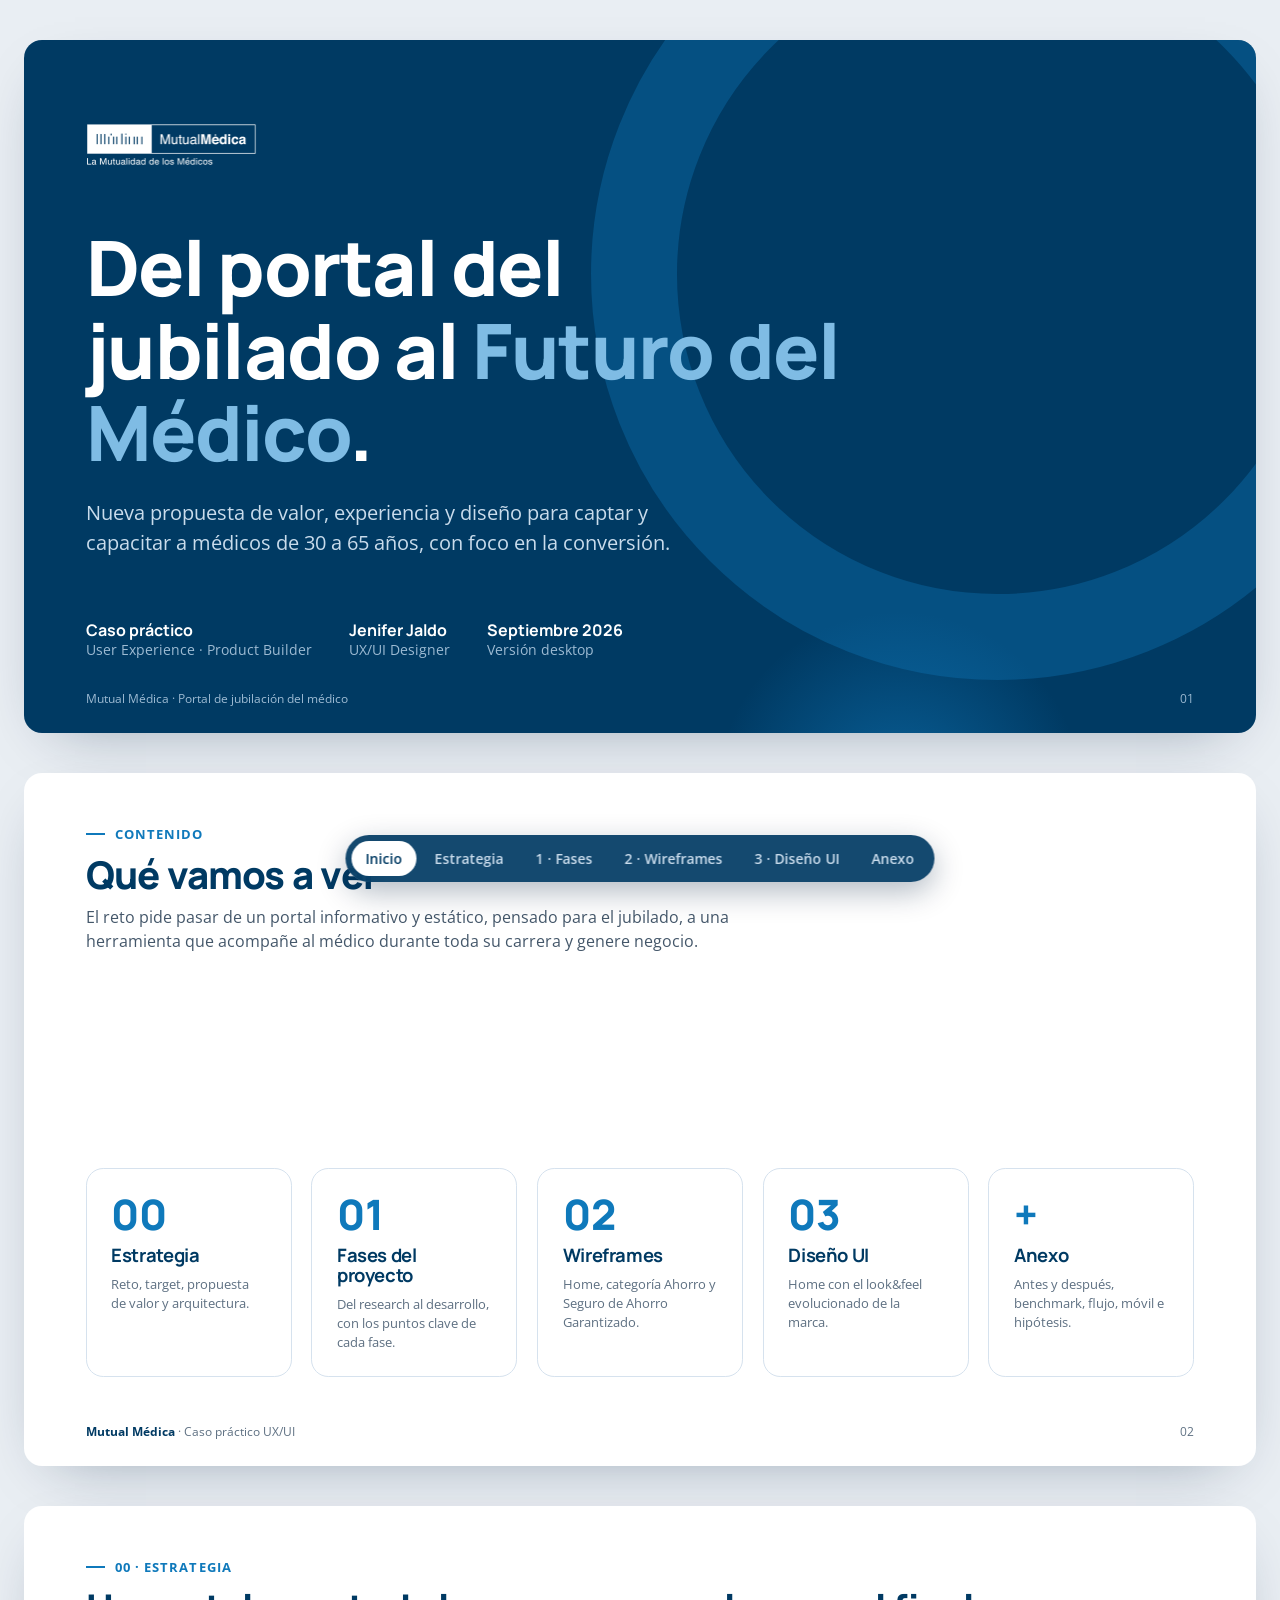
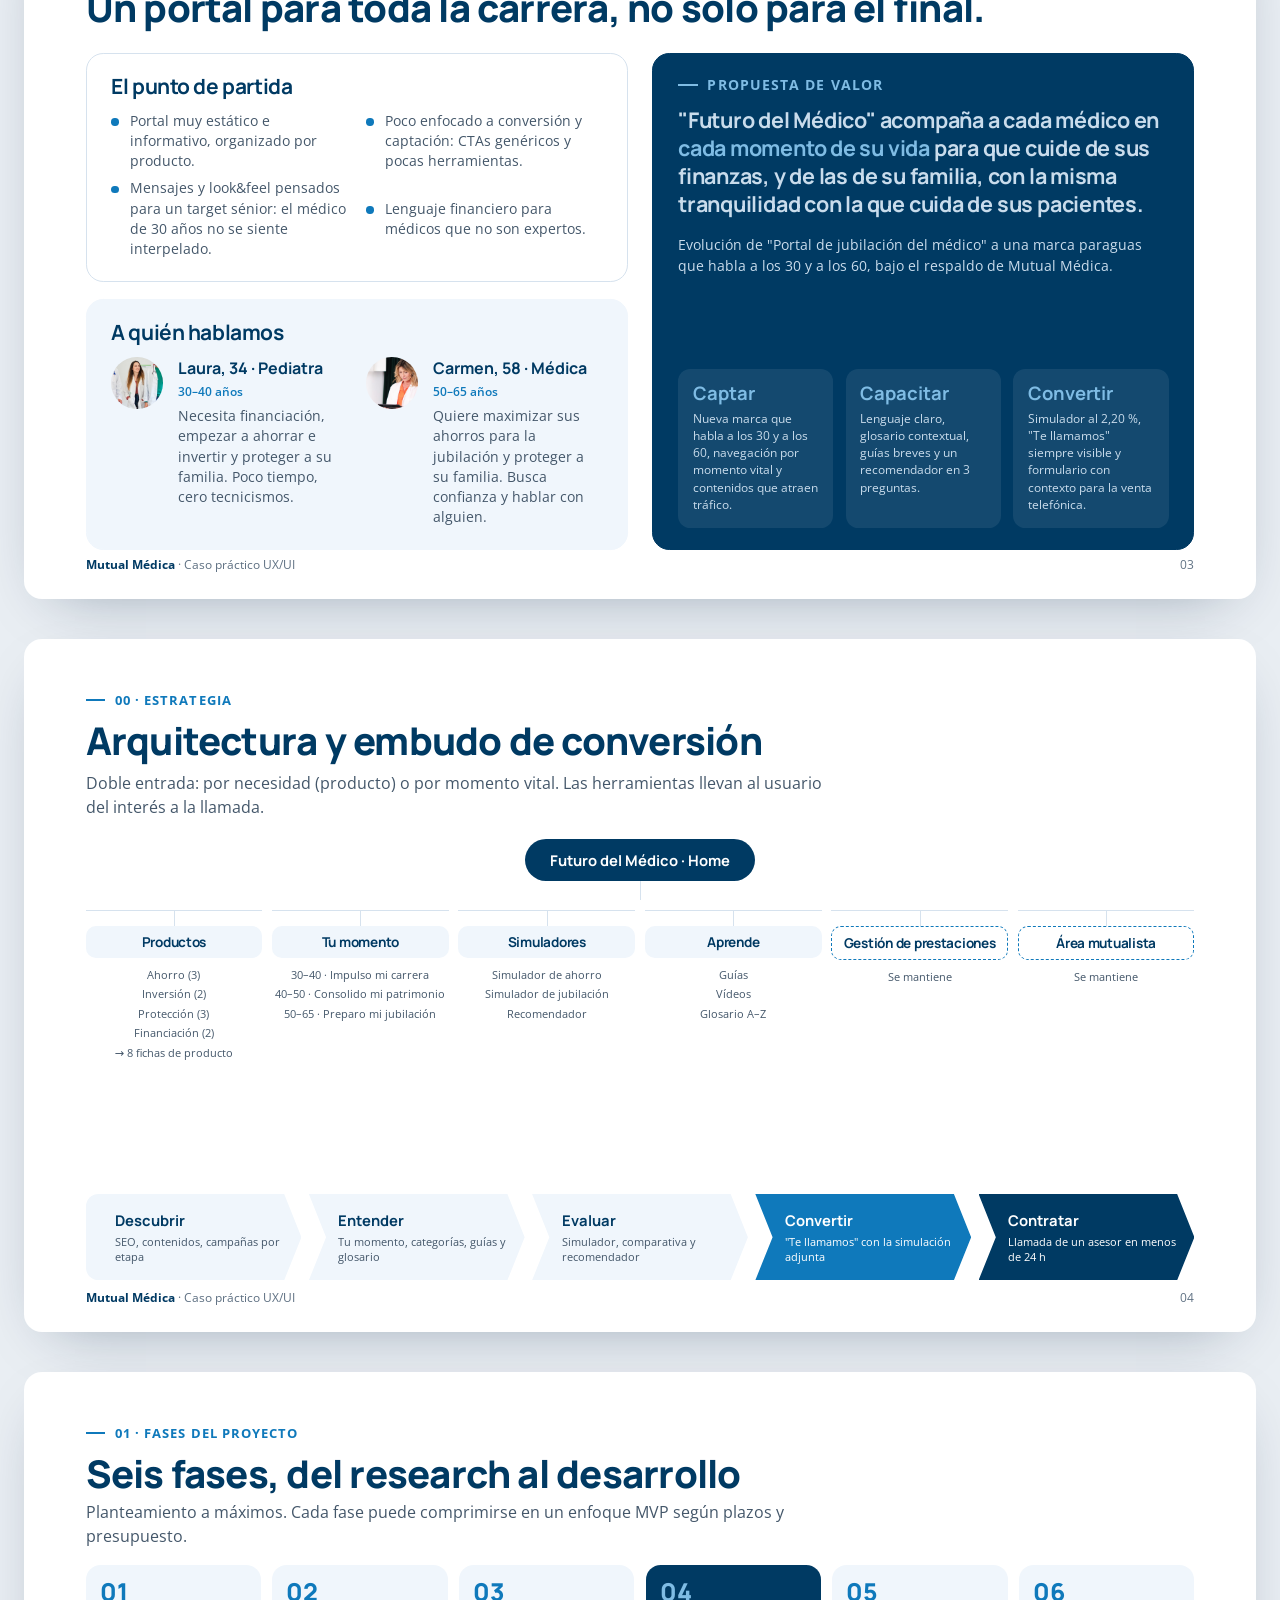
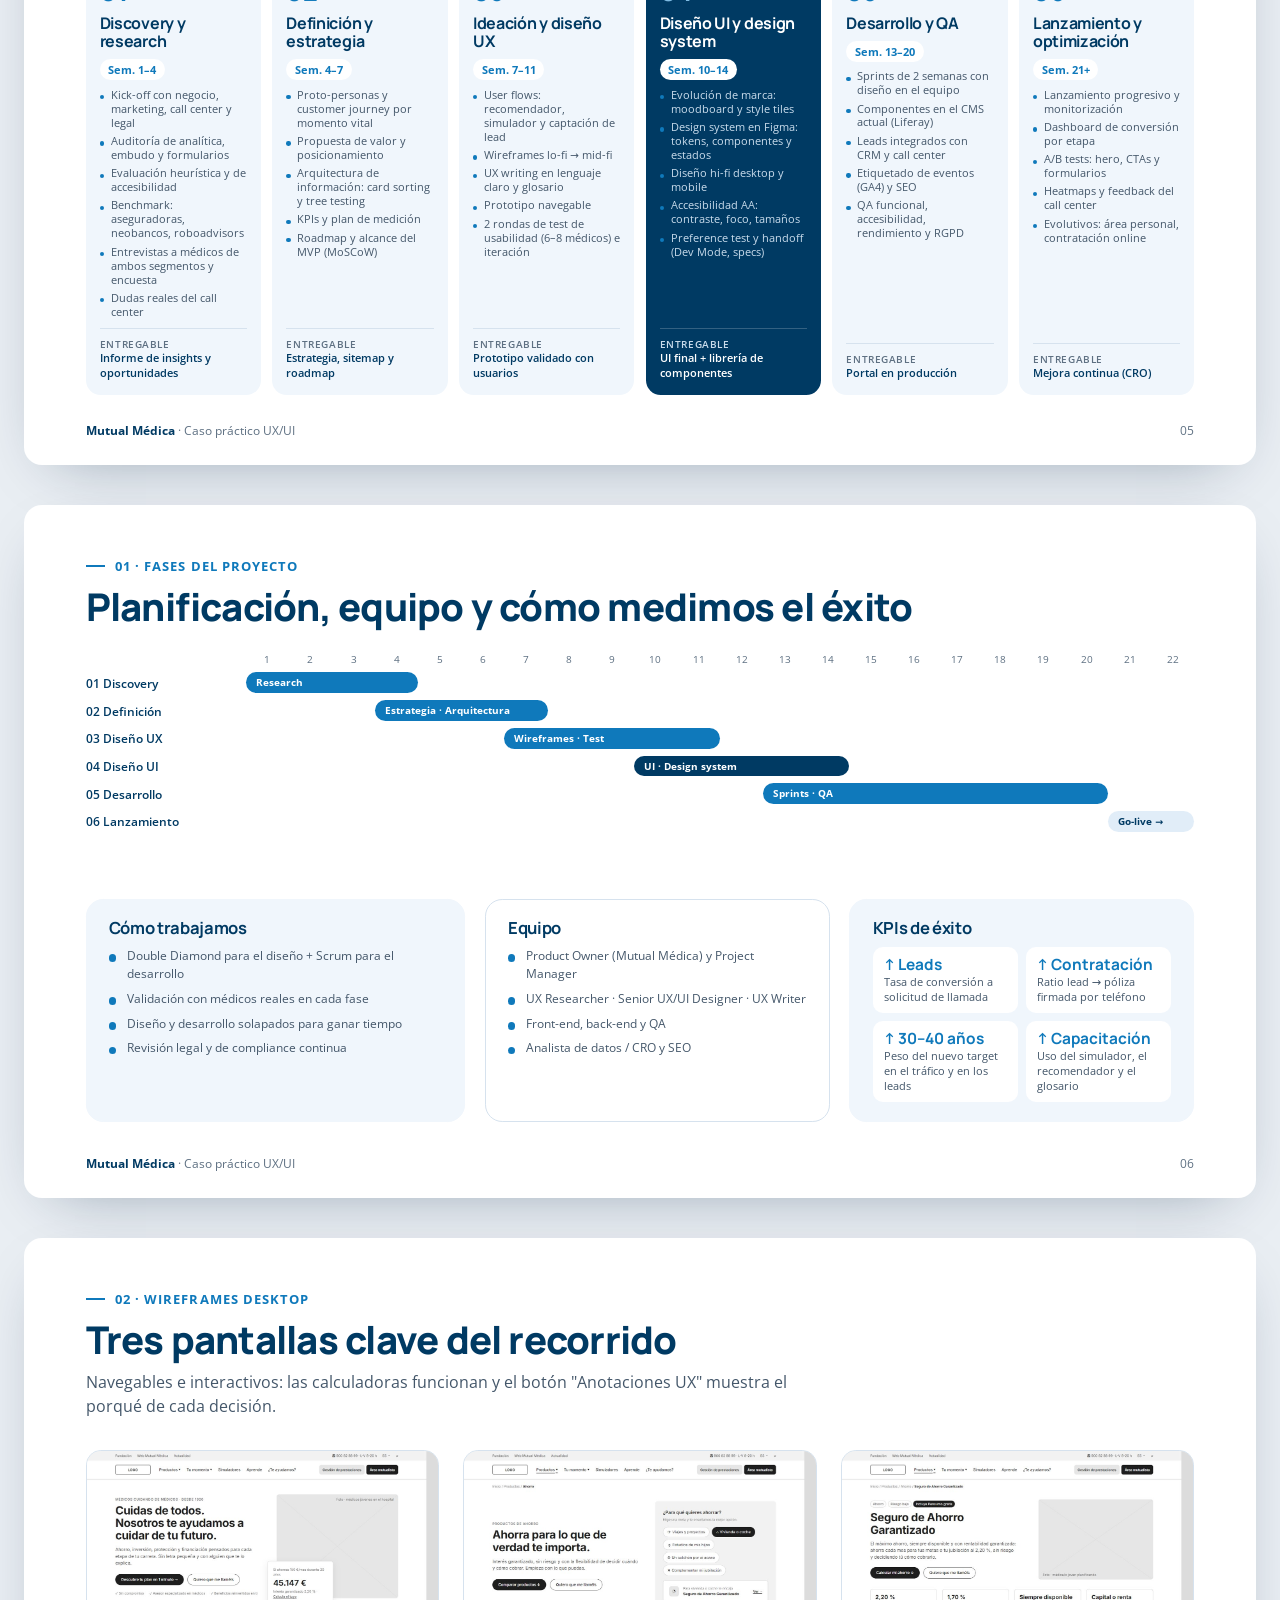
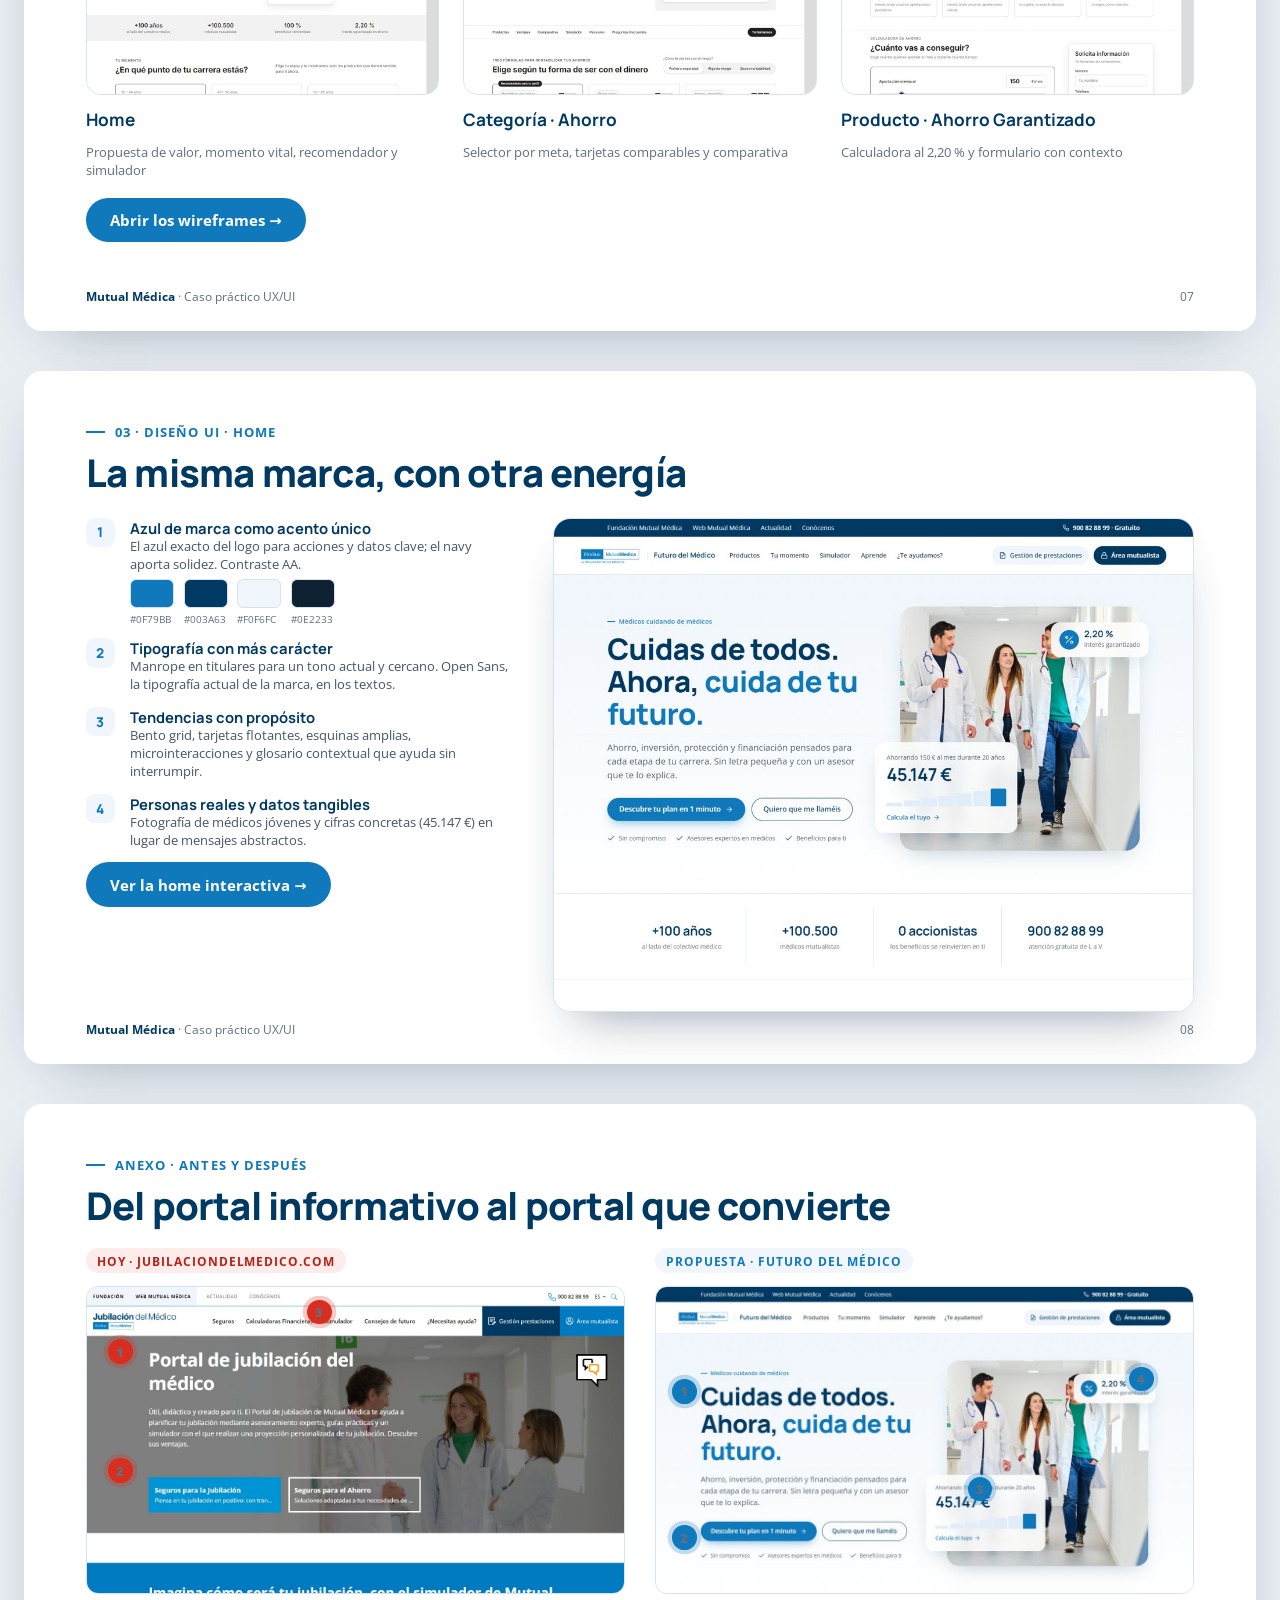
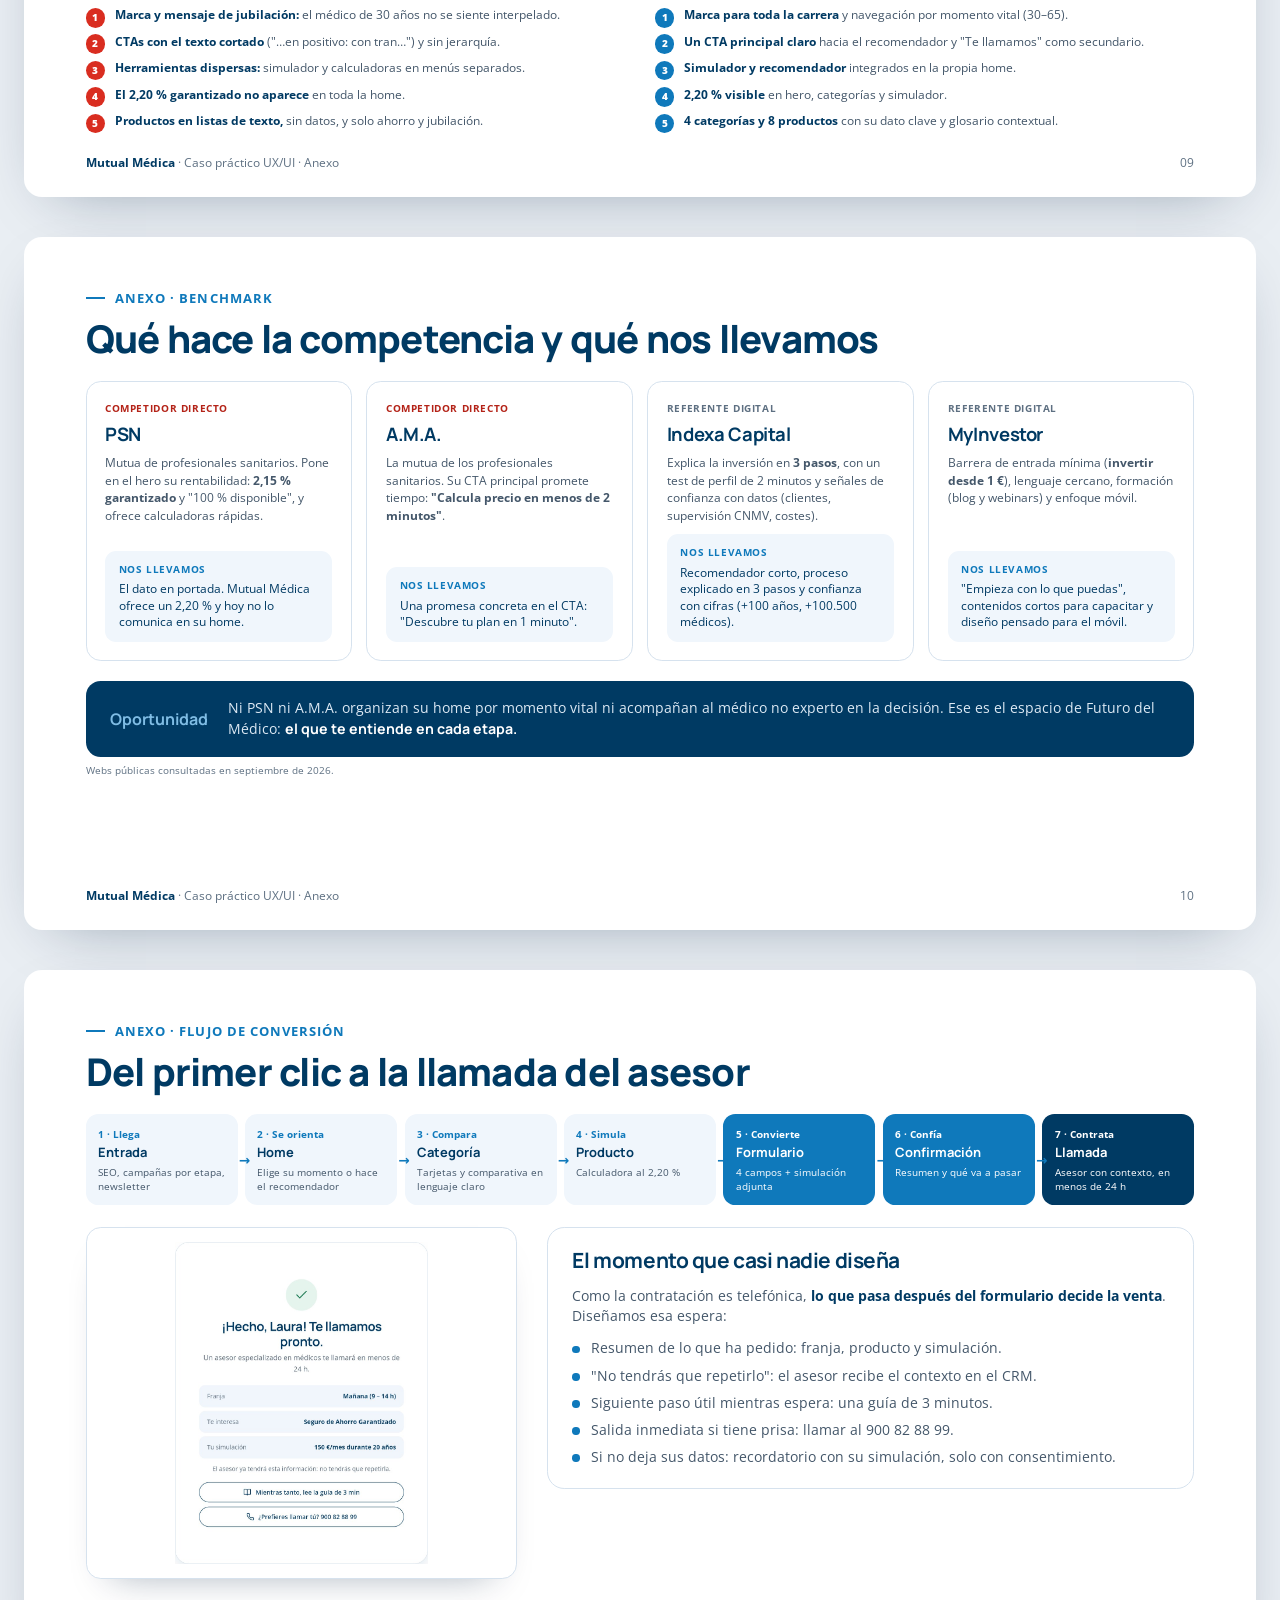
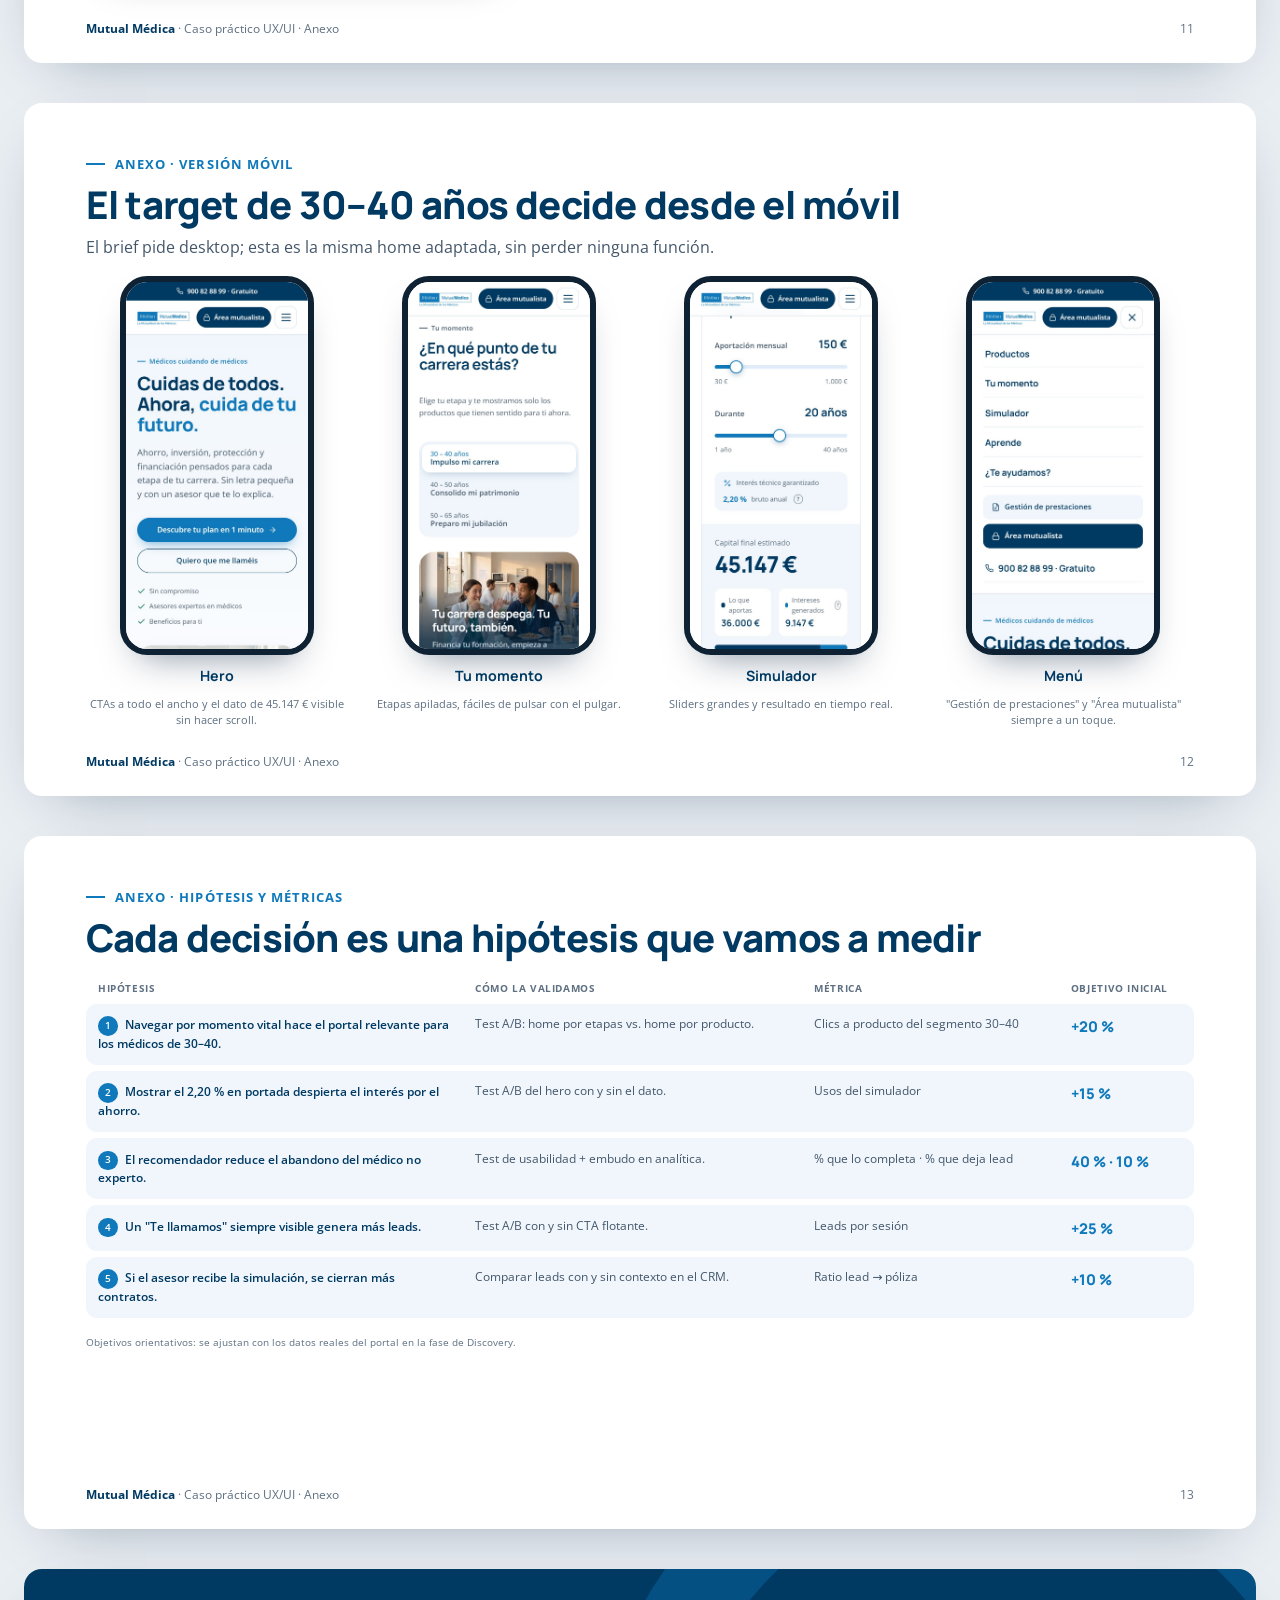
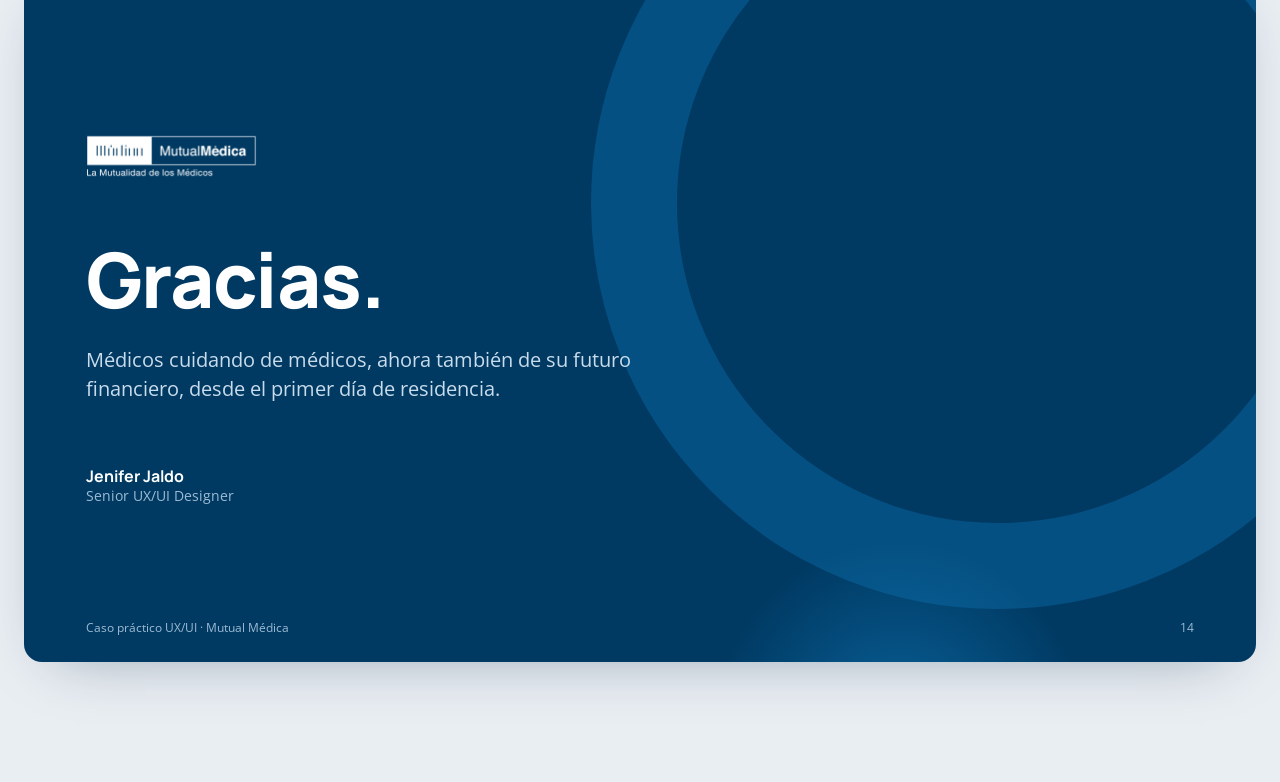
<file: index.html>
<!DOCTYPE html>
<html lang="es">
<head>
<meta charset="utf-8">
<meta name="viewport" content="width=device-width, initial-scale=1">
<meta name="robots" content="noindex, nofollow">
<title>Caso práctico UX/UI · Mutual Médica · Jenifer Jaldo</title>
<meta name="description" content="Rediseño del portal de jubilación del médico de Mutual Médica: fases, estrategia, wireframes y diseño UI.">
<link rel="preconnect" href="https://fonts.googleapis.com">
<link rel="preconnect" href="https://fonts.gstatic.com" crossorigin>
<link href="https://fonts.googleapis.com/css2?family=Open+Sans:wght@400;500;600;700&family=Manrope:wght@500;600;700;800&display=swap" rel="stylesheet">
<style>
:root{
  --accent:#0F79BB; --navy:#003A63; --ink:#0E2233; --ink-2:#44576A; --ink-3:#5E7082;
  --sky:#F0F6FC; --sky-2:#E1EDF8; --line:#D6E2EE; --bg:#E9EEF3;
  --head:"Manrope",system-ui,sans-serif; --body:"Open Sans",system-ui,sans-serif;
}
*{box-sizing:border-box;margin:0;padding:0}
html{scroll-behavior:smooth;scroll-snap-type:y proximity}
body{font-family:var(--body);color:var(--ink);background:var(--bg);-webkit-font-smoothing:antialiased}
a{color:inherit;text-decoration:none}

/* navegación de la presentación */
.dock{position:fixed;left:50%;bottom:18px;transform:translateX(-50%);z-index:20;display:flex;gap:4px;padding:6px;border-radius:999px;background:rgba(0,58,99,.92);backdrop-filter:blur(10px);box-shadow:0 10px 30px rgba(0,30,60,.3);font-size:14px}
.dock a{padding:8px 14px;border-radius:999px;color:#C9DCEC;font-weight:600;white-space:nowrap}
.dock a:hover,.dock a.on{background:#fff;color:var(--navy)}

/* diapositiva 16:9 escalable (unidades cqw) */
.deck{display:flex;flex-direction:column;align-items:center;gap:40px;padding:40px 24px 120px}
.slide{width:min(1400px,100%);aspect-ratio:16/9;background:#fff;border-radius:18px;box-shadow:0 20px 60px -30px rgba(0,30,60,.4);container-type:inline-size;position:relative;overflow:hidden;scroll-snap-align:center}
.s{position:absolute;inset:0;padding:4.2cqw 5cqw;display:flex;flex-direction:column}
.s h1,.s h2,.s h3,.s h4{font-family:var(--head);color:var(--navy);letter-spacing:-.02em;line-height:1.08}
.kicker{font-size:1.05cqw;font-weight:700;color:var(--accent);letter-spacing:.08em;text-transform:uppercase;margin-bottom:.9cqw;display:flex;align-items:center;gap:.8cqw}
.kicker::before{content:"";width:1.6cqw;height:.16cqw;background:currentColor}
.s h2{font-size:3.1cqw;font-weight:800}
.sub{font-size:1.3cqw;color:var(--ink-2);margin-top:.8cqw;max-width:60cqw;line-height:1.5}
.foot{position:absolute;left:5cqw;right:5cqw;bottom:2.2cqw;display:flex;justify-content:space-between;font-size:.95cqw;color:var(--ink-3)}
.foot b{color:var(--navy)}

/* portada */
.cover{background:var(--navy);color:#fff}
.cover .s{justify-content:center}
.cover::before{content:"";position:absolute;right:-12cqw;top:-14cqw;width:52cqw;height:52cqw;border-radius:50%;border:7cqw solid rgba(15,121,187,.35)}
.cover::after{content:"";position:absolute;right:14cqw;bottom:-20cqw;width:30cqw;height:30cqw;border-radius:50%;background:radial-gradient(circle,rgba(15,121,187,.6),transparent 70%)}
.cover img{height:4.6cqw;width:auto;align-self:flex-start;margin-bottom:4.5cqw;position:relative}
.cover h1{font-size:6.2cqw;color:#fff;font-weight:800;max-width:62cqw;position:relative}
.cover h1 em{font-style:normal;color:#7FBCE4}
.cover p{font-size:1.6cqw;color:#C9DCEC;margin-top:2cqw;max-width:52cqw;line-height:1.5;position:relative}
.cover .meta{display:flex;gap:3cqw;margin-top:5cqw;font-size:1.1cqw;color:#9DBBD3;position:relative}
.cover .meta b{display:block;color:#fff;font-size:1.3cqw;font-family:var(--head)}
.cover .foot{color:#9DBBD3}

/* índice */
.toc{display:grid;grid-template-columns:repeat(5,1fr);gap:1.6cqw;margin-top:auto;margin-bottom:3cqw}
.toc a{border:1px solid var(--line);border-radius:1.4cqw;padding:2cqw;display:flex;flex-direction:column;gap:.8cqw;transition:border-color .2s,transform .2s}
.toc a:hover{border-color:var(--accent);transform:translateY(-.3cqw)}
.toc .n{font-family:var(--head);font-size:3.4cqw;font-weight:800;color:var(--accent);line-height:1}
.toc h4{font-size:1.5cqw}
.toc p{font-size:1.05cqw;color:var(--ink-3);line-height:1.45}

/* estrategia */
.cols2{display:grid;grid-template-columns:1fr 1fr;gap:2cqw;margin-top:2cqw;margin-bottom:3.2cqw;flex:1;min-height:0}
.box{border:1px solid var(--line);border-radius:1.4cqw;padding:1.7cqw 2cqw}
.box.sky{background:var(--sky);border-color:var(--sky)}
.box.navy{background:var(--navy);border-color:var(--navy);color:#fff}
.box.navy h3,.box.navy h4{color:#fff}
.box h3{font-size:1.7cqw;margin-bottom:1.1cqw}
.box h4{font-size:1.25cqw;margin-bottom:.4cqw}
.box p,.box li{font-size:1.1cqw;line-height:1.5;color:var(--ink-2)}
.box.navy p,.box.navy li{color:#C9DCEC}
.box ul{list-style:none;display:grid;gap:.55cqw}
.box li{padding-left:1.5cqw;position:relative}
.box li::before{content:"";position:absolute;left:0;top:.62cqw;width:.6cqw;height:.6cqw;border-radius:50%;background:var(--accent)}
.vs{display:grid;grid-template-columns:1fr 1fr;gap:1.6cqw}
.persona{display:flex;gap:1.2cqw;align-items:flex-start}
.persona .av{width:4.2cqw;height:4.2cqw;border-radius:50%;background-size:cover;background-position:center;flex:none}
.persona b{font-family:var(--head);color:var(--navy);font-size:1.3cqw;display:block}
.persona span{font-size:1cqw;color:var(--accent);font-weight:600}
.box .vp{font-family:var(--head);font-weight:700;font-size:1.75cqw;line-height:1.3;color:#fff;letter-spacing:-.01em}
.vp em{font-style:normal;color:#7FBCE4}
.princ{display:grid;grid-template-columns:repeat(5,1fr);gap:1cqw;margin-top:1.6cqw}
.princ div{background:rgba(255,255,255,.08);border-radius:1cqw;padding:1.2cqw}
.princ b{display:block;font-family:var(--head);font-size:1.5cqw;color:#7FBCE4;line-height:1;margin-bottom:.6cqw}
.princ p{font-size:1cqw!important;line-height:1.4!important}

/* arquitectura */
.tree{display:grid;grid-template-columns:repeat(6,1fr);gap:.8cqw;position:relative;margin-top:1.6cqw}
.tree .root{grid-column:1/-1;justify-self:center;background:var(--navy);color:#fff;font-family:var(--head);font-weight:700;font-size:1.2cqw;padding:.9cqw 2cqw;border-radius:999px;margin-bottom:1.6cqw;position:relative}
.tree .root::after{content:"";position:absolute;left:50%;top:100%;height:1.6cqw;width:1px;background:var(--line)}
.node{border-top:1px solid var(--line);padding-top:1.2cqw;position:relative}
.node::before{content:"";position:absolute;left:50%;top:0;height:1.2cqw;width:1px;background:var(--line)}
.node h4{font-size:1.1cqw;text-align:center;background:var(--sky);border-radius:.8cqw;padding:.7cqw .4cqw;margin-bottom:.7cqw;color:var(--navy)}
.node.keep h4{background:#fff;border:1.5px dashed var(--accent)}
.node ul{list-style:none;display:grid;gap:.35cqw}
.node li{font-size:.92cqw;color:var(--ink-2);text-align:center;line-height:1.35}
.funnel{display:grid;grid-template-columns:repeat(5,1fr);gap:.6cqw;margin-top:auto}
.funnel div{background:var(--sky);padding:1.3cqw 1.2cqw;position:relative;clip-path:polygon(0 0,92% 0,100% 50%,92% 100%,0 100%,8% 50%)}
.funnel div:first-child{clip-path:polygon(0 0,92% 0,100% 50%,92% 100%,0 100%);border-radius:1cqw 0 0 1cqw}
.funnel div:nth-child(4){background:var(--accent)}
.funnel div:nth-child(5){background:var(--navy)}
.funnel div:nth-child(n+4) b,.funnel div:nth-child(n+4) p{color:#fff}
.funnel b{font-family:var(--head);font-size:1.2cqw;color:var(--navy);display:block;padding-left:1.2cqw}
.funnel p{font-size:.92cqw;color:var(--ink-2);padding-left:1.2cqw;line-height:1.35;margin-top:.3cqw}

/* fases */
.phases{display:grid;grid-template-columns:repeat(6,1fr);gap:.9cqw;margin-top:1.4cqw;margin-bottom:2.4cqw;flex:1;min-height:0}
.ph{border-radius:1.2cqw;padding:1.2cqw 1.15cqw;background:var(--sky);display:flex;flex-direction:column;gap:.7cqw;position:relative}
.ph .num{font-family:var(--head);font-weight:800;font-size:2cqw;color:var(--accent);line-height:1}
.ph h4{font-size:1.3cqw;line-height:1.15}
.ph .wk{font-size:.9cqw;font-weight:700;color:var(--accent);background:#fff;border-radius:999px;padding:.25cqw .7cqw;align-self:flex-start}
.ph ul{list-style:none;display:grid;gap:.35cqw}
.ph li{font-size:.86cqw;line-height:1.32;color:var(--ink-2);padding-left:.9cqw;position:relative}
.ph li::before{content:"";position:absolute;left:0;top:.52cqw;width:.35cqw;height:.35cqw;border-radius:50%;background:var(--accent)}
.ph .out{margin-top:auto;font-size:.88cqw;color:var(--navy);font-weight:600;border-top:1px solid var(--line);padding-top:.7cqw;line-height:1.35}
.ph .out span{display:block;font-size:.8cqw;color:var(--ink-3);font-weight:600;text-transform:uppercase;letter-spacing:.06em}
.ph:nth-child(4){background:var(--navy)}
.ph:nth-child(4) h4,.ph:nth-child(4) .out{color:#fff}
.ph:nth-child(4) li,.ph:nth-child(4) .out span{color:#C9DCEC}
.ph:nth-child(4) .num{color:#7FBCE4}
.ph:nth-child(4) .out{border-color:rgba(255,255,255,.2)}
.dd{display:flex;gap:1cqw;align-items:center;margin-top:1.2cqw;font-size:.95cqw;color:var(--ink-3)}
.dd i{flex:1;height:.25cqw;border-radius:1cqw;background:linear-gradient(90deg,var(--accent),var(--navy))}

/* gantt */
.gantt{margin-top:2cqw;display:grid;grid-template-columns:13cqw repeat(22,1fr);row-gap:.55cqw;align-items:center;font-size:.95cqw}
.gantt .h{color:var(--ink-3);font-size:.8cqw;text-align:center}
.gantt .lbl{font-weight:600;color:var(--navy)}
.gantt .bar{height:1.7cqw;border-radius:999px;background:var(--accent);color:#fff;font-size:.78cqw;font-weight:700;display:flex;align-items:center;padding:0 .8cqw;white-space:nowrap;overflow:hidden}
.gantt .bar.n{background:var(--navy)}.gantt .bar.l{background:var(--sky-2);color:var(--navy)}
.gantt .ms{grid-row:span 1;justify-self:center;width:1.1cqw;height:1.1cqw;background:var(--navy);transform:rotate(45deg);border-radius:.15cqw}
.g3{display:grid;grid-template-columns:1.1fr 1fr 1fr;gap:1.6cqw;margin-top:auto;margin-bottom:2cqw}
.g3 .box{padding:1.5cqw 1.8cqw}
.g3 .box h3{font-size:1.35cqw;margin-bottom:.8cqw}
.g3 li,.g3 p{font-size:.98cqw!important}
.kpis{display:grid;grid-template-columns:1fr 1fr;gap:.6cqw}
.kpis div{background:#fff;border-radius:.8cqw;padding:.7cqw .9cqw;font-size:.92cqw;color:var(--ink-2);line-height:1.3}
.kpis b{display:block;font-family:var(--head);color:var(--accent);font-size:1.25cqw}

/* entregables */
.shots{display:grid;grid-template-columns:repeat(3,1fr);gap:2cqw;margin-top:2.6cqw}
.shot{display:flex;flex-direction:column;gap:1cqw;transition:transform .2s}
.shot:hover{transform:translateY(-.4cqw)}
.shot .frame{border-radius:1.2cqw;overflow:hidden;border:1px solid var(--line);aspect-ratio:1440/1000;background:var(--sky)}
.shot .frame img{width:100%;height:100%;object-fit:cover;object-position:top}
.shot b{font-family:var(--head);font-size:1.4cqw;color:var(--navy)}
.shot span{font-size:1.05cqw;color:var(--ink-3)}
.cta{display:inline-flex;align-items:center;gap:.8cqw;background:var(--accent);color:#fff;font-weight:700;font-size:1.2cqw;padding:1cqw 2cqw;border-radius:999px;align-self:flex-start}
.ui-slide{display:grid;grid-template-columns:.8fr 1.2fr;gap:3.2cqw;flex:1;min-height:0;margin-top:2cqw}
.ui-slide .frame{border-radius:1.4cqw;overflow:hidden;box-shadow:0 2cqw 4cqw -2cqw rgba(0,30,60,.45);border:1px solid var(--line)}
.ui-slide .frame img{width:100%;height:100%;object-fit:cover;object-position:top}
.decisions{display:grid;gap:1cqw;align-content:start}
.decisions>div{display:flex;gap:1.2cqw}
.decisions b{font-family:var(--head);color:var(--navy);font-size:1.2cqw;display:block}
.decisions p{font-size:1.02cqw;color:var(--ink-2);line-height:1.45}
.decisions .cta{justify-self:start}
.decisions i{width:2.4cqw;height:2.4cqw;border-radius:.7cqw;background:var(--sky);flex:none;display:grid;place-items:center;color:var(--accent);font-style:normal;font-weight:800;font-family:var(--head);font-size:1.1cqw}
.swatches{display:flex;gap:.8cqw;margin-top:.4cqw}
.swatches span{display:flex;flex-direction:column;gap:.3cqw;font-size:.8cqw;color:var(--ink-3)}
.swatches span::before{content:"";width:3.4cqw;height:2.2cqw;border-radius:.5cqw;background:var(--c);border:1px solid var(--line)}

/* ── Anexo ── */
.ba{display:grid;grid-template-columns:1fr 1fr;gap:2.4cqw;margin-top:1.8cqw;flex:1;min-height:0}
.ba .col{display:flex;flex-direction:column;gap:1.1cqw;min-height:0}
.ba .lbl{display:inline-flex;align-self:flex-start;font-size:.95cqw;font-weight:700;letter-spacing:.08em;text-transform:uppercase;padding:.35cqw .9cqw;border-radius:999px}
.ba .lbl.a{background:#FDECEA;color:#B42318}.ba .lbl.d{background:var(--sky);color:var(--accent)}
.ba .shot{position:relative;border-radius:1cqw;overflow:hidden;border:1px solid var(--line);aspect-ratio:1440/820}
.ba .shot img{width:100%;height:100%;object-fit:cover;object-position:top}
.mk{position:absolute;width:2cqw;height:2cqw;border-radius:50%;background:#D92D20;color:#fff;font-weight:800;font-size:1cqw;display:grid;place-items:center;box-shadow:0 0 0 .35cqw rgba(217,45,32,.25)}
.mk.d{background:var(--accent);box-shadow:0 0 0 .35cqw rgba(15,121,187,.25)}
.ba ol{list-style:none;display:grid;gap:.5cqw;counter-reset:n}
.ba li{counter-increment:n;display:flex;gap:.8cqw;font-size:.98cqw;line-height:1.4;color:var(--ink-2)}
.ba li::before{content:counter(n);flex:none;width:1.6cqw;height:1.6cqw;border-radius:50%;display:grid;place-items:center;font-size:.8cqw;font-weight:800;color:#fff;background:#D92D20;margin-top:.05cqw}
.ba .col.after li::before{background:var(--accent)}
.ba li b{color:var(--navy)}

.bench{display:grid;grid-template-columns:repeat(4,1fr);gap:1.2cqw;margin-top:1.8cqw}
.bc{border:1px solid var(--line);border-radius:1.2cqw;padding:1.5cqw;display:flex;flex-direction:column;gap:.8cqw}
.bc .type{font-size:.82cqw;font-weight:700;letter-spacing:.06em;text-transform:uppercase;color:var(--ink-3)}
.bc.direct .type{color:#B42318}
.bc h4{font-size:1.5cqw}
.bc .good{font-size:.98cqw;line-height:1.45;color:var(--ink-2)}
.bc .take{margin-top:auto;background:var(--sky);border-radius:.9cqw;padding:1cqw 1.1cqw;font-size:.95cqw;line-height:1.4;color:var(--navy)}
.bc .take b{display:block;font-size:.8cqw;letter-spacing:.06em;text-transform:uppercase;color:var(--accent);margin-bottom:.3cqw}
.insight{margin-top:1.6cqw;margin-bottom:3cqw;background:var(--navy);color:#fff;border-radius:1.2cqw;padding:1.4cqw 2cqw;display:flex;gap:1.6cqw;align-items:center}
.insight b{font-family:var(--head);font-size:1.3cqw;color:#7FBCE4;flex:none}
.insight p{font-size:1.15cqw;line-height:1.45;color:#DCE9F4}
.src{font-size:.78cqw;color:var(--ink-3);margin-top:.6cqw}

.flow{display:grid;grid-template-columns:repeat(7,1fr);gap:.6cqw;margin-top:1.8cqw}
.flow div{background:var(--sky);border-radius:1cqw;padding:1cqw;position:relative}
.flow div:not(:last-child)::after{content:"→";position:absolute;right:-.55cqw;top:50%;transform:translate(50%,-50%);font-size:1.1cqw;color:var(--accent);font-weight:800;z-index:1}
.flow b{display:block;font-family:var(--head);font-size:1.05cqw;color:var(--navy)}
.flow span{display:block;font-size:.8cqw;font-weight:700;color:var(--accent);margin-bottom:.2cqw}
.flow p{font-size:.85cqw;color:var(--ink-2);line-height:1.35;margin-top:.3cqw}
.flow .hl{background:var(--accent)}.flow .hl b,.flow .hl p,.flow .hl span{color:#fff}
.flow .nv{background:var(--navy)}.flow .nv b,.flow .nv p,.flow .nv span{color:#fff}
.conf{display:grid;grid-template-columns:.8fr 1.2fr;gap:2.4cqw;margin-top:1.8cqw;flex:1;min-height:0;margin-bottom:2.6cqw}
.conf .frame{border-radius:1.2cqw;overflow:hidden;border:1px solid var(--line);box-shadow:0 1.5cqw 3cqw -2cqw rgba(0,30,60,.4)}
.conf .frame{background:#fff;position:relative;min-height:0}.conf .frame img{position:absolute;inset:4%;width:92%;height:92%;object-fit:contain}

.phones{display:grid;grid-template-columns:repeat(4,1fr);gap:1.6cqw;margin-top:1.4cqw;align-items:start}
.ph-f{display:flex;flex-direction:column;gap:.9cqw;align-items:center}
.ph-f .dev{width:74%;aspect-ratio:390/760;border-radius:2.2cqw;border:.55cqw solid #0E2233;overflow:hidden;background:#fff;box-shadow:0 1.6cqw 3cqw -1.6cqw rgba(0,30,60,.5)}
.ph-f .dev img{width:100%;height:100%;object-fit:cover;object-position:top}
.ph-f b{font-family:var(--head);font-size:1.15cqw;color:var(--navy);text-align:center}
.ph-f p{font-size:.92cqw;color:var(--ink-3);text-align:center;line-height:1.4}

.hyp{width:100%;border-collapse:separate;border-spacing:0 .5cqw;margin-top:1.4cqw}
.hyp th{font-size:.85cqw;text-transform:uppercase;letter-spacing:.06em;color:var(--ink-3);text-align:left;padding:0 1cqw .2cqw}
.hyp td{background:var(--sky);padding:1cqw;font-size:.98cqw;line-height:1.4;color:var(--ink-2);vertical-align:top}
.hyp td:first-child{border-radius:.9cqw 0 0 .9cqw;color:var(--navy);font-weight:600;width:34%}
.hyp td:last-child{border-radius:0 .9cqw .9cqw 0;font-family:var(--head);font-weight:800;color:var(--accent);font-size:1.2cqw;white-space:nowrap}
.hyp td i{font-style:normal;display:inline-grid;place-items:center;width:1.6cqw;height:1.6cqw;border-radius:50%;background:var(--accent);color:#fff;font-size:.8cqw;margin-right:.6cqw}

@media (max-width:700px){.dock{font-size:12px}.dock a{padding:6px 9px}.deck{padding:16px 8px 90px;gap:16px}}
@media print{
  @page{size:1400px 787.5px;margin:0}
  body{background:#fff}.dock{display:none}.deck{padding:0;gap:0}
  .slide{width:1400px;border-radius:0;box-shadow:none;break-after:page}
}
</style>
</head>
<body>

<nav class="dock" aria-label="Secciones">
  <a href="#portada">Inicio</a>
  <a href="#estrategia">Estrategia</a>
  <a href="#fases">1 · Fases</a>
  <a href="#wireframes">2 · Wireframes</a>
  <a href="#ui">3 · Diseño UI</a>
  <a href="#anexo">Anexo</a>
</nav>

<div class="deck">

  <!-- PORTADA -->
  <section class="slide cover" id="portada">
    <div class="s">
      <img src="assets/logo-mutual-medica-blanco.png" alt="Mutual Médica">
      <h1>Del portal del jubilado al <em>Futuro del Médico</em>.</h1>
      <p>Nueva propuesta de valor, experiencia y diseño para captar y capacitar a médicos de 30 a 65 años, con foco en la conversión.</p>
      <div class="meta">
        <div><b>Caso práctico</b>User Experience · Product Builder</div>
        <div><b>Jenifer Jaldo</b>UX/UI Designer</div>
        <div><b>Septiembre 2026</b>Versión desktop</div>
      </div>
    </div>
    <div class="foot"><span>Mutual Médica · Portal de jubilación del médico</span><span>01</span></div>
  </section>

  <!-- ÍNDICE -->
  <section class="slide">
    <div class="s">
      <p class="kicker">Contenido</p>
      <h2>Qué vamos a ver</h2>
      <p class="sub">El reto pide pasar de un portal informativo y estático, pensado para el jubilado, a una herramienta que acompañe al médico durante toda su carrera y genere negocio.</p>
      <div class="toc">
        <a href="#estrategia"><span class="n">00</span><h4>Estrategia</h4><p>Reto, target, propuesta de valor y arquitectura.</p></a>
        <a href="#fases"><span class="n">01</span><h4>Fases del proyecto</h4><p>Del research al desarrollo, con los puntos clave de cada fase.</p></a>
        <a href="#wireframes"><span class="n">02</span><h4>Wireframes</h4><p>Home, categoría Ahorro y Seguro de Ahorro Garantizado.</p></a>
        <a href="#ui"><span class="n">03</span><h4>Diseño UI</h4><p>Home con el look&amp;feel evolucionado de la marca.</p></a>
        <a href="#anexo"><span class="n">+</span><h4>Anexo</h4><p>Antes y después, benchmark, flujo, móvil e hipótesis.</p></a>
      </div>
    </div>
    <div class="foot"><span><b>Mutual Médica</b> · Caso práctico UX/UI</span><span>02</span></div>
  </section>

  <!-- ESTRATEGIA 1 -->
  <section class="slide" id="estrategia">
    <div class="s">
      <p class="kicker">00 · Estrategia</p>
      <h2>Un portal para toda la carrera, no solo para el final.</h2>
      <div class="cols2">
        <div style="display:grid;gap:1.4cqw;grid-template-rows:auto 1fr">
          <div class="box">
            <h3>El punto de partida</h3>
            <div class="vs">
              <ul>
                <li>Portal muy estático e informativo, organizado por producto.</li>
                <li>Mensajes y look&amp;feel pensados para un target sénior: el médico de 30 años no se siente interpelado.</li>
              </ul>
              <ul>
                <li>Poco enfocado a conversión y captación: CTAs genéricos y pocas herramientas.</li>
                <li>Lenguaje financiero para médicos que no son expertos.</li>
              </ul>
            </div>
          </div>
          <div class="box sky">
            <h3>A quién hablamos</h3>
            <div class="vs">
              <div class="persona"><span class="av" style="background-image:url(assets/foto-jovenes.jpg);background-position:47% 22%;background-size:320%"></span><div><b>Laura, 34 · Pediatra</b><span>30–40 años</span><p style="margin-top:.4cqw">Necesita financiación, empezar a ahorrar e invertir y proteger a su familia. Poco tiempo, cero tecnicismos.</p></div></div>
              <div class="persona"><span class="av" style="background-image:url(assets/foto-senior.jpg);background-position:74% 18%;background-size:320%"></span><div><b>Carmen, 58 · Médica</b><span>50–65 años</span><p style="margin-top:.4cqw">Quiere maximizar sus ahorros para la jubilación y proteger a su familia. Busca confianza y hablar con alguien.</p></div></div>
            </div>
          </div>
        </div>
        <div class="box navy" style="display:flex;flex-direction:column">
          <p class="kicker" style="color:#7FBCE4">Propuesta de valor</p>
          <p class="vp">"Futuro del Médico" acompaña a cada médico en <em>cada momento de su vida</em> para que cuide de sus finanzas, y de las de su familia, con la misma tranquilidad con la que cuida de sus pacientes.</p>
          <p style="margin-top:1.4cqw">Evolución de "Portal de jubilación del médico" a una marca paraguas que habla a los 30 y a los 60, bajo el respaldo de Mutual Médica.</p>
          <div class="princ" style="margin-top:auto;grid-template-columns:repeat(3,1fr)">
            <div><b>Captar</b><p>Nueva marca que habla a los 30 y a los 60, navegación por momento vital y contenidos que atraen tráfico.</p></div>
            <div><b>Capacitar</b><p>Lenguaje claro, glosario contextual, guías breves y un recomendador en 3 preguntas.</p></div>
            <div><b>Convertir</b><p>Simulador al 2,20&nbsp;%, "Te llamamos" siempre visible y formulario con contexto para la venta telefónica.</p></div>
          </div>
        </div>
      </div>
    </div>
    <div class="foot"><span><b>Mutual Médica</b> · Caso práctico UX/UI</span><span>03</span></div>
  </section>

  <!-- ESTRATEGIA 2 -->
  <section class="slide">
    <div class="s">
      <p class="kicker">00 · Estrategia</p>
      <h2>Arquitectura y embudo de conversión</h2>
      <p class="sub">Doble entrada: por necesidad (producto) o por momento vital. Las herramientas llevan al usuario del interés a la llamada.</p>
      <div class="tree">
        <div class="root">Futuro del Médico · Home</div>
        <div class="node"><h4>Productos</h4><ul><li>Ahorro (3)</li><li>Inversión (2)</li><li>Protección (3)</li><li>Financiación (2)</li><li>→ 8 fichas de producto</li></ul></div>
        <div class="node"><h4>Tu momento</h4><ul><li>30–40 · Impulso mi carrera</li><li>40–50 · Consolido mi patrimonio</li><li>50–65 · Preparo mi jubilación</li></ul></div>
        <div class="node"><h4>Simuladores</h4><ul><li>Simulador de ahorro</li><li>Simulador de jubilación</li><li>Recomendador</li></ul></div>
        <div class="node"><h4>Aprende</h4><ul><li>Guías</li><li>Vídeos</li><li>Glosario A–Z</li></ul></div>
        <div class="node keep"><h4>Gestión de prestaciones</h4><ul><li>Se mantiene</li></ul></div>
        <div class="node keep"><h4>Área mutualista</h4><ul><li>Se mantiene</li></ul></div>
      </div>
      <div class="funnel">
        <div><b>Descubrir</b><p>SEO, contenidos, campañas por etapa</p></div>
        <div><b>Entender</b><p>Tu momento, categorías, guías y glosario</p></div>
        <div><b>Evaluar</b><p>Simulador, comparativa y recomendador</p></div>
        <div><b>Convertir</b><p>"Te llamamos" con la simulación adjunta</p></div>
        <div><b>Contratar</b><p>Llamada de un asesor en menos de 24 h</p></div>
      </div>
    </div>
    <div class="foot"><span><b>Mutual Médica</b> · Caso práctico UX/UI</span><span>04</span></div>
  </section>

  <!-- FASES 1 -->
  <section class="slide" id="fases">
    <div class="s">
      <p class="kicker">01 · Fases del proyecto</p>
      <h2>Seis fases, del research al desarrollo</h2>
      <p class="sub" style="margin-top:.5cqw">Planteamiento a máximos. Cada fase puede comprimirse en un enfoque MVP según plazos y presupuesto.</p>
      <div class="phases">
        <div class="ph"><span class="num">01</span><h4>Discovery y research</h4><span class="wk">Sem. 1–4</span>
          <ul><li>Kick-off con negocio, marketing, call center y legal</li><li>Auditoría de analítica, embudo y formularios</li><li>Evaluación heurística y de accesibilidad</li><li>Benchmark: aseguradoras, neobancos, roboadvisors</li><li>Entrevistas a médicos de ambos segmentos y encuesta</li><li>Dudas reales del call center</li></ul>
          <p class="out"><span>Entregable</span>Informe de insights y oportunidades</p></div>
        <div class="ph"><span class="num">02</span><h4>Definición y estrategia</h4><span class="wk">Sem. 4–7</span>
          <ul><li>Proto-personas y customer journey por momento vital</li><li>Propuesta de valor y posicionamiento</li><li>Arquitectura de información: card sorting y tree testing</li><li>KPIs y plan de medición</li><li>Roadmap y alcance del MVP (MoSCoW)</li></ul>
          <p class="out"><span>Entregable</span>Estrategia, sitemap y roadmap</p></div>
        <div class="ph"><span class="num">03</span><h4>Ideación y diseño UX</h4><span class="wk">Sem. 7–11</span>
          <ul><li>User flows: recomendador, simulador y captación de lead</li><li>Wireframes lo-fi → mid-fi</li><li>UX writing en lenguaje claro y glosario</li><li>Prototipo navegable</li><li>2 rondas de test de usabilidad (6–8 médicos) e iteración</li></ul>
          <p class="out"><span>Entregable</span>Prototipo validado con usuarios</p></div>
        <div class="ph"><span class="num">04</span><h4>Diseño UI y design system</h4><span class="wk">Sem. 10–14</span>
          <ul><li>Evolución de marca: moodboard y style tiles</li><li>Design system en Figma: tokens, componentes y estados</li><li>Diseño hi-fi desktop y mobile</li><li>Accesibilidad AA: contraste, foco, tamaños</li><li>Preference test y handoff (Dev Mode, specs)</li></ul>
          <p class="out"><span>Entregable</span>UI final + librería de componentes</p></div>
        <div class="ph"><span class="num">05</span><h4>Desarrollo y QA</h4><span class="wk">Sem. 13–20</span>
          <ul><li>Sprints de 2 semanas con diseño en el equipo</li><li>Componentes en el CMS actual (Liferay)</li><li>Leads integrados con CRM y call center</li><li>Etiquetado de eventos (GA4) y SEO</li><li>QA funcional, accesibilidad, rendimiento y RGPD</li></ul>
          <p class="out"><span>Entregable</span>Portal en producción</p></div>
        <div class="ph"><span class="num">06</span><h4>Lanzamiento y optimización</h4><span class="wk">Sem. 21+</span>
          <ul><li>Lanzamiento progresivo y monitorización</li><li>Dashboard de conversión por etapa</li><li>A/B tests: hero, CTAs y formularios</li><li>Heatmaps y feedback del call center</li><li>Evolutivos: área personal, contratación online</li></ul>
          <p class="out"><span>Entregable</span>Mejora continua (CRO)</p></div>
      </div>
      
    </div>
    <div class="foot"><span><b>Mutual Médica</b> · Caso práctico UX/UI</span><span>05</span></div>
  </section>

  <!-- FASES 2 -->
  <section class="slide">
    <div class="s">
      <p class="kicker">01 · Fases del proyecto</p>
      <h2>Planificación, equipo y cómo medimos el éxito</h2>
      <div class="gantt" aria-label="Cronograma de 22 semanas">
        <span></span>
        <span class="h">1</span><span class="h">2</span><span class="h">3</span><span class="h">4</span><span class="h">5</span><span class="h">6</span><span class="h">7</span><span class="h">8</span><span class="h">9</span><span class="h">10</span><span class="h">11</span><span class="h">12</span><span class="h">13</span><span class="h">14</span><span class="h">15</span><span class="h">16</span><span class="h">17</span><span class="h">18</span><span class="h">19</span><span class="h">20</span><span class="h">21</span><span class="h">22</span>
        <span class="lbl">01 Discovery</span><span class="bar" style="grid-column:2/6">Research</span><span style="grid-column:6/-1"></span>
        <span class="lbl">02 Definición</span><span style="grid-column:2/5"></span><span class="bar" style="grid-column:5/9">Estrategia · Arquitectura</span><span style="grid-column:9/-1"></span>
        <span class="lbl">03 Diseño UX</span><span style="grid-column:2/8"></span><span class="bar" style="grid-column:8/13">Wireframes · Test</span><span style="grid-column:13/-1"></span>
        <span class="lbl">04 Diseño UI</span><span style="grid-column:2/11"></span><span class="bar n" style="grid-column:11/16">UI · Design system</span><span style="grid-column:16/-1"></span>
        <span class="lbl">05 Desarrollo</span><span style="grid-column:2/14"></span><span class="bar" style="grid-column:14/22">Sprints · QA</span><span style="grid-column:22/-1"></span>
        <span class="lbl">06 Lanzamiento</span><span style="grid-column:2/22"></span><span class="bar l" style="grid-column:22/24">Go-live →</span>
      </div>
      <div class="g3">
        <div class="box sky">
          <h3>Cómo trabajamos</h3>
          <ul>
            <li>Double Diamond para el diseño + Scrum para el desarrollo</li>
            <li>Validación con médicos reales en cada fase</li>
            <li>Diseño y desarrollo solapados para ganar tiempo</li>
            <li>Revisión legal y de compliance continua</li>
          </ul>
        </div>
        <div class="box">
          <h3>Equipo</h3>
          <ul>
            <li>Product Owner (Mutual Médica) y Project Manager</li>
            <li>UX Researcher · Senior UX/UI Designer · UX Writer</li>
            <li>Front-end, back-end y QA</li>
            <li>Analista de datos / CRO y SEO</li>
          </ul>
        </div>
        <div class="box sky">
          <h3>KPIs de éxito</h3>
          <div class="kpis">
            <div><b>↑ Leads</b>Tasa de conversión a solicitud de llamada</div>
            <div><b>↑ Contratación</b>Ratio lead → póliza firmada por teléfono</div>
            <div><b>↑ 30–40 años</b>Peso del nuevo target en el tráfico y en los leads</div>
            <div><b>↑ Capacitación</b>Uso del simulador, el recomendador y el glosario</div>
          </div>
        </div>
      </div>
    </div>
    <div class="foot"><span><b>Mutual Médica</b> · Caso práctico UX/UI</span><span>06</span></div>
  </section>

  <!-- WIREFRAMES -->
  <section class="slide" id="wireframes">
    <div class="s">
      <p class="kicker">02 · Wireframes desktop</p>
      <h2>Tres pantallas clave del recorrido</h2>
      <p class="sub">Navegables e interactivos: las calculadoras funcionan y el botón "Anotaciones UX" muestra el porqué de cada decisión.</p>
      <div class="shots">
        <a class="shot" href="wireframes/home.html"><div class="frame"><img src="assets/shots/wf-home.jpg" alt="Wireframe de la home" loading="lazy"></div><b>Home</b><span>Propuesta de valor, momento vital, recomendador y simulador</span></a>
        <a class="shot" href="wireframes/ahorro.html"><div class="frame"><img src="assets/shots/wf-ahorro.jpg" alt="Wireframe de la categoría Ahorro" loading="lazy"></div><b>Categoría · Ahorro</b><span>Selector por meta, tarjetas comparables y comparativa</span></a>
        <a class="shot" href="wireframes/seguro-ahorro-garantizado.html"><div class="frame"><img src="assets/shots/wf-producto.jpg" alt="Wireframe del Seguro de Ahorro Garantizado" loading="lazy"></div><b>Producto · Ahorro Garantizado</b><span>Calculadora al 2,20&nbsp;% y formulario con contexto</span></a>
      </div>
      <a class="cta" href="wireframes/home.html" style="margin-top:auto;margin-bottom:3cqw">Abrir los wireframes →</a>
    </div>
    <div class="foot"><span><b>Mutual Médica</b> · Caso práctico UX/UI</span><span>07</span></div>
  </section>

  <!-- UI -->
  <section class="slide" id="ui">
    <div class="s">
      <p class="kicker">03 · Diseño UI · Home</p>
      <h2>La misma marca, con otra energía</h2>
      <div class="ui-slide">
        <div class="decisions">
          <div><i>1</i><div><b>Azul de marca como acento único</b><p>El azul exacto del logo para acciones y datos clave; el navy aporta solidez. Contraste AA.</p><div class="swatches"><span style="--c:#0F79BB">#0F79BB</span><span style="--c:#003A63">#003A63</span><span style="--c:#F0F6FC">#F0F6FC</span><span style="--c:#0E2233">#0E2233</span></div></div></div>
          <div><i>2</i><div><b>Tipografía con más carácter</b><p>Manrope en titulares para un tono actual y cercano. Open Sans, la tipografía actual de la marca, en los textos.</p></div></div>
          <div><i>3</i><div><b>Tendencias con propósito</b><p>Bento grid, tarjetas flotantes, esquinas amplias, microinteracciones y glosario contextual que ayuda sin interrumpir.</p></div></div>
          <div><i>4</i><div><b>Personas reales y datos tangibles</b><p>Fotografía de médicos jóvenes y cifras concretas (45.147&nbsp;€) en lugar de mensajes abstractos.</p></div></div>
          <a class="cta" href="ui/home.html">Ver la home interactiva →</a>
        </div>
        <a class="frame" href="ui/home.html"><img src="assets/shots/ui-home.jpg" alt="Diseño UI de la home" loading="lazy"></a>
      </div>
    </div>
    <div class="foot"><span><b>Mutual Médica</b> · Caso práctico UX/UI</span><span>08</span></div>
  </section>

  <!-- ANEXO 1 · ANTES Y DESPUÉS -->
  <section class="slide" id="anexo">
    <div class="s">
      <p class="kicker">Anexo · Antes y después</p>
      <h2>Del portal informativo al portal que convierte</h2>
      <div class="ba">
        <div class="col">
          <span class="lbl a">Hoy · jubilaciondelmedico.com</span>
          <div class="shot"><img src="assets/shots/antes-hero.jpg" alt="Home actual del portal de jubilación del médico">
            <span class="mk" style="left:4%;top:17%">1</span><span class="mk" style="left:4%;top:56%">2</span><span class="mk" style="left:41%;top:4%">3</span></div>
          <ol>
            <li><span><b>Marca y mensaje de jubilación:</b> el médico de 30 años no se siente interpelado.</span></li>
            <li><span><b>CTAs con el texto cortado</b> ("…en positivo: con tran…") y sin jerarquía.</span></li>
            <li><span><b>Herramientas dispersas:</b> simulador y calculadoras en menús separados.</span></li>
            <li><span><b>El 2,20&nbsp;% garantizado no aparece</b> en toda la home.</span></li>
            <li><span><b>Productos en listas de texto,</b> sin datos, y solo ahorro y jubilación.</span></li>
          </ol>
        </div>
        <div class="col after">
          <span class="lbl d">Propuesta · Futuro del Médico</span>
          <div class="shot"><img src="assets/shots/ui-home.jpg" alt="Propuesta de home">
            <span class="mk d" style="left:3%;top:30%">1</span><span class="mk d" style="left:3%;top:78%">2</span><span class="mk d" style="left:58%;top:62%">3</span><span class="mk d" style="left:88%;top:26%">4</span></div>
          <ol>
            <li><span><b>Marca para toda la carrera</b> y navegación por momento vital (30–65).</span></li>
            <li><span><b>Un CTA principal claro</b> hacia el recomendador y "Te llamamos" como secundario.</span></li>
            <li><span><b>Simulador y recomendador</b> integrados en la propia home.</span></li>
            <li><span><b>2,20&nbsp;% visible</b> en hero, categorías y simulador.</span></li>
            <li><span><b>4 categorías y 8 productos</b> con su dato clave y glosario contextual.</span></li>
          </ol>
        </div>
      </div>
    </div>
    <div class="foot"><span><b>Mutual Médica</b> · Caso práctico UX/UI · Anexo</span><span>09</span></div>
  </section>

  <!-- ANEXO 2 · BENCHMARK -->
  <section class="slide">
    <div class="s">
      <p class="kicker">Anexo · Benchmark</p>
      <h2>Qué hace la competencia y qué nos llevamos</h2>
      <div class="bench">
        <div class="bc direct"><span class="type">Competidor directo</span><h4>PSN</h4>
          <p class="good">Mutua de profesionales sanitarios. Pone en el hero su rentabilidad: <b>2,15&nbsp;% garantizado</b> y "100&nbsp;% disponible", y ofrece calculadoras rápidas.</p>
          <p class="take"><b>Nos llevamos</b>El dato en portada. Mutual Médica ofrece un 2,20&nbsp;% y hoy no lo comunica en su home.</p></div>
        <div class="bc direct"><span class="type">Competidor directo</span><h4>A.M.A.</h4>
          <p class="good">La mutua de los profesionales sanitarios. Su CTA principal promete tiempo: <b>"Calcula precio en menos de 2 minutos"</b>.</p>
          <p class="take"><b>Nos llevamos</b>Una promesa concreta en el CTA: "Descubre tu plan en 1 minuto".</p></div>
        <div class="bc"><span class="type">Referente digital</span><h4>Indexa Capital</h4>
          <p class="good">Explica la inversión en <b>3 pasos</b>, con un test de perfil de 2 minutos y señales de confianza con datos (clientes, supervisión CNMV, costes).</p>
          <p class="take"><b>Nos llevamos</b>Recomendador corto, proceso explicado en 3 pasos y confianza con cifras (+100 años, +100.500 médicos).</p></div>
        <div class="bc"><span class="type">Referente digital</span><h4>MyInvestor</h4>
          <p class="good">Barrera de entrada mínima (<b>invertir desde 1&nbsp;€</b>), lenguaje cercano, formación (blog y webinars) y enfoque móvil.</p>
          <p class="take"><b>Nos llevamos</b>"Empieza con lo que puedas", contenidos cortos para capacitar y diseño pensado para el móvil.</p></div>
      </div>
      <div class="insight"><b>Oportunidad</b><p>Ni PSN ni A.M.A. organizan su home por momento vital ni acompañan al médico no experto en la decisión. Ese es el espacio de Futuro del Médico: <b style="color:#fff;font-size:inherit">el que te entiende en cada etapa.</b></p></div>
      <p class="src" style="margin-top:-2.4cqw">Webs públicas consultadas en septiembre de 2026.</p>
    </div>
    <div class="foot"><span><b>Mutual Médica</b> · Caso práctico UX/UI · Anexo</span><span>10</span></div>
  </section>

  <!-- ANEXO 3 · FLUJO DE CONVERSIÓN -->
  <section class="slide">
    <div class="s">
      <p class="kicker">Anexo · Flujo de conversión</p>
      <h2>Del primer clic a la llamada del asesor</h2>
      <div class="flow">
        <div><span>1 · Llega</span><b>Entrada</b><p>SEO, campañas por etapa, newsletter</p></div>
        <div><span>2 · Se orienta</span><b>Home</b><p>Elige su momento o hace el recomendador</p></div>
        <div><span>3 · Compara</span><b>Categoría</b><p>Tarjetas y comparativa en lenguaje claro</p></div>
        <div><span>4 · Simula</span><b>Producto</b><p>Calculadora al 2,20&nbsp;%</p></div>
        <div class="hl"><span>5 · Convierte</span><b>Formulario</b><p>4 campos + simulación adjunta</p></div>
        <div class="hl"><span>6 · Confía</span><b>Confirmación</b><p>Resumen y qué va a pasar</p></div>
        <div class="nv"><span>7 · Contrata</span><b>Llamada</b><p>Asesor con contexto, en menos de 24 h</p></div>
      </div>
      <div class="conf">
        <div class="frame"><img src="assets/shots/confirmacion.jpg" alt="Pantalla de confirmación tras enviar el formulario"></div>
        <div class="box" style="align-self:start">
          <h3>El momento que casi nadie diseña</h3>
          <p style="margin-bottom:1cqw">Como la contratación es telefónica, <b style="color:var(--navy)">lo que pasa después del formulario decide la venta</b>. Diseñamos esa espera:</p>
          <ul>
            <li>Resumen de lo que ha pedido: franja, producto y simulación.</li>
            <li>"No tendrás que repetirlo": el asesor recibe el contexto en el CRM.</li>
            <li>Siguiente paso útil mientras espera: una guía de 3 minutos.</li>
            <li>Salida inmediata si tiene prisa: llamar al 900 82 88 99.</li>
            <li>Si no deja sus datos: recordatorio con su simulación, solo con consentimiento.</li>
          </ul>
        </div>
      </div>
    </div>
    <div class="foot"><span><b>Mutual Médica</b> · Caso práctico UX/UI · Anexo</span><span>11</span></div>
  </section>

  <!-- ANEXO 4 · MÓVIL -->
  <section class="slide">
    <div class="s">
      <p class="kicker">Anexo · Versión móvil</p>
      <h2>El target de 30–40 años decide desde el móvil</h2>
      <p class="sub">El brief pide desktop; esta es la misma home adaptada, sin perder ninguna función.</p>
      <div class="phones">
        <div class="ph-f"><div class="dev"><img src="assets/shots/m-hero.jpg" alt="Home móvil: hero"></div><b>Hero</b><p>CTAs a todo el ancho y el dato de 45.147&nbsp;€ visible sin hacer scroll.</p></div>
        <div class="ph-f"><div class="dev"><img src="assets/shots/m-momento.jpg" alt="Home móvil: tu momento"></div><b>Tu momento</b><p>Etapas apiladas, fáciles de pulsar con el pulgar.</p></div>
        <div class="ph-f"><div class="dev"><img src="assets/shots/m-simulador.jpg" alt="Home móvil: simulador"></div><b>Simulador</b><p>Sliders grandes y resultado en tiempo real.</p></div>
        <div class="ph-f"><div class="dev"><img src="assets/shots/m-menu.jpg" alt="Home móvil: menú"></div><b>Menú</b><p>"Gestión de prestaciones" y "Área mutualista" siempre a un toque.</p></div>
      </div>
    </div>
    <div class="foot"><span><b>Mutual Médica</b> · Caso práctico UX/UI · Anexo</span><span>12</span></div>
  </section>

  <!-- ANEXO 5 · HIPÓTESIS -->
  <section class="slide">
    <div class="s">
      <p class="kicker">Anexo · Hipótesis y métricas</p>
      <h2>Cada decisión es una hipótesis que vamos a medir</h2>
      <table class="hyp">
        <thead><tr><th>Hipótesis</th><th>Cómo la validamos</th><th>Métrica</th><th>Objetivo inicial</th></tr></thead>
        <tbody>
          <tr><td><i>1</i>Navegar por momento vital hace el portal relevante para los médicos de 30–40.</td><td>Test A/B: home por etapas vs. home por producto.</td><td>Clics a producto del segmento 30–40</td><td>+20&nbsp;%</td></tr>
          <tr><td><i>2</i>Mostrar el 2,20&nbsp;% en portada despierta el interés por el ahorro.</td><td>Test A/B del hero con y sin el dato.</td><td>Usos del simulador</td><td>+15&nbsp;%</td></tr>
          <tr><td><i>3</i>El recomendador reduce el abandono del médico no experto.</td><td>Test de usabilidad + embudo en analítica.</td><td>% que lo completa · % que deja lead</td><td>40&nbsp;% · 10&nbsp;%</td></tr>
          <tr><td><i>4</i>Un "Te llamamos" siempre visible genera más leads.</td><td>Test A/B con y sin CTA flotante.</td><td>Leads por sesión</td><td>+25&nbsp;%</td></tr>
          <tr><td><i>5</i>Si el asesor recibe la simulación, se cierran más contratos.</td><td>Comparar leads con y sin contexto en el CRM.</td><td>Ratio lead → póliza</td><td>+10&nbsp;%</td></tr>
        </tbody>
      </table>
      <p class="src" style="margin-top:1cqw">Objetivos orientativos: se ajustan con los datos reales del portal en la fase de Discovery.</p>
    </div>
    <div class="foot"><span><b>Mutual Médica</b> · Caso práctico UX/UI · Anexo</span><span>13</span></div>
  </section>

  <!-- CIERRE -->
  <section class="slide cover">
    <div class="s">
      <img src="assets/logo-mutual-medica-blanco.png" alt="Mutual Médica">
      <h1>Gracias.</h1>
      <p>Médicos cuidando de médicos, ahora también de su futuro financiero, desde el primer día de residencia.</p>
      <div class="meta">
        <div><b>Jenifer Jaldo</b>Senior UX/UI Designer</div>
      </div>
    </div>
    <div class="foot"><span>Caso práctico UX/UI · Mutual Médica</span><span>14</span></div>
  </section>
</div>

<script>
// Resalta la sección activa en el dock
const links=[...document.querySelectorAll('.dock a')];
const io=new IntersectionObserver(es=>es.forEach(e=>{if(e.isIntersecting){links.forEach(l=>l.classList.toggle('on',l.getAttribute('href')==='#'+e.target.id))}}),{threshold:.55});
document.querySelectorAll('.slide[id]').forEach(s=>io.observe(s));
</script>
</body>
</html>
</file>
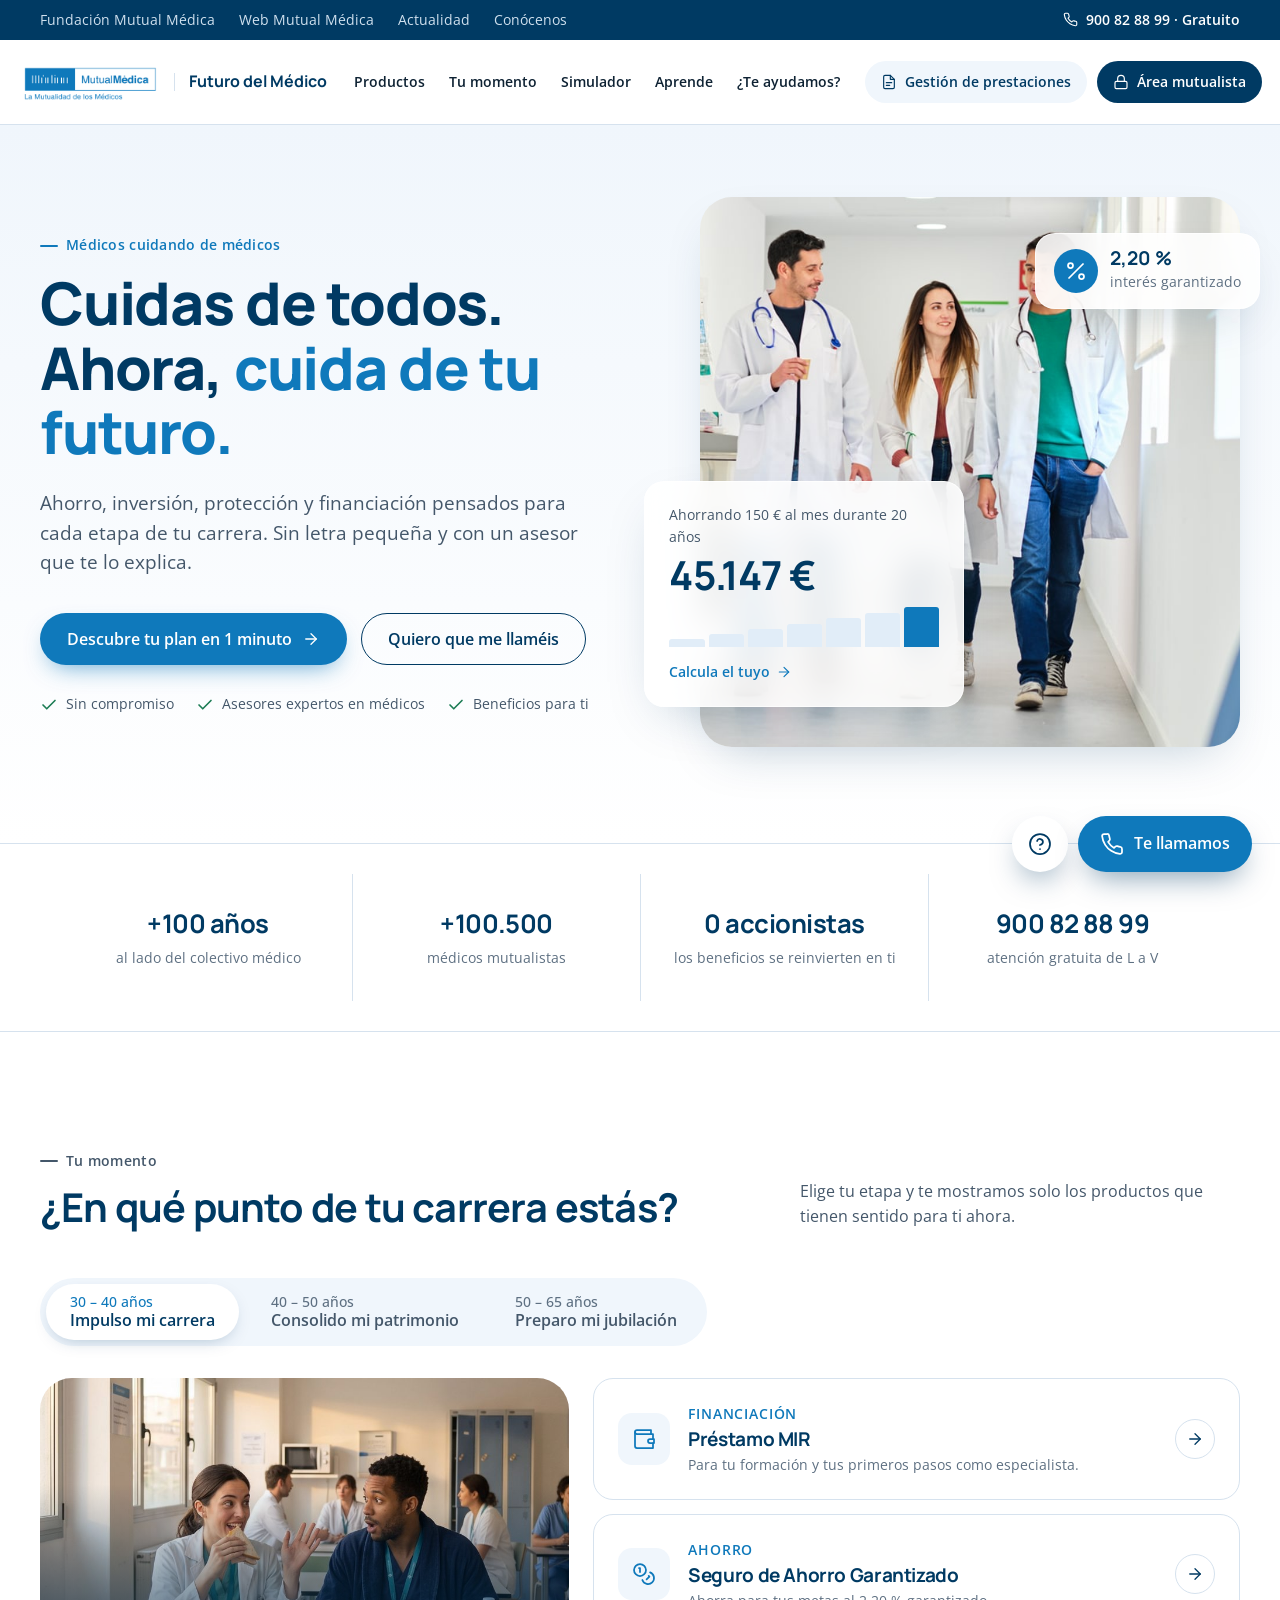
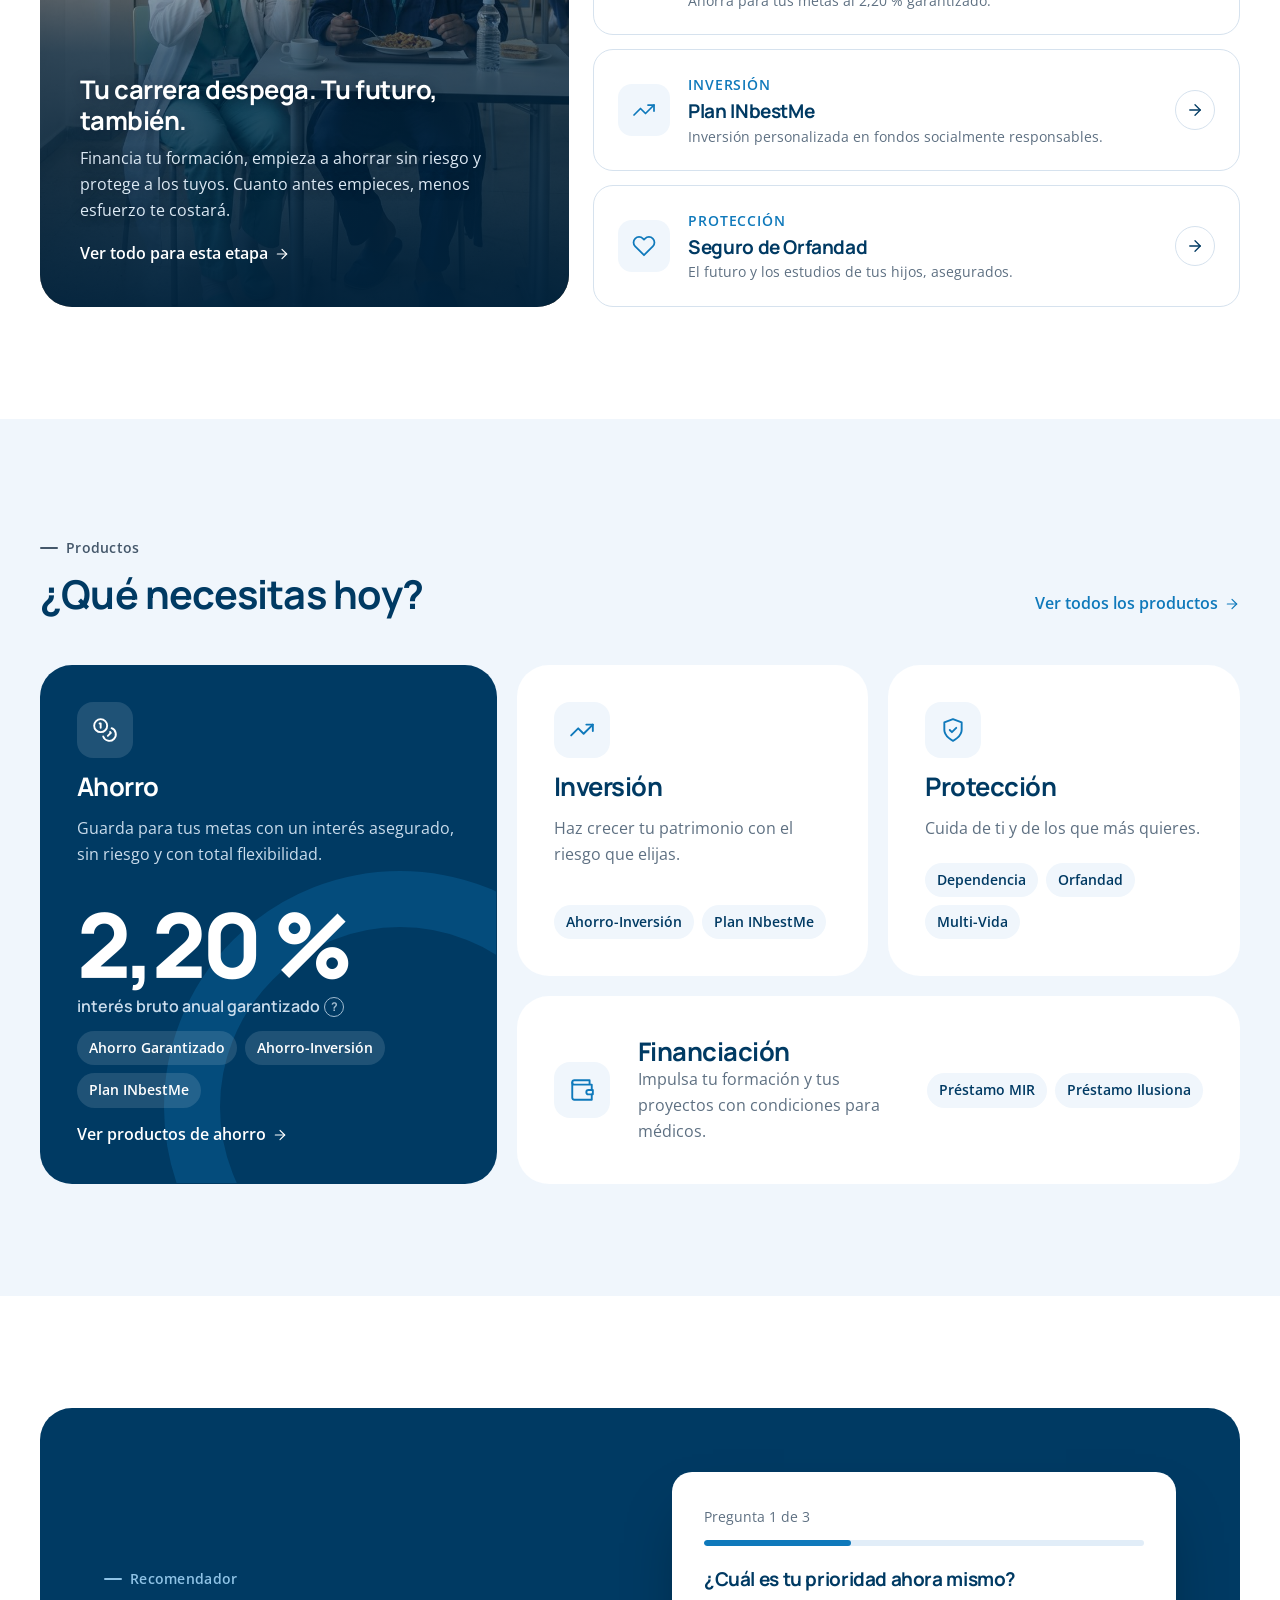
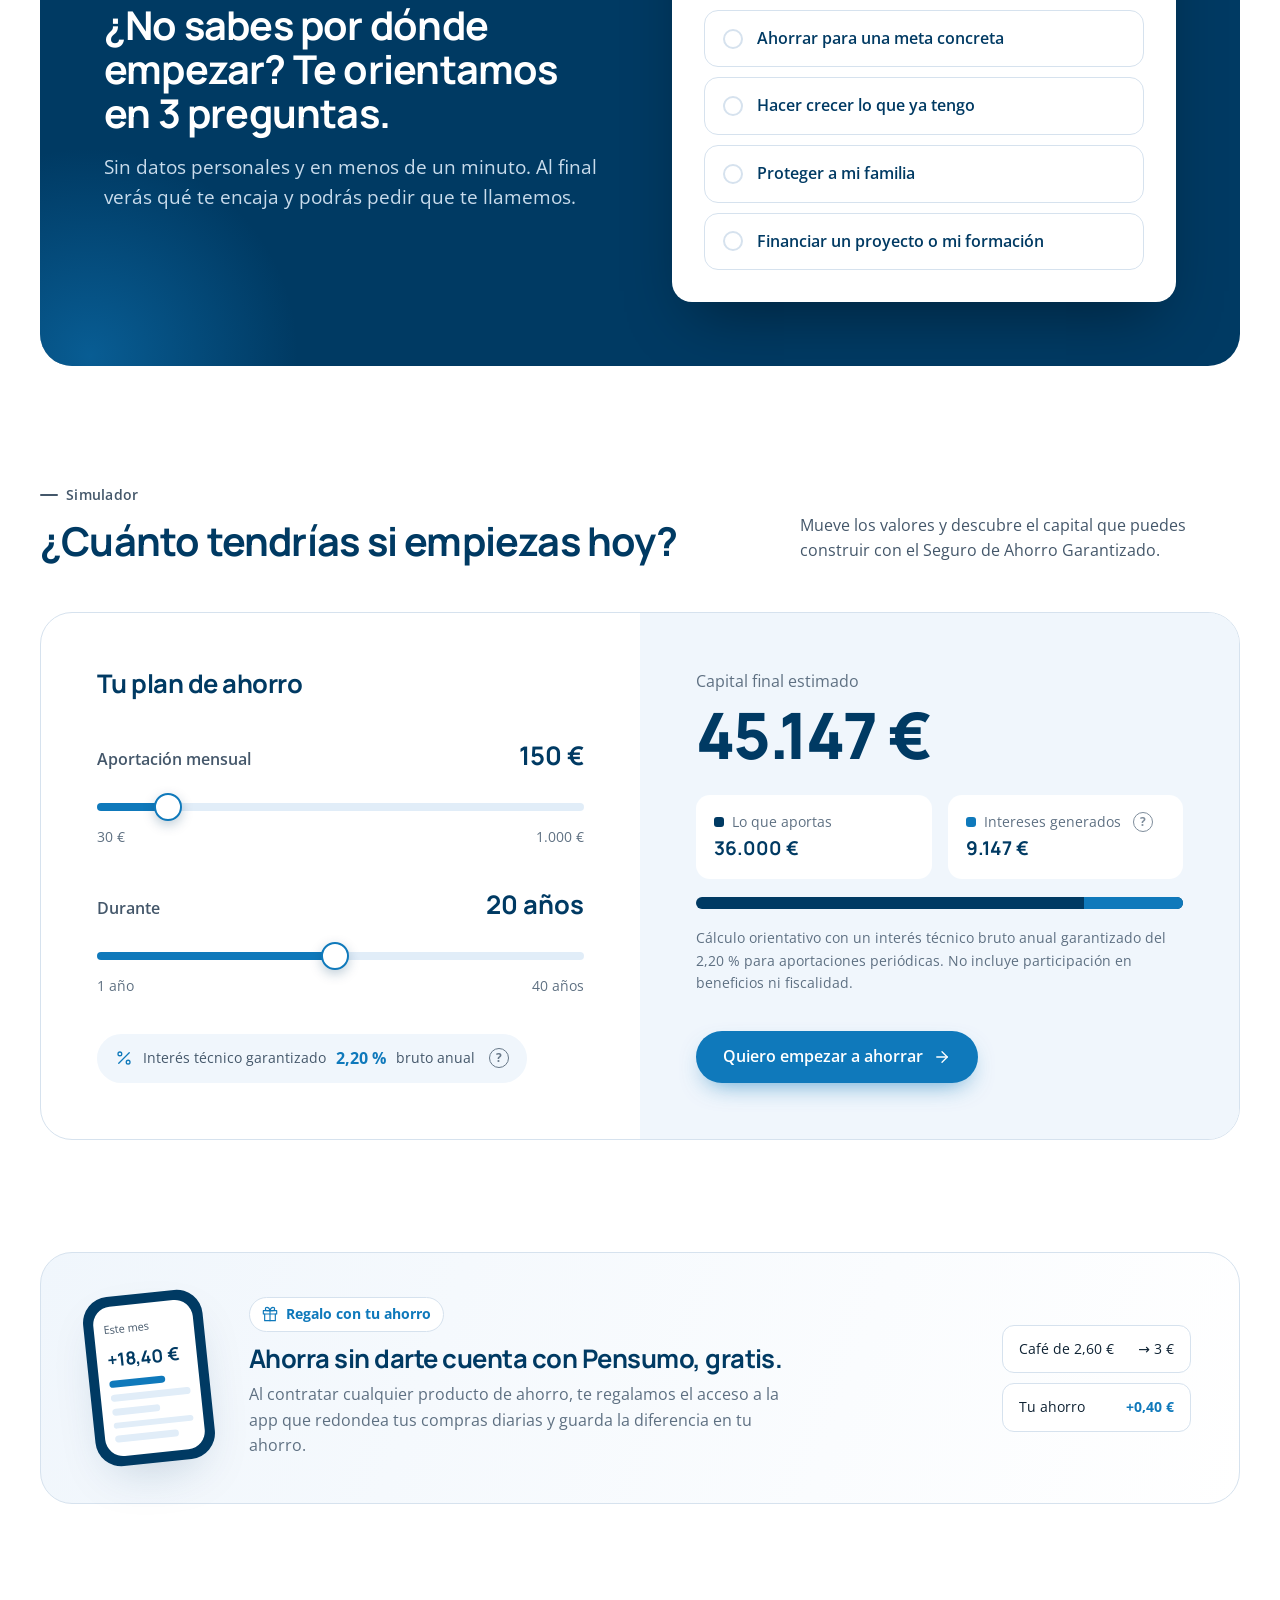
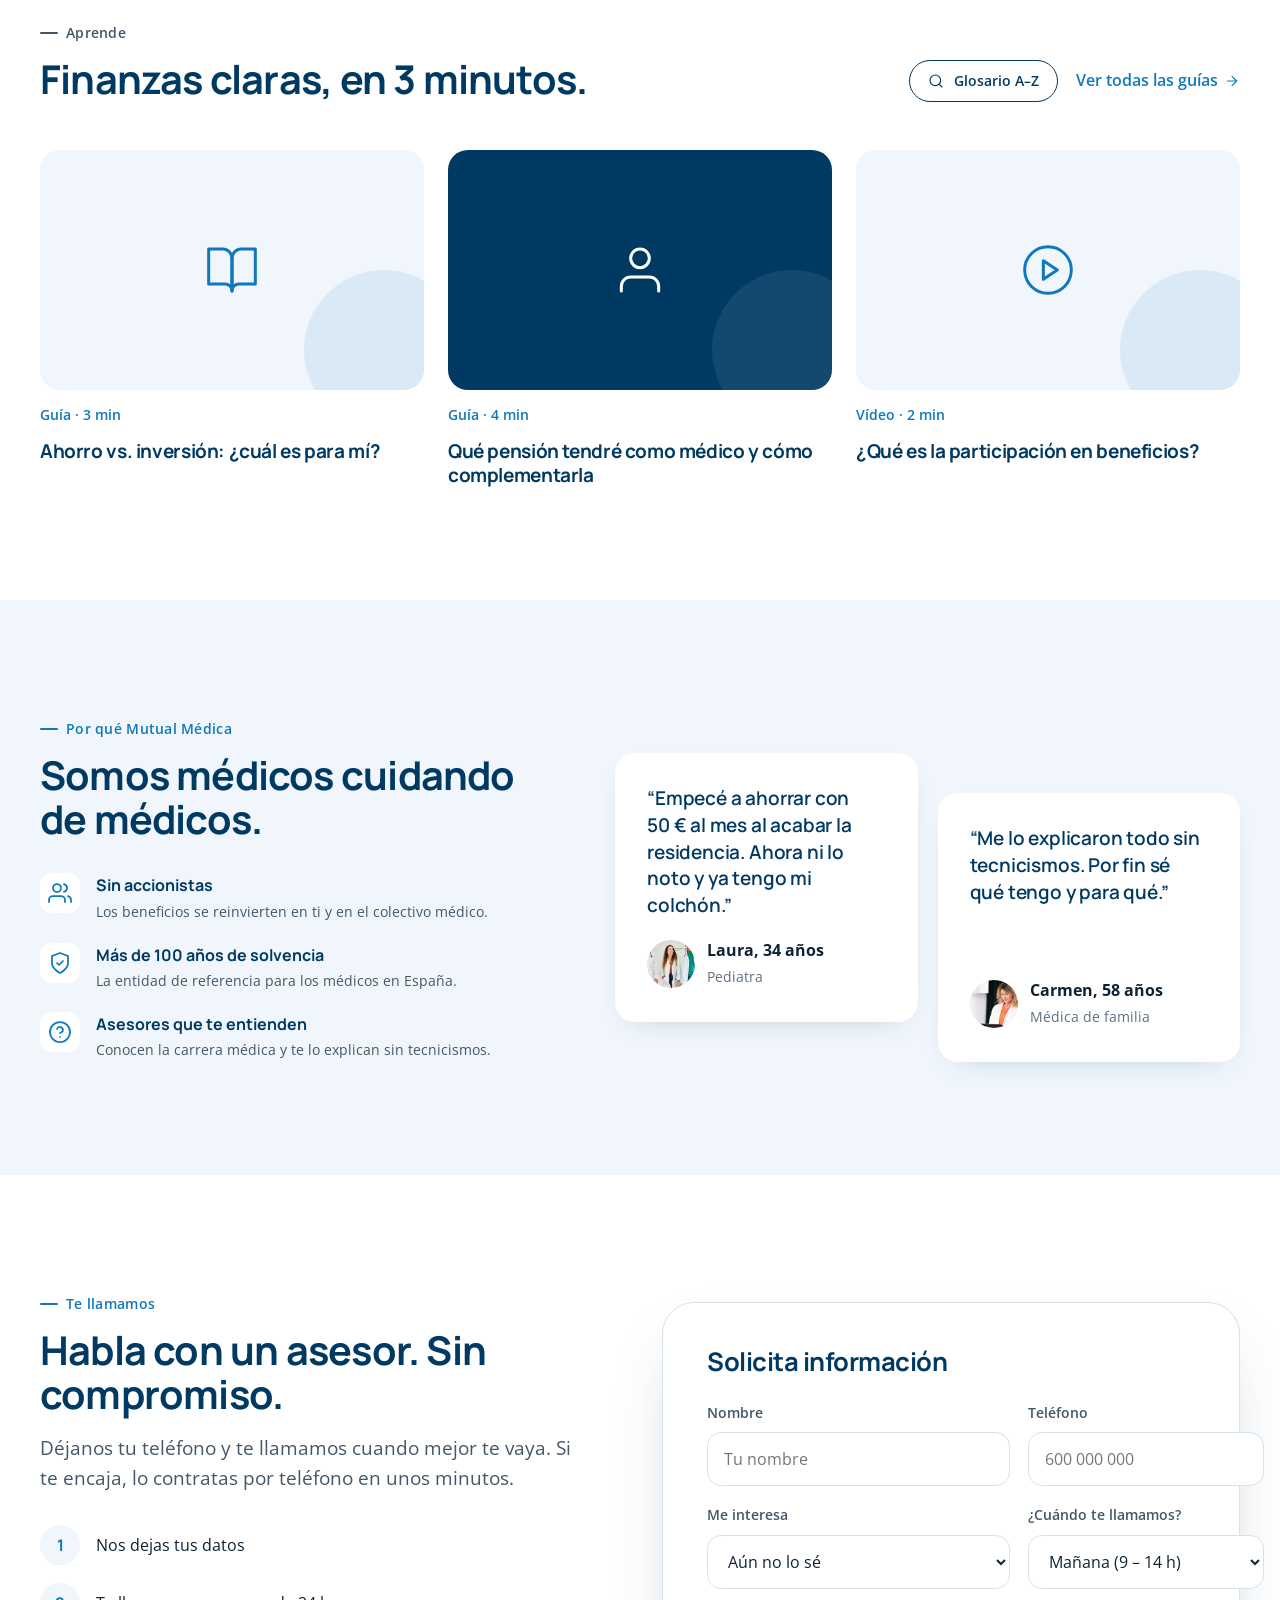
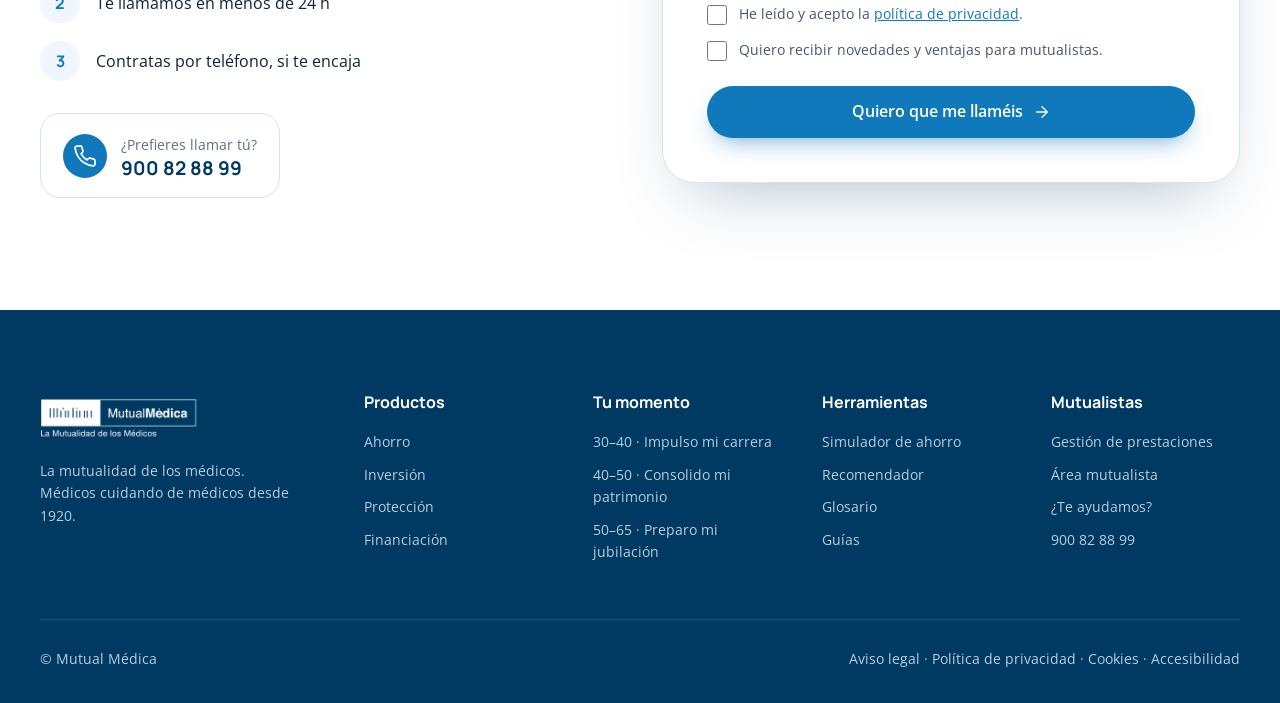
<file: ui/home.html>
<!DOCTYPE html>
<html lang="es">
<head>
<meta charset="utf-8">
<meta name="viewport" content="width=device-width, initial-scale=1">
<meta name="robots" content="noindex, nofollow">
<title>Futuro del Médico · Mutual Médica</title>
<meta name="description" content="Ahorro, inversión, protección y financiación para médicos, en cada etapa de su carrera.">
<link rel="preconnect" href="https://fonts.googleapis.com">
<link rel="preconnect" href="https://fonts.gstatic.com" crossorigin>
<link href="https://fonts.googleapis.com/css2?family=Open+Sans:wght@400;500;600;700&family=Manrope:wght@500;600;700;800&display=swap" rel="stylesheet">
<style>
:root{
  /* Marca */
  --accent:#0F79BB;           /* azul exacto del logo */
  --navy:#003A63;             /* azul profundo de marca */
  --navy-2:#004876;
  --ink:#0E2233; --ink-2:#44576A; --ink-3:#5E7082;
  --sky:#F0F6FC; --sky-2:#E1EDF8; --line:#D6E2EE; --white:#fff;
  --ok:#1C7C54;
  /* Tipografía fluida · 6 tamaños */
  --fs-1:clamp(14px,.85vw,15px);
  --fs-2:clamp(16px,1.05vw,17px);
  --fs-3:clamp(19px,1.4vw,22px);
  --fs-4:clamp(24px,2vw,30px);
  --fs-5:clamp(32px,3.1vw,46px);
  --fs-6:clamp(40px,4.6vw,68px);
  --r-s:12px; --r:20px; --r-l:32px;
  --shadow:0 20px 50px -20px rgba(0,58,99,.25);
  --head:"Manrope",system-ui,sans-serif;
  --body:"Open Sans",system-ui,sans-serif;
}
*{box-sizing:border-box;margin:0;padding:0}
html{scroll-behavior:smooth}
body{font-family:var(--body);font-size:var(--fs-2);line-height:1.6;color:var(--ink);background:var(--white);-webkit-font-smoothing:antialiased}
img{display:block;max-width:100%}
a{color:inherit;text-decoration:none}
button,input,select{font:inherit;color:inherit}
:focus-visible{outline:3px solid var(--accent);outline-offset:3px;border-radius:6px}
.wrap{width:min(1200px,100% - 48px);margin-inline:auto}
h1,h2,h3,h4{font-family:var(--head);color:var(--navy);letter-spacing:-.02em;line-height:1.1}
h1{font-size:var(--fs-6);font-weight:800}
h2{font-size:var(--fs-5);font-weight:700}
h3{font-size:var(--fs-4);font-weight:700;line-height:1.2}
h4{font-size:var(--fs-3);font-weight:700;line-height:1.25}
.eyebrow{display:inline-flex;align-items:center;gap:8px;font-size:var(--fs-1);font-weight:600;color:var(--accent);letter-spacing:.02em;margin-bottom:14px}
.eyebrow::before{content:"";width:18px;height:2px;background:currentColor;border-radius:2px}
.lead{font-size:var(--fs-3);color:var(--ink-2);line-height:1.55}
.muted{color:var(--ink-3)}
.small{font-size:var(--fs-1)}
.ico{width:24px;height:24px;stroke:currentColor;fill:none;stroke-width:1.75;stroke-linecap:round;stroke-linejoin:round;flex:none}
.hl{color:var(--accent)}

/* Botones · finos y premium */
.btn{display:inline-flex;align-items:center;justify-content:center;gap:10px;height:52px;padding:0 26px;border-radius:999px;font-weight:600;font-size:var(--fs-2);border:1.5px solid transparent;cursor:pointer;transition:transform .2s,background .2s,box-shadow .2s,color .2s;white-space:nowrap}
.btn .ico{width:18px;height:18px;transition:transform .2s}
.btn:hover .ico{transform:translateX(3px)}
.btn-primary{background:var(--accent);color:#fff;box-shadow:0 10px 24px -10px rgba(15,121,187,.7)}
.btn-primary:hover{background:var(--navy);transform:translateY(-1px)}
.btn-ghost{border-color:var(--navy);color:var(--navy);background:transparent}
.btn-ghost:hover{background:var(--navy);color:#fff}
.btn-light{background:#fff;color:var(--navy)}
.btn-light:hover{background:var(--sky)}
.btn-sm{height:42px;padding:0 18px;font-size:var(--fs-1)}
.link{display:inline-flex;align-items:center;gap:6px;font-weight:600;color:var(--accent)}
.link .ico{width:16px;height:16px;transition:transform .2s}
.link:hover .ico{transform:translateX(3px)}

/* ── Header ── */
.topbar{background:var(--navy);color:#CFE0EE;font-size:var(--fs-1)}
.topbar .wrap{display:flex;justify-content:space-between;align-items:center;height:40px}
.topbar nav{display:flex;gap:24px}
.topbar a:hover{color:#fff}
.topbar .tel{display:flex;align-items:center;gap:8px;color:#fff;font-weight:600}
.topbar .tel .ico{width:15px;height:15px}
header.main{position:sticky;top:0;z-index:40;background:rgba(255,255,255,.92);backdrop-filter:saturate(1.4) blur(14px);border-bottom:1px solid var(--line)}
header.main .wrap{display:flex;align-items:center;gap:32px;height:84px;width:min(1320px,100% - 48px)}
.brand{display:flex;align-items:center;gap:14px}
.brand img{height:44px;width:auto}
.brand span{font-family:var(--head);font-weight:700;color:var(--navy);font-size:var(--fs-2);line-height:1.1;padding-left:14px;border-left:1px solid var(--line)}
.brand span{white-space:nowrap}
.menu{display:flex;gap:24px;font-weight:600;font-size:var(--fs-1);color:var(--ink);white-space:nowrap}
.menu a{position:relative;padding:6px 0}
.menu a::after{content:"";position:absolute;left:0;right:0;bottom:0;height:2px;background:var(--accent);transform:scaleX(0);transition:transform .2s;transform-origin:left}
.menu a:hover::after{transform:scaleX(1)}
.keep{margin-left:auto;display:flex;gap:10px}
.keep a{display:flex;align-items:center;gap:8px;height:42px;padding:0 16px;border-radius:999px;font-size:var(--fs-1);font-weight:600;white-space:nowrap}
.keep .k1{background:var(--sky);color:var(--navy)}
.keep .k1:hover{background:var(--sky-2)}
.keep .k2{background:var(--navy);color:#fff}
.keep .k2:hover{background:var(--accent)}
.keep .ico{width:16px;height:16px}

/* ── Hero ── */
.hero{background:linear-gradient(180deg,var(--sky) 0%,#fff 100%);padding:72px 0 96px;overflow:hidden}
.hero .wrap{display:grid;grid-template-columns:1.05fr .95fr;gap:64px;align-items:center}
.hero h1 em{font-style:normal;color:var(--accent)}
.hero .lead{margin:24px 0 36px;max-width:560px}
.hero .ctas{display:flex;gap:14px;flex-wrap:wrap}
.ticks{display:flex;gap:22px;margin-top:28px;flex-wrap:wrap;font-size:var(--fs-1);color:var(--ink-2)}
.ticks span{display:flex;align-items:center;gap:8px}
.ticks .ico{width:18px;height:18px;color:var(--ok);stroke-width:2.2}
.hero-visual{position:relative}
.hero-visual .photo{border-radius:var(--r-l);overflow:hidden;aspect-ratio:1/1.02;box-shadow:var(--shadow)}
.hero-visual .photo img{width:100%;height:100%;object-fit:cover;object-position:55% center}
.glass{position:absolute;background:rgba(255,255,255,.88);backdrop-filter:blur(16px);border:1px solid rgba(255,255,255,.7);border-radius:var(--r);box-shadow:var(--shadow)}
.g-calc{left:-56px;bottom:40px;padding:22px 24px;width:320px}
.g-calc p{font-size:var(--fs-1);color:var(--ink-2)}
.g-calc strong{display:block;font-family:var(--head);font-size:40px;color:var(--navy);line-height:1.1;margin:4px 0 10px;letter-spacing:-.02em}
.g-calc .spark{display:flex;align-items:flex-end;gap:4px;height:40px;margin-bottom:12px}
.g-calc .spark i{flex:1;background:var(--sky-2);border-radius:3px 3px 0 0}
.g-calc .spark i:last-child{background:var(--accent)}
.g-rate{right:-20px;top:36px;padding:14px 18px;display:flex;align-items:center;gap:12px}
.g-rate .badge{width:44px;height:44px;border-radius:50%;background:var(--accent);color:#fff;display:grid;place-items:center}
.g-rate b{font-family:var(--head);font-size:var(--fs-3);color:var(--navy);display:block;line-height:1.1}
.g-rate span{font-size:var(--fs-1);color:var(--ink-3)}

/* ── Trust ── */
.trust{border-block:1px solid var(--line);background:#fff}
.trust .wrap{display:grid;grid-template-columns:repeat(4,1fr)}
.trust div{padding:30px 24px;text-align:center}
.trust div+div{border-left:1px solid var(--line)}
.trust b{display:block;font-family:var(--head);font-size:var(--fs-4);color:var(--navy);letter-spacing:-.02em}
.trust span{font-size:var(--fs-1);color:var(--ink-3)}

section.block{padding:112px 0}
.head{display:flex;justify-content:space-between;align-items:flex-end;gap:48px;margin-bottom:48px}
.head p{max-width:440px;color:var(--ink-2)}

/* ── Momento vital ── */
.tabs{display:flex;gap:8px;background:var(--sky);padding:6px;border-radius:999px;width:max-content;margin-bottom:32px}
.tabs button{border:0;background:transparent;height:56px;padding:0 24px;border-radius:999px;cursor:pointer;font-weight:600;color:var(--ink-2);display:flex;flex-direction:column;justify-content:center;line-height:1.2;text-align:left;transition:background .2s,color .2s}
.tabs button small{font-weight:500;font-size:14px;color:var(--ink-3)}
.tabs button[aria-selected="true"]{background:#fff;color:var(--navy);box-shadow:0 6px 18px -8px rgba(0,58,99,.35)}
.tabs button[aria-selected="true"] small{color:var(--accent)}
.panel{display:grid;grid-template-columns:.9fr 1.1fr;gap:24px;animation:fade .4s ease}
@keyframes fade{from{opacity:0;transform:translateY(8px)}to{opacity:1;transform:none}}
[hidden]{display:none!important}
.panel .story{position:relative;border-radius:var(--r-l);overflow:hidden;min-height:440px;color:#fff;display:flex;flex-direction:column;justify-content:flex-end;padding:40px}
.panel .story img{position:absolute;inset:0;width:100%;height:100%;object-fit:cover}
.panel .story::before{content:"";position:absolute;inset:0;background:linear-gradient(180deg,rgba(0,40,70,0) 20%,rgba(0,40,70,.7) 52%,rgba(0,34,60,.96) 100%);z-index:1}
.panel .story h3,.panel .story p{text-shadow:0 1px 12px rgba(0,20,40,.45)}
.panel .story>*:not(img){position:relative;z-index:2}
.panel .story h3{color:#fff;margin-bottom:10px}
.panel .story p{color:#DCE9F4;max-width:420px}
.prods{display:grid;gap:14px;align-content:start}
.prod{display:grid;grid-template-columns:52px 1fr auto;align-items:center;gap:18px;padding:22px 24px;border:1px solid var(--line);border-radius:var(--r);background:#fff;transition:border-color .2s,box-shadow .2s,transform .2s}
.prod:hover{border-color:var(--accent);box-shadow:var(--shadow);transform:translateY(-2px)}
.prod .ic{width:52px;height:52px;border-radius:14px;background:var(--sky);color:var(--accent);display:grid;place-items:center}
.prod .kind{font-size:14px;font-weight:600;color:var(--accent);text-transform:uppercase;letter-spacing:.06em}
.prod h4{font-size:var(--fs-3);margin:2px 0}
.prod p{font-size:var(--fs-1);color:var(--ink-3)}
.prod .go{width:40px;height:40px;border-radius:50%;border:1px solid var(--line);display:grid;place-items:center;color:var(--navy);transition:background .2s,color .2s}
.prod:hover .go{background:var(--accent);color:#fff;border-color:var(--accent)}
.prods .more{display:flex;justify-content:space-between;align-items:center;padding:18px 24px;border-radius:var(--r);background:var(--sky);font-size:var(--fs-1);color:var(--ink-2)}

/* ── Categorías bento ── */
.cats{background:var(--sky)}
.bento{display:grid;grid-template-columns:1.3fr 1fr 1fr;grid-template-rows:auto auto;gap:20px}
.cat{background:#fff;border-radius:var(--r-l);padding:36px;display:flex;flex-direction:column;gap:14px;border:1px solid transparent;transition:border-color .2s,transform .2s,box-shadow .2s}
.cat:hover{border-color:var(--accent);transform:translateY(-3px);box-shadow:var(--shadow)}
.cat .ic{width:56px;height:56px;border-radius:16px;background:var(--sky);color:var(--accent);display:grid;place-items:center}
.cat .ic .ico{width:26px;height:26px}
.cat ul{list-style:none;display:flex;flex-wrap:wrap;gap:8px;margin-top:auto}
.cat li{font-size:14px;font-weight:600;padding:6px 12px;border-radius:999px;background:var(--sky);color:var(--navy)}
.cat.big{grid-row:span 2;background:var(--navy);color:#fff;position:relative;overflow:hidden}
.cat.big h3,.cat.big h2{color:#fff}
.cat.big p{color:#C9DCEC}
.cat.big .ic{background:rgba(255,255,255,.12);color:#fff}
.cat.big li{background:rgba(255,255,255,.12);color:#fff}
.cat.big .rate{font-family:var(--head);font-size:clamp(64px,7vw,104px);font-weight:800;line-height:1;letter-spacing:-.04em;margin-top:18px}
.cat.big .rate small{font-size:var(--fs-2);font-weight:600;letter-spacing:0;color:#C9DCEC;display:block;margin-top:8px}
.cat.big::after{content:"";position:absolute;right:-140px;bottom:-160px;width:360px;height:360px;border-radius:50%;border:56px solid rgba(15,121,187,.28);pointer-events:none}
.cat.big>*{position:relative;z-index:1}
.cat.big .link{color:#fff}
.cat.wide{grid-column:span 2;flex-direction:row;align-items:center;gap:28px}
.cat.wide>div{flex:1}

/* ── Recomendador ── */
.reco{background:var(--navy);color:#fff;border-radius:var(--r-l);padding:64px;display:grid;grid-template-columns:1fr 1fr;gap:64px;align-items:center;position:relative;overflow:hidden}
.reco::before{content:"";position:absolute;left:-160px;bottom:-200px;width:420px;height:420px;border-radius:50%;background:radial-gradient(circle,rgba(15,121,187,.55),transparent 70%)}
.reco>*{position:relative}
.reco h2{color:#fff}
.reco .eyebrow{color:#8FC3E6}
.reco .lead{color:#C9DCEC;margin:18px 0 0}
.quiz{background:#fff;color:var(--ink);border-radius:var(--r);padding:32px;box-shadow:0 30px 60px -20px rgba(0,0,0,.4)}
.quiz .bar{height:6px;background:var(--sky-2);border-radius:3px;margin:10px 0 22px;overflow:hidden}
.quiz .bar i{display:block;height:100%;background:var(--accent);border-radius:3px;transition:width .35s}
.quiz h4{margin-bottom:18px}
.opts{display:grid;gap:10px}
.opt{display:flex;align-items:center;gap:14px;padding:15px 18px;border:1.5px solid var(--line);border-radius:14px;background:#fff;cursor:pointer;text-align:left;font-weight:600;color:var(--navy);transition:border-color .15s,background .15s}
.opt:hover{border-color:var(--accent);background:var(--sky)}
.opt .dot{width:20px;height:20px;border-radius:50%;border:2px solid var(--line);flex:none}
.opt:hover .dot{border-color:var(--accent)}
.quiz .back{background:none;border:0;color:var(--ink-3);font-size:var(--fs-1);margin-top:14px;cursor:pointer}
.result .pick{display:flex;gap:14px;align-items:center;padding:16px;border-radius:14px;background:var(--sky);margin-bottom:10px}
.result .pick .ic{width:44px;height:44px;border-radius:12px;background:#fff;color:var(--accent);display:grid;place-items:center}

/* ── Calculadora ── */
.calc{display:grid;grid-template-columns:1fr 1fr;border:1px solid var(--line);border-radius:var(--r-l);overflow:hidden}
.calc .in{padding:56px}
.calc .out{padding:56px;background:var(--sky);display:flex;flex-direction:column}
.fld{margin-top:36px}
.fld .top{display:flex;justify-content:space-between;align-items:baseline;margin-bottom:16px}
.fld label{font-weight:600;color:var(--ink-2)}
.fld output{font-family:var(--head);font-size:var(--fs-4);font-weight:700;color:var(--navy)}
input[type=range]{-webkit-appearance:none;appearance:none;width:100%;height:8px;border-radius:4px;background:linear-gradient(90deg,var(--accent) var(--p,50%),var(--sky-2) var(--p,50%));cursor:pointer}
input[type=range]::-webkit-slider-thumb{-webkit-appearance:none;width:28px;height:28px;border-radius:50%;background:#fff;border:2px solid var(--accent);box-shadow:0 4px 12px rgba(0,58,99,.25)}
input[type=range]::-moz-range-thumb{width:24px;height:24px;border-radius:50%;background:#fff;border:2px solid var(--accent)}
.rng{display:flex;justify-content:space-between;font-size:14px;color:var(--ink-3);margin-top:8px}
.rate-pill{display:inline-flex;align-items:center;gap:10px;margin-top:36px;padding:12px 18px;border-radius:999px;background:var(--sky);font-size:var(--fs-1);color:var(--ink-2)}
.rate-pill b{color:var(--accent);font-size:var(--fs-2)}
.out .total{font-family:var(--head);font-size:clamp(48px,5vw,76px);font-weight:800;color:var(--navy);letter-spacing:-.03em;line-height:1;margin:8px 0 28px}
.split{display:grid;grid-template-columns:1fr 1fr;gap:16px;margin-bottom:18px}
.split div{background:#fff;border-radius:14px;padding:16px 18px}
.split span{font-size:var(--fs-1);color:var(--ink-3);display:flex;align-items:center;gap:8px}
.split span::before{content:"";width:10px;height:10px;border-radius:3px;background:var(--navy)}
.split div:last-child span::before{background:var(--accent)}
.split b{font-family:var(--head);font-size:var(--fs-3);color:var(--navy)}
.meter{height:12px;border-radius:6px;background:var(--navy);overflow:hidden;display:flex;justify-content:flex-end}
.meter i{display:block;height:100%;background:var(--accent);transition:width .3s}
.out .note{font-size:14px;color:var(--ink-3);margin:18px 0 28px}
.out .btn{margin-top:auto;align-self:flex-start}

/* ── Pensumo ── */
.pensumo{display:grid;grid-template-columns:auto 1fr auto;gap:40px;align-items:center;background:linear-gradient(110deg,var(--sky) 0%,#fff 100%);border:1px solid var(--line);border-radius:var(--r-l);padding:40px 48px}
.phone{width:120px;height:170px;border-radius:26px;background:var(--navy);padding:10px;box-shadow:var(--shadow);transform:rotate(-6deg)}
.phone div{height:100%;border-radius:18px;background:#fff;padding:14px 10px;display:flex;flex-direction:column;gap:7px;font-size:11px;color:var(--ink-2)}
.phone b{font-family:var(--head);color:var(--navy);font-size:18px}
.phone i{display:block;height:7px;border-radius:4px;background:var(--sky-2)}
.phone i.a{background:var(--accent);width:70%}
.gift{display:inline-flex;align-items:center;gap:8px;font-size:14px;font-weight:700;color:var(--accent);background:#fff;border:1px solid var(--line);padding:5px 12px;border-radius:999px;margin-bottom:12px}
.gift .ico{width:16px;height:16px}
.eg{display:grid;gap:10px;font-size:var(--fs-1)}
.eg div{display:flex;justify-content:space-between;gap:24px;padding:12px 16px;background:#fff;border-radius:12px;border:1px solid var(--line)}
.eg b{color:var(--accent)}

/* ── Aprende ── */
.guides{display:grid;grid-template-columns:repeat(3,1fr);gap:24px}
.guide{display:flex;flex-direction:column;gap:14px}
.guide .cover{aspect-ratio:16/10;border-radius:var(--r);background:var(--sky);display:grid;place-items:center;color:var(--accent);position:relative;overflow:hidden;transition:transform .3s}
.guide:hover .cover{transform:scale(.98)}
.guide .cover .ico{width:56px;height:56px;stroke-width:1.3}
.guide .cover::after{content:"";position:absolute;right:-40px;bottom:-40px;width:160px;height:160px;border-radius:50%;background:rgba(15,121,187,.1)}
.guide:nth-child(2) .cover{background:var(--navy);color:#fff}
.guide:nth-child(2) .cover::after{background:rgba(255,255,255,.08)}
.guide .meta{font-size:14px;font-weight:600;color:var(--accent)}
.guide h4{font-size:var(--fs-3)}

/* ── Por qué + testimonios ── */
.why{background:var(--sky)}
.why .wrap{display:grid;grid-template-columns:.9fr 1.1fr;gap:64px;align-items:center}
.why ul{list-style:none;display:grid;gap:18px;margin-top:32px}
.why li{display:flex;gap:16px;align-items:flex-start}
.why li .ic{width:40px;height:40px;border-radius:12px;background:#fff;color:var(--accent);display:grid;place-items:center;flex:none}
.why li b{display:block;color:var(--navy);font-family:var(--head)}
.why li span{font-size:var(--fs-1);color:var(--ink-2)}
.quotes{display:grid;grid-template-columns:1fr 1fr;gap:20px}
.quote{background:#fff;border-radius:var(--r);padding:32px;display:flex;flex-direction:column;gap:20px;box-shadow:0 10px 30px -18px rgba(0,58,99,.3)}
.quote:nth-child(2){transform:translateY(40px)}
.quote p{font-size:var(--fs-3);font-family:var(--head);font-weight:600;color:var(--navy);line-height:1.4;letter-spacing:-.01em}
.quote .who{display:flex;gap:12px;align-items:center;margin-top:auto}
.quote .av{width:48px;height:48px;border-radius:50%;background-size:cover;background-position:center}
.quote .who b{display:block;font-size:var(--fs-2)}
.quote .who span{font-size:var(--fs-1);color:var(--ink-3)}

/* ── Formulario ── */
.contact .wrap{display:grid;grid-template-columns:1fr 1.05fr;gap:72px;align-items:center}
.steps{display:grid;gap:18px;margin:32px 0}
.steps div{display:flex;gap:16px;align-items:center}
.steps b{width:40px;height:40px;border-radius:50%;background:var(--sky);color:var(--accent);display:grid;place-items:center;font-family:var(--head);flex:none}
.call{display:flex;align-items:center;gap:14px;padding:18px 22px;border-radius:var(--r);border:1px solid var(--line);width:max-content}
.call .ic{width:44px;height:44px;border-radius:50%;background:var(--accent);color:#fff;display:grid;place-items:center}
.call b{font-family:var(--head);font-size:var(--fs-3);color:var(--navy);display:block;line-height:1.1}
form.card{background:#fff;border-radius:var(--r-l);padding:44px;box-shadow:0 30px 70px -30px rgba(0,58,99,.35);border:1px solid var(--line)}
.grid2{display:grid;grid-template-columns:1fr 1fr;gap:18px}
.f{display:flex;flex-direction:column;gap:8px}
.f label{font-size:var(--fs-1);font-weight:600;color:var(--ink-2)}
.f input,.f select{height:54px;border:1.5px solid var(--line);border-radius:14px;padding:0 16px;background:#fff;font-size:var(--fs-2);transition:border-color .2s}
.f input:focus,.f select:focus{outline:none;border-color:var(--accent);box-shadow:0 0 0 4px rgba(15,121,187,.12)}
.chk{display:flex;gap:12px;align-items:flex-start;font-size:var(--fs-1);color:var(--ink-2);margin-top:14px}
.chk input{width:20px;height:20px;accent-color:var(--accent);margin-top:2px;flex:none}
.chk a{color:var(--accent);text-decoration:underline}
form .btn{width:100%;margin-top:24px}
.thanks{text-align:center;padding:40px 10px}
.recap{list-style:none;display:grid;gap:8px;margin:24px 0 12px;text-align:left}
.recap li{display:flex;justify-content:space-between;gap:16px;padding:14px 18px;border-radius:14px;background:var(--sky);font-size:var(--fs-1)}
.recap span{color:var(--ink-3)}.recap b{color:var(--navy);text-align:right}
.next{display:grid;gap:10px;margin-top:20px}
.next .btn{width:100%;margin:0;white-space:normal;height:auto;min-height:46px;padding:10px 18px}
.thanks .ic{width:72px;height:72px;border-radius:50%;background:#E6F4EE;color:var(--ok);display:grid;place-items:center;margin:0 auto 18px}

/* ── Footer ── */
footer{background:var(--navy);color:#B8CFE2;padding:80px 0 32px;font-size:var(--fs-1)}
footer .cols{display:grid;grid-template-columns:1.5fr repeat(4,1fr);gap:40px;padding-bottom:56px;border-bottom:1px solid rgba(255,255,255,.12)}
footer img{height:52px;width:auto;margin-bottom:18px}
footer h5{font-family:var(--head);font-size:var(--fs-2);color:#fff;margin-bottom:16px}
footer ul{list-style:none;display:grid;gap:10px}
footer a:hover{color:#fff}
footer .legal{display:flex;justify-content:space-between;padding-top:28px;flex-wrap:wrap;gap:12px}

/* ── Flotante ── */
.fab{position:fixed;right:28px;bottom:28px;z-index:50;display:flex;gap:10px}
.fab a{display:flex;align-items:center;gap:10px;height:56px;padding:0 22px;border-radius:999px;font-weight:600;box-shadow:0 14px 30px -10px rgba(0,58,99,.5)}
.fab .f1{background:var(--accent);color:#fff}
.fab .f2{background:#fff;color:var(--navy);width:56px;padding:0;justify-content:center}

/* Glosario contextual */
.tip{position:relative;display:inline-grid;place-items:center;width:20px;height:20px;border-radius:50%;border:1.5px solid currentColor;background:none;font-size:12px;font-weight:700;line-height:1;cursor:help;vertical-align:1px;margin-left:4px;color:inherit;opacity:.8}
.tip:hover,.tip:focus-visible{opacity:1}
.tip::after{content:attr(data-tip);position:absolute;left:50%;bottom:calc(100% + 10px);transform:translateX(-50%) translateY(4px);width:260px;padding:12px 14px;border-radius:12px;background:var(--ink);color:#fff;font-family:var(--body);font-size:14px;font-weight:400;line-height:1.45;text-align:left;box-shadow:0 12px 30px -10px rgba(0,0,0,.4);opacity:0;pointer-events:none;transition:opacity .15s,transform .15s;z-index:30}
.tip:hover::after,.tip:focus::after{opacity:1;transform:translateX(-50%)}

/* Menú móvil */
.burger{display:none;margin-left:auto;width:48px;height:48px;border-radius:14px;border:1px solid var(--line);background:#fff;cursor:pointer;flex-direction:column;align-items:center;justify-content:center;gap:5px}
.burger span{display:block;width:20px;height:2px;border-radius:2px;background:var(--navy);transition:transform .2s,opacity .2s}
.burger[aria-expanded="true"] span:nth-child(1){transform:translateY(7px) rotate(45deg)}
.burger[aria-expanded="true"] span:nth-child(2){opacity:0}
.burger[aria-expanded="true"] span:nth-child(3){transform:translateY(-7px) rotate(-45deg)}
.mnav{display:grid;gap:4px;padding:12px 24px 24px;border-top:1px solid var(--line);background:#fff}
.mnav>a{padding:14px 4px;font-family:var(--head);font-weight:700;font-size:var(--fs-3);color:var(--navy);border-bottom:1px solid var(--sky-2)}
.mkeep{display:grid;gap:10px;margin-top:14px}
.mkeep a{display:flex;align-items:center;gap:10px;height:52px;padding:0 18px;border-radius:14px;font-weight:600}
.mkeep .k1{background:var(--sky);color:var(--navy)}.mkeep .k2{background:var(--navy);color:#fff}
.mkeep .ico,.mtel .ico{width:18px;height:18px}
.mtel{display:flex;align-items:center;gap:10px;margin-top:10px;padding:12px 4px;font-weight:700;color:var(--accent)}
.wrap>*{min-width:0}

/* Responsive básico */
@media (max-width:1100px){
  .menu{display:none}
  .burger{display:flex}
  .keep .k1{display:none}
  .hero .wrap,.panel,.reco,.calc,.why .wrap,.contact .wrap{grid-template-columns:1fr}
  .bento{grid-template-columns:1fr 1fr}.cat.big{grid-row:auto;grid-column:span 2}
  .guides{grid-template-columns:1fr}
  .g-calc{left:16px}
  .tabs{width:100%;overflow-x:auto}
  .pensumo{grid-template-columns:1fr}
  footer .cols{grid-template-columns:1fr 1fr}
}
@media (max-width:640px){
  .topbar nav,.brand span{display:none}
  .topbar .wrap{justify-content:center}
  header.main .wrap{gap:12px;height:72px}
  .brand img{height:38px}
  .keep{margin-left:auto}.keep .k2{height:44px;padding:0 14px}
  .burger{margin-left:0}
  .trust .wrap,.split{grid-template-columns:1fr 1fr}
  .trust div{padding:22px 12px}.trust div:nth-child(3){border-left:0}
  .trust div:nth-child(n+3){border-top:1px solid var(--line)}
  .trust b{font-size:22px}
  .grid2{grid-template-columns:1fr}
  .hero{padding:40px 0 64px}.hero .wrap{gap:40px}
  .ctas .btn{width:100%}
  .ticks{gap:10px 18px}
  .g-calc{left:12px;right:12px;width:auto;bottom:16px}
  .g-rate{top:16px}
  .tabs{display:grid;grid-template-columns:1fr;width:100%;border-radius:22px;gap:6px}
  .tabs button{height:auto;padding:12px 18px;border-radius:16px}
  .panel .story{min-height:360px;padding:28px}
  .prod{grid-template-columns:44px 1fr auto;gap:14px;padding:18px}
  .prod .ic{width:44px;height:44px}
  .cat{padding:28px}
  .rate-pill{flex-wrap:wrap;border-radius:16px}
  .split div{padding:14px}
  .pensumo{padding:28px;gap:24px}.phone{margin:0 auto}
  .eg div{gap:12px}
  .call{width:100%}
  footer .cols{grid-template-columns:1fr 1fr;gap:32px}
  footer .cols>div:first-child{grid-column:1/-1}
  .quotes{grid-template-columns:1fr}.quote:nth-child(2){transform:none}
  .bento{grid-template-columns:1fr}.cat.big,.cat.wide{grid-column:auto}.cat.wide{flex-direction:column;align-items:flex-start}
  .calc .in,.calc .out,.reco,form.card{padding:28px}
  .head{flex-direction:column;align-items:flex-start}
  section.block{padding:72px 0}
  .g-rate{right:8px}
  .fab .f1 span{display:none}.fab .f1{width:56px;padding:0;justify-content:center}
}
@media (prefers-reduced-motion:reduce){*{animation:none!important;transition:none!important;scroll-behavior:auto!important}}
</style>
</head>
<body>

<!-- Iconos -->
<svg width="0" height="0" style="position:absolute" aria-hidden="true">
  <symbol id="i-arrow" viewBox="0 0 24 24"><line x1="5" y1="12" x2="19" y2="12"/><polyline points="12 5 19 12 12 19"/></symbol>
  <symbol id="i-phone" viewBox="0 0 24 24"><path d="M22 16.92v3a2 2 0 0 1-2.18 2 19.79 19.79 0 0 1-8.63-3.07 19.5 19.5 0 0 1-6-6 19.79 19.79 0 0 1-3.07-8.67A2 2 0 0 1 4.11 2h3a2 2 0 0 1 2 1.72 12.84 12.84 0 0 0 .7 2.81 2 2 0 0 1-.45 2.11L8.09 9.91a16 16 0 0 0 6 6l1.27-1.27a2 2 0 0 1 2.11-.45 12.84 12.84 0 0 0 2.81.7A2 2 0 0 1 22 16.92z"/></symbol>
  <symbol id="i-check" viewBox="0 0 24 24"><polyline points="20 6 9 17 4 12"/></symbol>
  <symbol id="i-coins" viewBox="0 0 24 24"><circle cx="8" cy="8" r="6"/><path d="M18.09 10.37A6 6 0 1 1 10.34 18"/><path d="M7 6h1v4"/><path d="m16.71 13.88.7.71-2.82 2.82"/></symbol>
  <symbol id="i-trend" viewBox="0 0 24 24"><polyline points="22 7 13.5 15.5 8.5 10.5 2 17"/><polyline points="16 7 22 7 22 13"/></symbol>
  <symbol id="i-shield" viewBox="0 0 24 24"><path d="M12 22s8-4 8-10V5l-8-3-8 3v7c0 6 8 10 8 10z"/><polyline points="9 12 11 14 15 10"/></symbol>
  <symbol id="i-wallet" viewBox="0 0 24 24"><path d="M21 12V7H5a2 2 0 0 1 0-4h14v4"/><path d="M3 5v14a2 2 0 0 0 2 2h16v-5"/><path d="M18 12a2 2 0 0 0 0 4h4v-4Z"/></symbol>
  <symbol id="i-help" viewBox="0 0 24 24"><circle cx="12" cy="12" r="10"/><path d="M9.09 9a3 3 0 0 1 5.83 1c0 2-3 3-3 3"/><line x1="12" y1="17" x2="12.01" y2="17"/></symbol>
  <symbol id="i-book" viewBox="0 0 24 24"><path d="M2 3h6a4 4 0 0 1 4 4v14a3 3 0 0 0-3-3H2z"/><path d="M22 3h-6a4 4 0 0 0-4 4v14a3 3 0 0 1 3-3h7z"/></symbol>
  <symbol id="i-gift" viewBox="0 0 24 24"><polyline points="20 12 20 22 4 22 4 12"/><rect x="2" y="7" width="20" height="5"/><line x1="12" y1="22" x2="12" y2="7"/><path d="M12 7H7.5a2.5 2.5 0 0 1 0-5C11 2 12 7 12 7z"/><path d="M12 7h4.5a2.5 2.5 0 0 0 0-5C13 2 12 7 12 7z"/></symbol>
  <symbol id="i-heart" viewBox="0 0 24 24"><path d="M20.84 4.61a5.5 5.5 0 0 0-7.78 0L12 5.67l-1.06-1.06a5.5 5.5 0 0 0-7.78 7.78l1.06 1.06L12 21.23l7.78-7.78 1.06-1.06a5.5 5.5 0 0 0 0-7.78z"/></symbol>
  <symbol id="i-user" viewBox="0 0 24 24"><path d="M20 21v-2a4 4 0 0 0-4-4H8a4 4 0 0 0-4 4v2"/><circle cx="12" cy="7" r="4"/></symbol>
  <symbol id="i-file" viewBox="0 0 24 24"><path d="M14 2H6a2 2 0 0 0-2 2v16a2 2 0 0 0 2 2h12a2 2 0 0 0 2-2V8z"/><polyline points="14 2 14 8 20 8"/><line x1="8" y1="13" x2="16" y2="13"/><line x1="8" y1="17" x2="13" y2="17"/></symbol>
  <symbol id="i-play" viewBox="0 0 24 24"><circle cx="12" cy="12" r="10"/><polygon points="10 8 16 12 10 16 10 8"/></symbol>
  <symbol id="i-percent" viewBox="0 0 24 24"><line x1="19" y1="5" x2="5" y2="19"/><circle cx="6.5" cy="6.5" r="2.5"/><circle cx="17.5" cy="17.5" r="2.5"/></symbol>
  <symbol id="i-users" viewBox="0 0 24 24"><path d="M17 21v-2a4 4 0 0 0-4-4H5a4 4 0 0 0-4 4v2"/><circle cx="9" cy="7" r="4"/><path d="M23 21v-2a4 4 0 0 0-3-3.87"/><path d="M16 3.13a4 4 0 0 1 0 7.75"/></symbol>
  <symbol id="i-search" viewBox="0 0 24 24"><circle cx="11" cy="11" r="8"/><line x1="21" y1="21" x2="16.65" y2="16.65"/></symbol>
  <symbol id="i-lock" viewBox="0 0 24 24"><rect x="3" y="11" width="18" height="11" rx="2"/><path d="M7 11V7a5 5 0 0 1 10 0v4"/></symbol>
</svg>

<div class="topbar">
  <div class="wrap">
    <nav aria-label="Enlaces corporativos"><a href="#">Fundación Mutual Médica</a><a href="#">Web Mutual Médica</a><a href="#">Actualidad</a><a href="#">Conócenos</a></nav>
    <a class="tel" href="tel:900828899"><svg class="ico"><use href="#i-phone"/></svg>900 82 88 99 · Gratuito</a>
  </div>
</div>

<header class="main">
  <div class="wrap">
    <a class="brand" href="#" aria-label="Futuro del Médico, de Mutual Médica">
      <img src="../assets/logo-mutual-medica.png" alt="Mutual Médica">
      <span>Futuro del Médico</span>
    </a>
    <nav class="menu" aria-label="Principal">
      <a href="#productos">Productos</a>
      <a href="#momento">Tu momento</a>
      <a href="#simulador">Simulador</a>
      <a href="#aprende">Aprende</a>
      <a href="#contacto">¿Te ayudamos?</a>
    </nav>
    <div class="keep">
      <a class="k1" href="#"><svg class="ico"><use href="#i-file"/></svg>Gestión de prestaciones</a>
      <a class="k2" href="#"><svg class="ico"><use href="#i-lock"/></svg>Área mutualista</a>
    </div>
    <button class="burger" type="button" aria-expanded="false" aria-controls="mnav" aria-label="Abrir menú"><span></span><span></span><span></span></button>
  </div>
  <nav class="mnav" id="mnav" aria-label="Menú móvil" hidden>
    <a href="#productos">Productos</a>
    <a href="#momento">Tu momento</a>
    <a href="#simulador">Simulador</a>
    <a href="#aprende">Aprende</a>
    <a href="#contacto">¿Te ayudamos?</a>
    <div class="mkeep">
      <a class="k1" href="#"><svg class="ico"><use href="#i-file"/></svg>Gestión de prestaciones</a>
      <a class="k2" href="#"><svg class="ico"><use href="#i-lock"/></svg>Área mutualista</a>
    </div>
    <a class="mtel" href="tel:900828899"><svg class="ico"><use href="#i-phone"/></svg>900 82 88 99 · Gratuito</a>
  </nav>
</header>

<main>
  <!-- HERO -->
  <section class="hero">
    <div class="wrap">
      <div>
        <p class="eyebrow">Médicos cuidando de médicos</p>
        <h1>Cuidas de todos.<br>Ahora, <em>cuida de tu futuro.</em></h1>
        <p class="lead">Ahorro, inversión, protección y financiación pensados para cada etapa de tu carrera. Sin letra pequeña y con un asesor que te lo explica.</p>
        <div class="ctas">
          <a class="btn btn-primary" href="#recomendador">Descubre tu plan en 1 minuto <svg class="ico"><use href="#i-arrow"/></svg></a>
          <a class="btn btn-ghost" href="#contacto">Quiero que me llaméis</a>
        </div>
        <div class="ticks">
          <span><svg class="ico"><use href="#i-check"/></svg>Sin compromiso</span>
          <span><svg class="ico"><use href="#i-check"/></svg>Asesores expertos en médicos</span>
          <span><svg class="ico"><use href="#i-check"/></svg>Beneficios para ti</span>
        </div>
      </div>
      <div class="hero-visual">
        <div class="photo"><img src="../assets/foto-jovenes.jpg" alt="Tres médicos jóvenes conversando en el pasillo del hospital"></div>
        <div class="glass g-rate"><span class="badge"><svg class="ico"><use href="#i-percent"/></svg></span><div><b>2,20&nbsp;%</b><span>interés garantizado</span></div></div>
        <a class="glass g-calc" href="#simulador">
          <p>Ahorrando 150&nbsp;€ al mes durante 20 años</p>
          <strong>45.147&nbsp;€</strong>
          <div class="spark" aria-hidden="true"><i style="height:20%"></i><i style="height:32%"></i><i style="height:44%"></i><i style="height:57%"></i><i style="height:71%"></i><i style="height:85%"></i><i style="height:100%"></i></div>
          <span class="link small">Calcula el tuyo <svg class="ico"><use href="#i-arrow"/></svg></span>
        </a>
      </div>
    </div>
  </section>

  <!-- TRUST -->
  <div class="trust">
    <div class="wrap">
      <div><b>+100 años</b><span>al lado del colectivo médico</span></div>
      <div><b>+100.500</b><span>médicos mutualistas</span></div>
      <div><b>0 accionistas</b><span>los beneficios se reinvierten en ti</span></div>
      <div><b>900 82 88 99</b><span>atención gratuita de L a V</span></div>
    </div>
  </div>

  <!-- MOMENTO VITAL -->
  <section class="block" id="momento">
    <div class="wrap">
      <div class="head">
        <div><p class="eyebrow">Tu momento</p><h2>¿En qué punto de tu carrera estás?</h2></div>
        <p>Elige tu etapa y te mostramos solo los productos que tienen sentido para ti ahora.</p>
      </div>
      <div data-tabs>
        <div class="tabs" role="tablist" aria-label="Etapas">
          <button role="tab" aria-selected="true" aria-controls="p1" id="b1"><small>30 – 40 años</small>Impulso mi carrera</button>
          <button role="tab" aria-selected="false" aria-controls="p2" id="b2"><small>40 – 50 años</small>Consolido mi patrimonio</button>
          <button role="tab" aria-selected="false" aria-controls="p3" id="b3"><small>50 – 65 años</small>Preparo mi jubilación</button>
        </div>

        <div class="panel" id="p1" role="tabpanel" aria-labelledby="b1">
          <div class="story"><img src="../assets/foto-guardia.jpg" alt="Dos médicos jóvenes charlando en la sala de descanso del hospital"><h3>Tu carrera despega. Tu futuro, también.</h3><p>Financia tu formación, empieza a ahorrar sin riesgo y protege a los tuyos. Cuanto antes empieces, menos esfuerzo te costará.</p><a class="link" href="#" style="color:#fff;margin-top:18px">Ver todo para esta etapa <svg class="ico"><use href="#i-arrow"/></svg></a></div>
          <div class="prods">
            <a class="prod" href="#"><span class="ic"><svg class="ico"><use href="#i-wallet"/></svg></span><div><span class="kind">Financiación</span><h4>Préstamo MIR</h4><p>Para tu formación y tus primeros pasos como especialista.</p></div><span class="go"><svg class="ico" style="width:18px"><use href="#i-arrow"/></svg></span></a>
            <a class="prod" href="#"><span class="ic"><svg class="ico"><use href="#i-coins"/></svg></span><div><span class="kind">Ahorro</span><h4>Seguro de Ahorro Garantizado</h4><p>Ahorra para tus metas al 2,20&nbsp;% garantizado.</p></div><span class="go"><svg class="ico" style="width:18px"><use href="#i-arrow"/></svg></span></a>
            <a class="prod" href="#"><span class="ic"><svg class="ico"><use href="#i-trend"/></svg></span><div><span class="kind">Inversión</span><h4>Plan INbestMe</h4><p>Inversión personalizada en fondos socialmente responsables.</p></div><span class="go"><svg class="ico" style="width:18px"><use href="#i-arrow"/></svg></span></a>
            <a class="prod" href="#"><span class="ic"><svg class="ico"><use href="#i-heart"/></svg></span><div><span class="kind">Protección</span><h4>Seguro de Orfandad</h4><p>El futuro y los estudios de tus hijos, asegurados.</p></div><span class="go"><svg class="ico" style="width:18px"><use href="#i-arrow"/></svg></span></a>
          </div>
        </div>

        <div class="panel" id="p2" role="tabpanel" aria-labelledby="b2" hidden>
          <div class="story"><img src="../assets/foto-familia.jpg" alt="Pareja paseando con niños jugando al fondo"><h3>Casa, familia, proyectos.</h3><p>Haz crecer lo que ya has ahorrado, cumple tus planes y cuida de tu familia.</p><a class="link" href="#" style="color:#fff;margin-top:18px">Ver todo para esta etapa <svg class="ico"><use href="#i-arrow"/></svg></a></div>
          <div class="prods">
            <a class="prod" href="#"><span class="ic"><svg class="ico"><use href="#i-wallet"/></svg></span><div><span class="kind">Financiación</span><h4>Préstamo Ilusiona</h4><p>Para tus proyectos personales.</p></div><span class="go"><svg class="ico" style="width:18px"><use href="#i-arrow"/></svg></span></a>
            <a class="prod" href="#"><span class="ic"><svg class="ico"><use href="#i-trend"/></svg></span><div><span class="kind">Inversión</span><h4>Seguro de Ahorro-Inversión</h4><p>Rentabiliza tus ahorros con interés garantizado.</p></div><span class="go"><svg class="ico" style="width:18px"><use href="#i-arrow"/></svg></span></a>
            <a class="prod" href="#"><span class="ic"><svg class="ico"><use href="#i-trend"/></svg></span><div><span class="kind">Ahorro · Inversión</span><h4>Plan INbestMe</h4><p>Carteras adaptadas a tu perfil de riesgo.</p></div><span class="go"><svg class="ico" style="width:18px"><use href="#i-arrow"/></svg></span></a>
            <a class="prod" href="#"><span class="ic"><svg class="ico"><use href="#i-shield"/></svg></span><div><span class="kind">Protección</span><h4>Seguro Multi-Vida</h4><p>Tranquilidad para ti y tu familia.</p></div><span class="go"><svg class="ico" style="width:18px"><use href="#i-arrow"/></svg></span></a>
          </div>
        </div>

        <div class="panel" id="p3" role="tabpanel" aria-labelledby="b3" hidden>
          <div class="story"><img src="../assets/foto-senior.jpg" alt="Médica revisando documentos en una tablet"><h3>Jubílate con el nivel de vida que quieres.</h3><p>Maximiza tus ahorros, elige cómo cobrarlos y protege tu autonomía y la de tu familia.</p><a class="link" href="#" style="color:#fff;margin-top:18px">Ver todo para esta etapa <svg class="ico"><use href="#i-arrow"/></svg></a></div>
          <div class="prods">
            <a class="prod" href="#"><span class="ic"><svg class="ico"><use href="#i-coins"/></svg></span><div><span class="kind">Ahorro</span><h4>Seguro de Ahorro Garantizado</h4><p>Conviértelo en una renta que complemente tu pensión.</p></div><span class="go"><svg class="ico" style="width:18px"><use href="#i-arrow"/></svg></span></a>
            <a class="prod" href="#"><span class="ic"><svg class="ico"><use href="#i-trend"/></svg></span><div><span class="kind">Inversión</span><h4>Seguro de Ahorro-Inversión</h4><p>Prima única, sin riesgo de mercado.</p></div><span class="go"><svg class="ico" style="width:18px"><use href="#i-arrow"/></svg></span></a>
            <a class="prod" href="#"><span class="ic"><svg class="ico"><use href="#i-shield"/></svg></span><div><span class="kind">Protección</span><h4>Seguro de Dependencia</h4><p>Tu autonomía, protegida.</p></div><span class="go"><svg class="ico" style="width:18px"><use href="#i-arrow"/></svg></span></a>
            <a class="prod" href="#"><span class="ic"><svg class="ico"><use href="#i-heart"/></svg></span><div><span class="kind">Protección</span><h4>Seguro Multi-Vida</h4><p>Para que a los tuyos no les falte de nada.</p></div><span class="go"><svg class="ico" style="width:18px"><use href="#i-arrow"/></svg></span></a>
          </div>
        </div>
      </div>
    </div>
  </section>

  <!-- CATEGORÍAS -->
  <section class="block cats" id="productos">
    <div class="wrap">
      <div class="head">
        <div><p class="eyebrow">Productos</p><h2>¿Qué necesitas hoy?</h2></div>
        <a class="link" href="#">Ver todos los productos <svg class="ico"><use href="#i-arrow"/></svg></a>
      </div>
      <div class="bento">
        <a class="cat big" href="#">
          <span class="ic"><svg class="ico"><use href="#i-coins"/></svg></span>
          <h3>Ahorro</h3>
          <p>Guarda para tus metas con un interés asegurado, sin riesgo y con total flexibilidad.</p>
          <div class="rate">2,20&nbsp;%<small>interés bruto anual garantizado<button class="tip" type="button" aria-label="Qué significa bruto anual garantizado" data-tip="Bruto: antes de impuestos. Garantizado: asegurado por contrato, pase lo que pase en los mercados.">?</button></small></div>
          <ul><li>Ahorro Garantizado</li><li>Ahorro-Inversión</li><li>Plan INbestMe</li></ul>
          <span class="link">Ver productos de ahorro <svg class="ico"><use href="#i-arrow"/></svg></span>
        </a>
        <a class="cat" href="#">
          <span class="ic"><svg class="ico"><use href="#i-trend"/></svg></span>
          <h3>Inversión</h3>
          <p class="muted">Haz crecer tu patrimonio con el riesgo que elijas.</p>
          <ul><li>Ahorro-Inversión</li><li>Plan INbestMe</li></ul>
        </a>
        <a class="cat" href="#">
          <span class="ic"><svg class="ico"><use href="#i-shield"/></svg></span>
          <h3>Protección</h3>
          <p class="muted">Cuida de ti y de los que más quieres.</p>
          <ul><li>Dependencia</li><li>Orfandad</li><li>Multi-Vida</li></ul>
        </a>
        <a class="cat wide" href="#">
          <span class="ic"><svg class="ico"><use href="#i-wallet"/></svg></span>
          <div><h3>Financiación</h3><p class="muted">Impulsa tu formación y tus proyectos con condiciones para médicos.</p></div>
          <ul style="margin-top:0"><li>Préstamo MIR</li><li>Préstamo Ilusiona</li></ul>
        </a>
      </div>
    </div>
  </section>

  <!-- RECOMENDADOR -->
  <section class="block" id="recomendador" style="padding-bottom:0">
    <div class="wrap">
      <div class="reco">
        <div>
          <p class="eyebrow">Recomendador</p>
          <h2>¿No sabes por dónde empezar? Te orientamos en 3 preguntas.</h2>
          <p class="lead">Sin datos personales y en menos de un minuto. Al final verás qué te encaja y podrás pedir que te llamemos.</p>
        </div>
        <div class="quiz" id="quiz" aria-live="polite"></div>
      </div>
    </div>
  </section>

  <!-- SIMULADOR -->
  <section class="block" id="simulador">
    <div class="wrap">
      <div class="head">
        <div><p class="eyebrow">Simulador</p><h2>¿Cuánto tendrías si empiezas hoy?</h2></div>
        <p>Mueve los valores y descubre el capital que puedes construir con el Seguro de Ahorro Garantizado.</p>
      </div>
      <div class="calc" data-calc>
        <div class="in">
          <h3>Tu plan de ahorro</h3>
          <div class="fld">
            <div class="top"><label for="m">Aportación mensual</label><output data-out="monthly"></output></div>
            <input id="m" type="range" name="monthly" min="30" max="1000" step="10" value="150">
            <div class="rng"><span>30&nbsp;€</span><span>1.000&nbsp;€</span></div>
          </div>
          <div class="fld">
            <div class="top"><label for="y">Durante</label><output data-out="years"></output></div>
            <input id="y" type="range" name="years" min="1" max="40" value="20">
            <div class="rng"><span>1 año</span><span>40 años</span></div>
          </div>
          <div class="rate-pill"><svg class="ico" style="width:18px;color:var(--accent)"><use href="#i-percent"/></svg>Interés técnico garantizado <b>2,20&nbsp;%</b> bruto anual<button class="tip" type="button" aria-label="Qué es el interés técnico garantizado" data-tip="Es la rentabilidad mínima que el seguro te asegura por contrato cada año, antes de impuestos. No depende de los mercados.">?</button></div>
        </div>
        <div class="out">
          <span class="muted">Capital final estimado</span>
          <div class="total" data-out="total"></div>
          <div class="split">
            <div><span>Lo que aportas</span><b data-out="paid"></b></div>
            <div><span>Intereses generados<button class="tip" type="button" aria-label="Qué son los intereses generados" data-tip="Lo que gana tu dinero por estar ahorrado. Cada año los intereses se suman a tu capital y también generan intereses.">?</button></span><b data-out="interest"></b></div>
          </div>
          <div class="meter" aria-hidden="true"><i data-out="bar"></i></div>
          <p class="note">Cálculo orientativo con un interés técnico bruto anual garantizado del 2,20&nbsp;% para aportaciones periódicas. No incluye participación en beneficios ni fiscalidad.</p>
          <a class="btn btn-primary" href="#contacto">Quiero empezar a ahorrar <svg class="ico"><use href="#i-arrow"/></svg></a>
        </div>
      </div>
    </div>
  </section>

  <!-- PENSUMO -->
  <section style="padding-bottom:112px">
    <div class="wrap">
      <div class="pensumo">
        <div class="phone" aria-hidden="true"><div><span>Este mes</span><b>+18,40&nbsp;€</b><i class="a"></i><i></i><i style="width:60%"></i><i></i><i style="width:80%"></i></div></div>
        <div>
          <span class="gift"><svg class="ico"><use href="#i-gift"/></svg>Regalo con tu ahorro</span>
          <h3>Ahorra sin darte cuenta con Pensumo, gratis.</h3>
          <p class="muted" style="margin-top:8px;max-width:560px">Al contratar cualquier producto de ahorro, te regalamos el acceso a la app que redondea tus compras diarias y guarda la diferencia en tu ahorro.</p>
        </div>
        <div class="eg">
          <div><span>Café de 2,60&nbsp;€</span><span>→ 3&nbsp;€</span></div>
          <div><span>Tu ahorro</span><b>+0,40&nbsp;€</b></div>
        </div>
      </div>
    </div>
  </section>

  <!-- APRENDE -->
  <section class="block" id="aprende" style="padding-top:0">
    <div class="wrap">
      <div class="head">
        <div><p class="eyebrow">Aprende</p><h2>Finanzas claras, en 3 minutos.</h2></div>
        <div style="display:flex;gap:18px;align-items:center"><a class="btn btn-ghost btn-sm" href="#"><svg class="ico" style="width:16px"><use href="#i-search"/></svg>Glosario A–Z</a><a class="link" href="#">Ver todas las guías <svg class="ico"><use href="#i-arrow"/></svg></a></div>
      </div>
      <div class="guides">
        <a class="guide" href="#"><div class="cover"><svg class="ico"><use href="#i-book"/></svg></div><span class="meta">Guía · 3 min</span><h4>Ahorro vs. inversión: ¿cuál es para mí?</h4></a>
        <a class="guide" href="#"><div class="cover"><svg class="ico"><use href="#i-user"/></svg></div><span class="meta">Guía · 4 min</span><h4>Qué pensión tendré como médico y cómo complementarla</h4></a>
        <a class="guide" href="#"><div class="cover"><svg class="ico"><use href="#i-play"/></svg></div><span class="meta">Vídeo · 2 min</span><h4>¿Qué es la participación en beneficios?</h4></a>
      </div>
    </div>
  </section>

  <!-- POR QUÉ -->
  <section class="block why">
    <div class="wrap">
      <div>
        <p class="eyebrow">Por qué Mutual Médica</p>
        <h2>Somos médicos cuidando de médicos.</h2>
        <ul>
          <li><span class="ic"><svg class="ico"><use href="#i-users"/></svg></span><div><b>Sin accionistas</b><span>Los beneficios se reinvierten en ti y en el colectivo médico.</span></div></li>
          <li><span class="ic"><svg class="ico"><use href="#i-shield"/></svg></span><div><b>Más de 100 años de solvencia</b><span>La entidad de referencia para los médicos en España.</span></div></li>
          <li><span class="ic"><svg class="ico"><use href="#i-help"/></svg></span><div><b>Asesores que te entienden</b><span>Conocen la carrera médica y te lo explican sin tecnicismos.</span></div></li>
        </ul>
      </div>
      <div class="quotes">
        <figure class="quote"><p>“Empecé a ahorrar con 50&nbsp;€ al mes al acabar la residencia. Ahora ni lo noto y ya tengo mi colchón.”</p><figcaption class="who"><span class="av" style="background-image:url(../assets/foto-jovenes.jpg);background-position:47% 20%;background-size:300%"></span><div><b>Laura, 34 años</b><span>Pediatra</span></div></figcaption></figure>
        <figure class="quote"><p>“Me lo explicaron todo sin tecnicismos. Por fin sé qué tengo y para qué.”</p><figcaption class="who"><span class="av" style="background-image:url(../assets/foto-senior.jpg);background-position:74% 18%;background-size:320%"></span><div><b>Carmen, 58 años</b><span>Médica de familia</span></div></figcaption></figure>
      </div>
    </div>
  </section>

  <!-- CONTACTO -->
  <section class="block contact" id="contacto">
    <div class="wrap">
      <div>
        <p class="eyebrow">Te llamamos</p>
        <h2>Habla con un asesor. Sin compromiso.</h2>
        <p class="lead" style="margin-top:18px">Déjanos tu teléfono y te llamamos cuando mejor te vaya. Si te encaja, lo contratas por teléfono en unos minutos.</p>
        <div class="steps">
          <div><b>1</b><span>Nos dejas tus datos</span></div>
          <div><b>2</b><span>Te llamamos en menos de 24 h</span></div>
          <div><b>3</b><span>Contratas por teléfono, si te encaja</span></div>
        </div>
        <a class="call" href="tel:900828899"><span class="ic"><svg class="ico"><use href="#i-phone"/></svg></span><div><span class="small muted">¿Prefieres llamar tú?</span><b>900 82 88 99</b></div></a>
      </div>
      <form class="card" id="lead" novalidate>
        <h3 style="margin-bottom:24px">Solicita información</h3>
        <div class="grid2">
          <div class="f"><label for="n">Nombre</label><input id="n" name="nombre" autocomplete="given-name" placeholder="Tu nombre" required></div>
          <div class="f"><label for="t">Teléfono</label><input id="t" name="telefono" type="tel" autocomplete="tel" placeholder="600 000 000" required></div>
          <div class="f"><label for="i">Me interesa</label>
            <select id="i" name="interes">
              <option value="">Aún no lo sé</option>
              <optgroup label="Ahorro"><option>Seguro de Ahorro Garantizado</option><option>Seguro de Ahorro-Inversión</option><option>Plan INbestMe</option></optgroup>
              <optgroup label="Protección"><option>Seguro de Dependencia</option><option>Seguro de Orfandad</option><option>Seguro Multi-Vida</option></optgroup>
              <optgroup label="Financiación"><option>Préstamo MIR</option><option>Préstamo Ilusiona</option></optgroup>
            </select></div>
          <div class="f"><label for="h">¿Cuándo te llamamos?</label><select id="h" name="franja"><option>Mañana (9 – 14 h)</option><option>Tarde (15 – 20 h)</option></select></div>
        </div>
        <label class="chk"><input type="checkbox" required> <span>He leído y acepto la <a href="#">política de privacidad</a>.</span></label>
        <label class="chk"><input type="checkbox"> <span>Quiero recibir novedades y ventajas para mutualistas.</span></label>
        <button class="btn btn-primary" type="submit">Quiero que me llaméis <svg class="ico"><use href="#i-arrow"/></svg></button>
      </form>
    </div>
  </section>
</main>

<footer>
  <div class="wrap">
    <div class="cols">
      <div><img src="../assets/logo-mutual-medica-blanco.png" alt="Mutual Médica"><p>La mutualidad de los médicos.<br>Médicos cuidando de médicos desde 1920.</p></div>
      <div><h5>Productos</h5><ul><li><a href="#">Ahorro</a></li><li><a href="#">Inversión</a></li><li><a href="#">Protección</a></li><li><a href="#">Financiación</a></li></ul></div>
      <div><h5>Tu momento</h5><ul><li><a href="#">30–40 · Impulso mi carrera</a></li><li><a href="#">40–50 · Consolido mi patrimonio</a></li><li><a href="#">50–65 · Preparo mi jubilación</a></li></ul></div>
      <div><h5>Herramientas</h5><ul><li><a href="#">Simulador de ahorro</a></li><li><a href="#">Recomendador</a></li><li><a href="#">Glosario</a></li><li><a href="#">Guías</a></li></ul></div>
      <div><h5>Mutualistas</h5><ul><li><a href="#">Gestión de prestaciones</a></li><li><a href="#">Área mutualista</a></li><li><a href="#">¿Te ayudamos?</a></li><li><a href="tel:900828899">900 82 88 99</a></li></ul></div>
    </div>
    <div class="legal"><span>© Mutual Médica</span><span>Aviso legal · Política de privacidad · Cookies · Accesibilidad</span></div>
  </div>
</footer>

<div class="fab">
  <a class="f2" href="#aprende" aria-label="Ayuda"><svg class="ico"><use href="#i-help"/></svg></a>
  <a class="f1" href="#contacto"><svg class="ico"><use href="#i-phone"/></svg><span>Te llamamos</span></a>
</div>

<script src="../js/app.js"></script>
<script>
// Menú móvil
(function(){
  const b = document.querySelector('.burger'), m = document.getElementById('mnav');
  if (!b) return;
  const set = (o) => { b.setAttribute('aria-expanded', o); b.setAttribute('aria-label', o ? 'Cerrar menú' : 'Abrir menú'); m.hidden = !o; };
  b.addEventListener('click', () => set(b.getAttribute('aria-expanded') !== 'true'));
  m.querySelectorAll('a').forEach(a => a.addEventListener('click', () => set(false)));
})();

// Recomendador en 3 preguntas
(function(){
  const box = document.getElementById('quiz');
  const Q = [
    {t:'¿Cuál es tu prioridad ahora mismo?', k:'goal', o:[['save','Ahorrar para una meta concreta'],['grow','Hacer crecer lo que ya tengo'],['protect','Proteger a mi familia'],['fund','Financiar un proyecto o mi formación']]},
    {t:'¿Cuántos años tienes?', k:'stage', o:[['30','Entre 30 y 40 años'],['40','Entre 40 y 50 años'],['50','Más de 50 años']]},
    {t:'¿Cómo te sientes con el riesgo?', k:'risk', o:[['low','Prefiero seguridad total'],['mid','Acepto algo de riesgo'],['high','Busco más rentabilidad']]}
  ];
  const P = {
    AG:['i-coins','Seguro de Ahorro Garantizado','2,20 % garantizado, sin riesgo'],
    AI:['i-trend','Seguro de Ahorro-Inversión','Aportación única garantizada'],
    IB:['i-trend','Plan INbestMe','Fondos socialmente responsables, a tu medida'],
    DE:['i-shield','Seguro de Dependencia','Tu autonomía, protegida'],
    OR:['i-heart','Seguro de Orfandad','El futuro de tus hijos'],
    MV:['i-shield','Seguro Multi-Vida','Tranquilidad para tu familia'],
    PM:['i-wallet','Préstamo MIR','Para tu residencia y formación'],
    PI:['i-wallet','Préstamo Ilusiona','Para tus proyectos personales']
  };
  const a = {}; let step = 0;
  function pick(){
    const {goal,stage,risk} = a;
    if (goal==='fund') return stage==='30' ? ['PM','AG'] : ['PI','AG'];
    if (goal==='protect') return stage==='50' ? ['DE','MV'] : ['OR','MV'];
    if (goal==='grow') return risk==='low' ? ['AI','AG'] : risk==='mid' ? ['AI','IB'] : ['IB','AI'];
    if (stage==='50') return risk==='high' ? ['AG','IB'] : ['AG','AI'];
    return risk==='low' ? ['AG','AI'] : ['AG','IB'];
  }
  function render(){
    if (step < Q.length){
      const q = Q[step];
      box.innerHTML = `<span class="small muted">Pregunta ${step+1} de ${Q.length}</span>
        <div class="bar"><i style="width:${(step+1)/Q.length*100}%"></i></div>
        <h4>${q.t}</h4>
        <div class="opts">${q.o.map(([v,l])=>`<button class="opt" data-v="${v}"><span class="dot"></span>${l}</button>`).join('')}</div>
        ${step?'<button class="back">← Volver</button>':''}`;
      box.querySelectorAll('.opt').forEach(b=>b.onclick=()=>{a[q.k]=b.dataset.v; step++; render();});
      const back = box.querySelector('.back'); if (back) back.onclick=()=>{step--; render();};
    } else {
      const r = pick();
      box.innerHTML = `<div class="result"><span class="small muted">Tu recomendación</span>
        <div class="bar"><i style="width:100%"></i></div>
        <h4>Estos productos encajan contigo</h4>
        ${r.map(k=>`<div class="pick"><span class="ic"><svg class="ico"><use href="#${P[k][0]}"/></svg></span><div><b style="color:var(--navy)">${P[k][1]}</b><br><span class="small muted">${P[k][2].replace(' %','&nbsp;%')}</span></div></div>`).join('')}
        <a class="btn btn-primary" style="width:100%;margin-top:12px" href="#contacto" data-prod="${P[r[0]][1]}">Quiero que me llaméis</a>
        <button class="back">↺ Empezar de nuevo</button></div>`;
      box.querySelector('[data-prod]').onclick = e => { document.getElementById('i').value = e.currentTarget.dataset.prod; };
      box.querySelector('.back').onclick=()=>{step=0; render();};
    }
  }
  render();

  // Formulario (demo)
  const f = document.getElementById('lead');
  f.addEventListener('submit', e => {
    e.preventDefault();
    if (!f.checkValidity()) { f.reportValidity(); return; }
    const esc = (t) => t.replace(/[<>&"]/g, '');
    const n = esc(f.nombre.value.trim());
    const interes = esc(f.interes.value || 'Te orientamos según tu momento');
    const franja = esc(f.franja.value);
    const m = document.querySelector('[name="monthly"]'), y = document.querySelector('[name="years"]');
    const sim = m && y ? `${m.value}&nbsp;€/mes durante ${y.value} años` : '';
    f.innerHTML = `<div class="thanks">
      <span class="ic"><svg class="ico" style="width:32px;height:32px"><use href="#i-check"/></svg></span>
      <h3>¡Hecho${n ? ', ' + n : ''}! Te llamamos pronto.</h3>
      <p class="muted" style="margin-top:8px">Un asesor especializado en médicos te llamará en menos de 24 h.</p>
      <ul class="recap">
        <li><span>Franja</span><b>${franja}</b></li>
        <li><span>Te interesa</span><b>${interes}</b></li>
        ${sim ? `<li><span>Tu simulación</span><b>${sim}</b></li>` : ''}
      </ul>
      <p class="small muted">El asesor ya tendrá esta información: no tendrás que repetirla.</p>
      <div class="next">
        <a class="btn btn-ghost btn-sm" href="#aprende"><svg class="ico"><use href="#i-book"/></svg>Mientras tanto, lee la guía de 3 min</a>
        <a class="btn btn-ghost btn-sm" href="tel:900828899"><svg class="ico"><use href="#i-phone"/></svg>¿Prefieres llamar tú? 900 82 88 99</a>
      </div>
    </div>`;
  });
})();
</script>
</body>
</html>
</file>
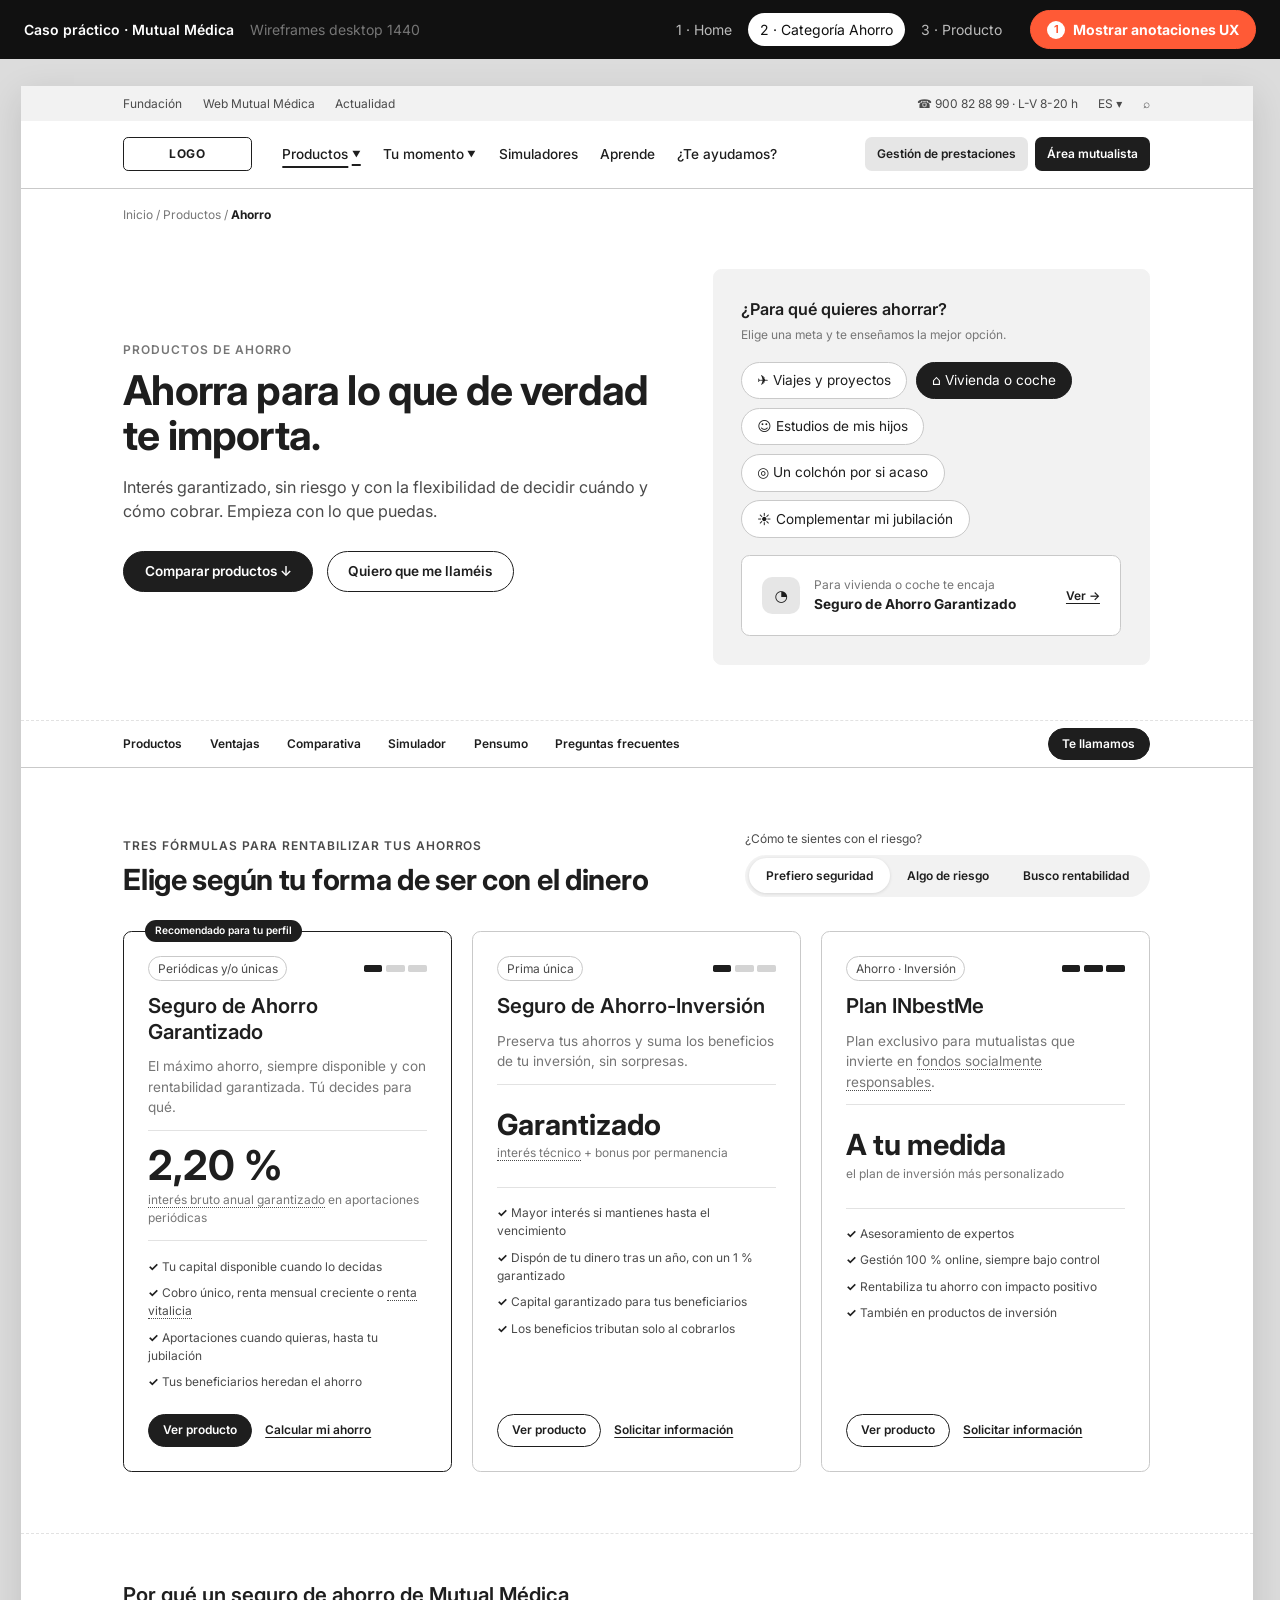
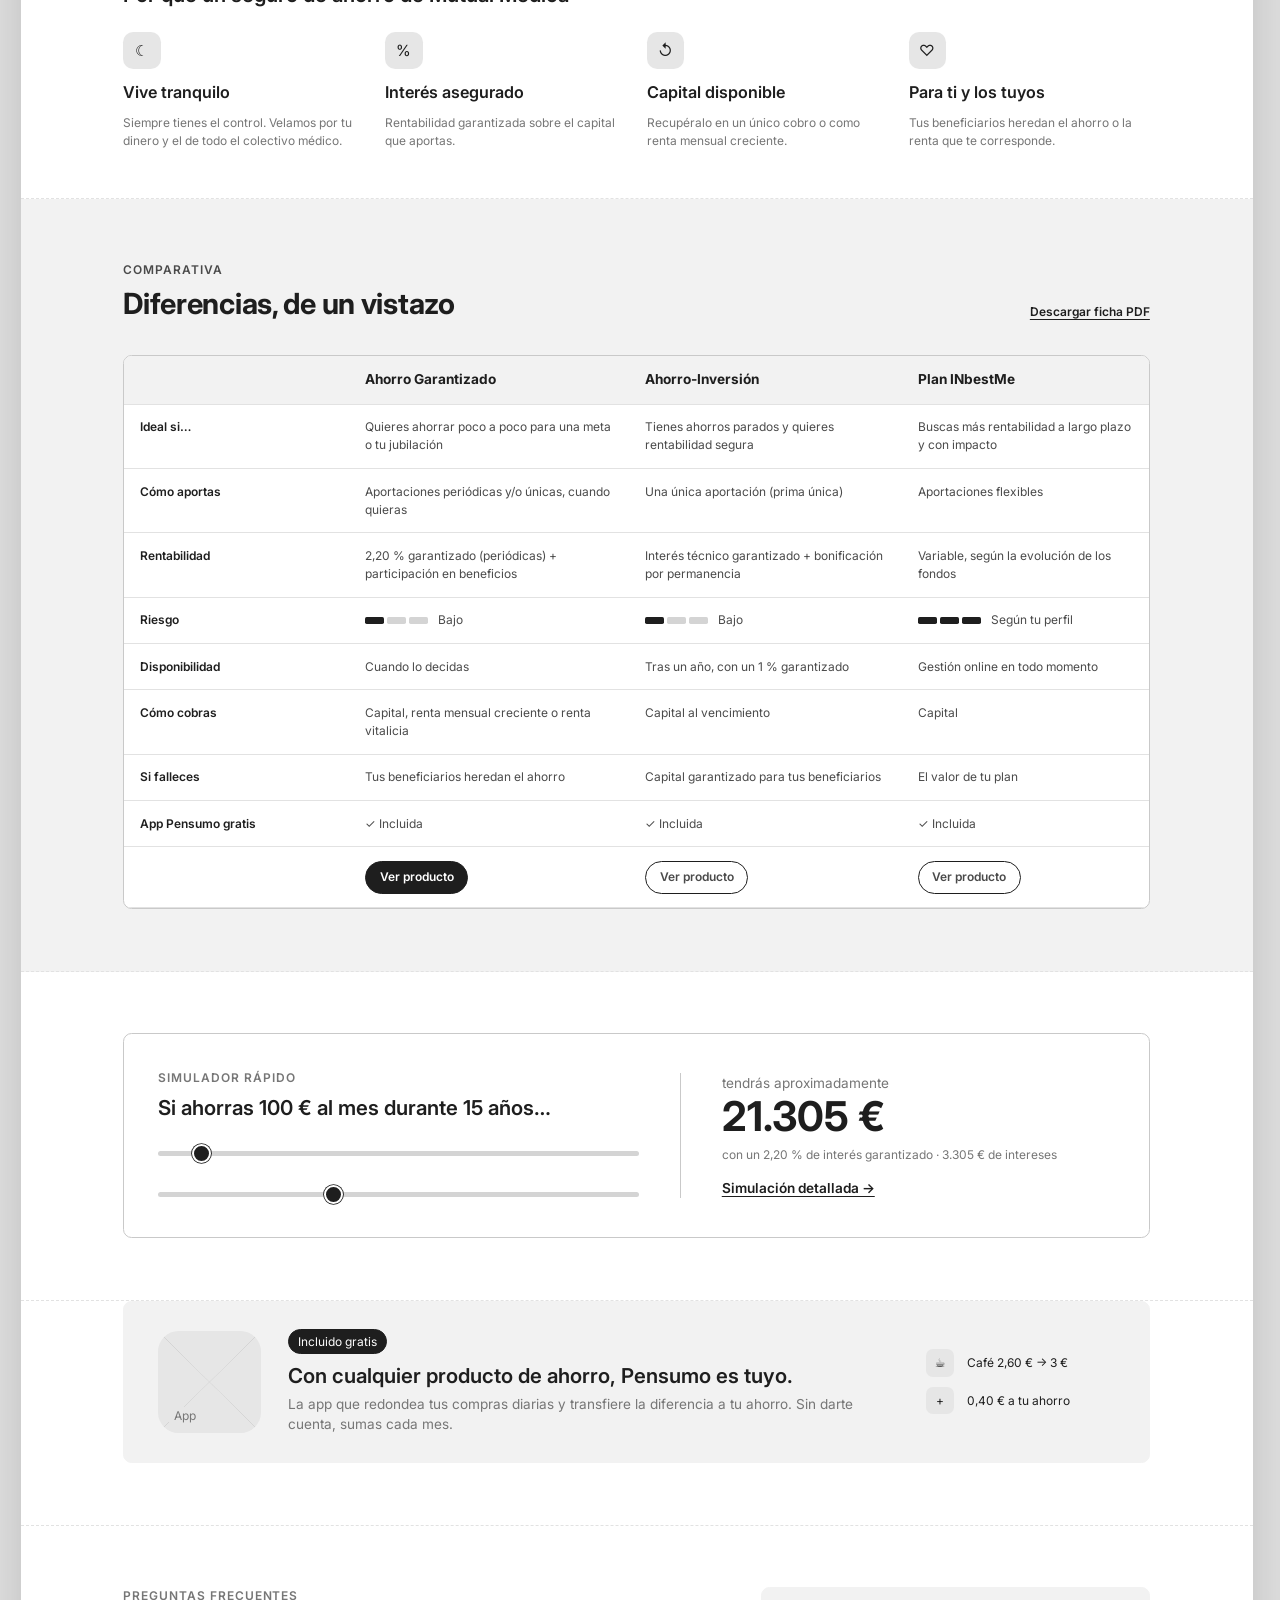
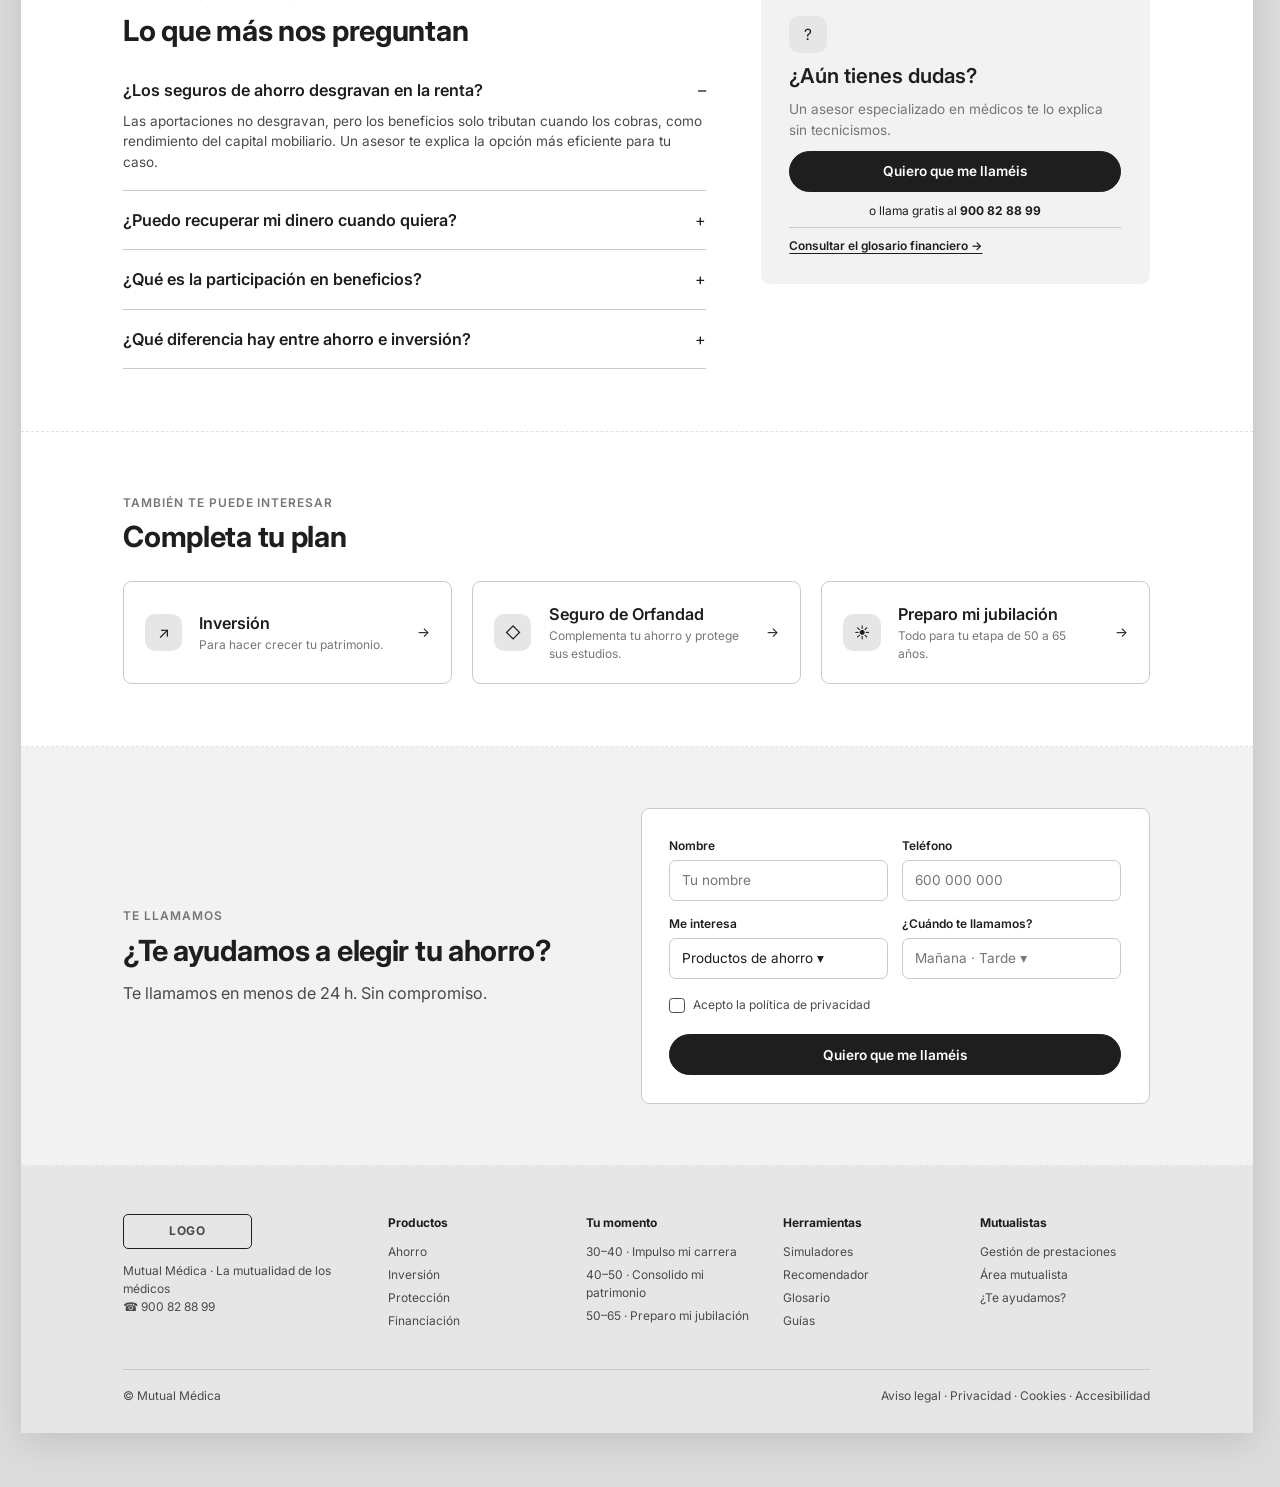
<file: wireframes/ahorro.html>
<!DOCTYPE html>
<html lang="es">
<head>
<meta charset="utf-8">
<meta name="viewport" content="width=device-width, initial-scale=1">
<meta name="robots" content="noindex, nofollow">
<title>Wireframe · Categoría Ahorro · Futuro del Médico</title>
<link rel="preconnect" href="https://fonts.googleapis.com">
<link href="https://fonts.googleapis.com/css2?family=Inter:wght@400;500;600;700&display=swap" rel="stylesheet">
<link rel="stylesheet" href="../css/wire.css">
<style>
  .crumbs{padding:20px 120px;font-size:var(--fs-xs);color:var(--ink-3)}
  .subnav{position:sticky;top:44px;z-index:3;background:#fff;border-bottom:1px solid var(--line);height:56px;display:flex;align-items:center;gap:32px;padding:0 120px;font-weight:600;font-size:var(--fs-xs)}
  .subnav a:first-child{border-bottom:2px solid var(--ink);padding:17px 0}
  .chip{height:44px;padding:0 18px;border:1px solid var(--line);border-radius:999px;display:inline-flex;align-items:center;gap:8px;background:#fff;cursor:pointer}
  .chip.on{background:var(--ink);color:#fff;border-color:var(--ink)}
  .risk{display:flex;gap:4px}.risk i{width:22px;height:8px;border-radius:2px;background:var(--fill-3)}.risk i.on{background:var(--ink)}
  .pcard{display:flex;flex-direction:column;gap:14px;padding:28px}
  .pcard .kpi{display:flex;flex-direction:column;gap:6px;padding:16px 0;border-top:1px solid var(--line-2);border-bottom:1px solid var(--line-2);min-height:122px;justify-content:center}
  .pcard .kpi b{font-size:var(--fs-xxl);line-height:1;white-space:nowrap}
  .pcard ul{list-style:none;font-size:var(--fs-xs);color:var(--ink-2)}
  .pcard li{padding:5px 0}.pcard li::before{content:"✓  ";font-weight:700;color:var(--ink)}
  .pcard.reco{border:2px solid var(--ink);position:relative}
  .pcard.reco::before{content:"Recomendado para tu perfil";position:absolute;top:-14px;left:24px;background:var(--ink);color:#fff;font-size:12px;font-weight:600;padding:4px 12px;border-radius:999px}
  table{width:100%;border-collapse:collapse;font-size:var(--fs-xs)}
  th,td{padding:16px 18px;text-align:left;border-bottom:1px solid var(--line-2);vertical-align:top}
  thead th{font-size:var(--fs-s);background:var(--fill)}
  tbody th{font-weight:600;width:22%;color:var(--ink)}
  td{color:var(--ink-2)}
  td .risk{display:inline-flex;margin-right:8px}
  .seg{display:inline-flex;background:var(--fill);border-radius:999px;padding:4px}
  .seg span{padding:10px 20px;border-radius:999px;font-weight:600;font-size:var(--fs-xs);cursor:pointer}
  .seg span.on{background:#fff;box-shadow:0 1px 4px rgba(0,0,0,.12)}
</style>
</head>
<body>

<div class="deck-bar">
  <a href="../index.html"><strong>Caso práctico · Mutual Médica</strong></a>
  <span class="muted">Wireframes desktop 1440</span>
  <nav>
    <a href="home.html">1 · Home</a>
    <a href="ahorro.html" aria-current="page">2 · Categoría Ahorro</a>
    <a href="seguro-ahorro-garantizado.html">3 · Producto</a>
  </nav>
  <button data-toggle-notes aria-pressed="false" class="notes-btn"><span class="dot"></span>Mostrar anotaciones UX</button>
</div>

<main class="canvas">

  <div class="topbar">
    <div class="row"><span>Fundación</span><span>Web Mutual Médica</span><span>Actualidad</span></div>
    <div class="row"><span>☎ 900 82 88 99 · L-V 8-20 h</span><span>ES ▾</span><span>⌕</span></div>
  </div>
  <header class="header">
    <div class="logo">LOGO</div>
    <nav class="menu">
      <a style="text-decoration:underline;text-underline-offset:8px;text-decoration-thickness:2px">Productos <span class="caret">▼</span></a>
      <a>Tu momento <span class="caret">▼</span></a>
      <a>Simuladores</a>
      <a>Aprende</a>
      <a>¿Te ayudamos?</a>
    </nav>
    <div class="keep"><a>Gestión de prestaciones</a><a class="dark">Área mutualista</a></div>
  </header>

  <div class="crumbs">Inicio  /  Productos  /  <b style="color:var(--ink)">Ahorro</b></div>

  <!-- HERO CATEGORÍA -->
  <section style="padding:32px 0 64px">
    <span class="n" style="left:76px;top:20px">1</span>
    <div class="wrap grid" style="grid-template-columns:1.1fr .9fr;gap:64px;align-items:center">
      <div>
        <p class="eyebrow">Productos de ahorro</p>
        <h1>Ahorra para lo que de verdad te importa.</h1>
        <p class="lead" style="margin:20px 0 32px">Interés garantizado, sin riesgo y con la flexibilidad de decidir cuándo y cómo cobrar. Empieza con lo que puedas.</p>
        <div class="row"><a class="btn primary">Comparar productos ↓</a><a class="btn">Quiero que me llaméis</a></div>
      </div>
      <div class="card fill" style="padding:32px">
        <span class="n" style="right:-12px;top:-12px">2</span>
        <h4 style="margin-bottom:6px">¿Para qué quieres ahorrar?</h4>
        <p class="small muted" style="margin-bottom:20px">Elige una meta y te enseñamos la mejor opción.</p>
        <div class="row" style="flex-wrap:wrap;gap:10px">
          <span class="chip">✈ Viajes y proyectos</span>
          <span class="chip on">⌂ Vivienda o coche</span>
          <span class="chip">☺ Estudios de mis hijos</span>
          <span class="chip">◎ Un colchón por si acaso</span>
          <span class="chip">☀ Complementar mi jubilación</span>
        </div>
        <div class="card" style="margin-top:20px;display:flex;gap:16px;align-items:center">
          <div class="ico">◔</div>
          <div style="flex:1"><p class="small muted">Para vivienda o coche te encaja</p><b>Seguro de Ahorro Garantizado</b></div>
          <a class="link small">Ver →</a>
        </div>
      </div>
    </div>
  </section>

  <nav class="subnav">
    <span class="n" style="left:76px;top:14px">3</span>
    <a>Productos</a><a>Ventajas</a><a>Comparativa</a><a>Simulador</a><a>Pensumo</a><a>Preguntas frecuentes</a>
    <a class="btn primary sm" style="margin-left:auto">Te llamamos</a>
  </nav>

  <!-- PRODUCTOS -->
  <section>
    <span class="n" style="left:76px;top:60px">4</span>
    <div class="wrap">
      <div class="sec-head">
        <div><p class="eyebrow">Tres fórmulas para rentabilizar tus ahorros</p><h2>Elige según tu forma de ser con el dinero</h2></div>
        <div>
          <p class="small muted" style="margin-bottom:8px">¿Cómo te sientes con el riesgo?</p>
          <div class="seg"><span class="on">Prefiero seguridad</span><span>Algo de riesgo</span><span>Busco rentabilidad</span></div>
        </div>
      </div>
      <div class="grid g3" style="align-items:stretch">
        <article class="card pcard reco">
          <div class="row" style="justify-content:space-between"><span class="tag">Periódicas y/o únicas</span><div class="risk" title="Riesgo bajo"><i class="on"></i><i></i><i></i></div></div>
          <h3>Seguro de Ahorro Garantizado</h3>
          <p class="muted">El máximo ahorro, siempre disponible y con rentabilidad garantizada. Tú decides para qué.</p>
          <div class="kpi"><b>2,20&nbsp;%</b><span class="small muted"><span class="gl" tabindex="0" data-tip="Rentabilidad anual antes de impuestos, asegurada por contrato.">interés bruto anual garantizado</span> en aportaciones periódicas</span></div>
          <ul><li>Tu capital disponible cuando lo decidas</li><li>Cobro único, renta mensual creciente o <span class="gl" tabindex="0" data-tip="Un ingreso mensual de por vida que complementa tu pensión.">renta vitalicia</span></li><li>Aportaciones cuando quieras, hasta tu jubilación</li><li>Tus beneficiarios heredan el ahorro</li></ul>
          <div class="row" style="margin-top:auto;padding-top:8px"><a class="btn primary sm">Ver producto</a><a class="link small">Calcular mi ahorro</a></div>
        </article>
        <article class="card pcard">
          <div class="row" style="justify-content:space-between"><span class="tag">Prima única</span><div class="risk" title="Riesgo bajo"><i class="on"></i><i></i><i></i></div></div>
          <h3>Seguro de Ahorro-Inversión</h3>
          <p class="muted">Preserva tus ahorros y suma los beneficios de tu inversión, sin sorpresas.</p>
          <div class="kpi"><b style="font-size:var(--fs-xl)">Garantizado</b><span class="small muted"><span class="gl" tabindex="0" data-tip="Interés mínimo asegurado por contrato durante toda la vida del seguro.">interés técnico</span> + bonus por permanencia</span></div>
          <ul><li>Mayor interés si mantienes hasta el vencimiento</li><li>Dispón de tu dinero tras un año, con un 1&nbsp;% garantizado</li><li>Capital garantizado para tus beneficiarios</li><li>Los beneficios tributan solo al cobrarlos</li></ul>
          <div class="row" style="margin-top:auto;padding-top:8px"><a class="btn sm">Ver producto</a><a class="link small">Solicitar información</a></div>
        </article>
        <article class="card pcard">
          <div class="row" style="justify-content:space-between"><span class="tag">Ahorro · Inversión</span><div class="risk" title="Riesgo según tu perfil"><i class="on"></i><i class="on"></i><i class="on"></i></div></div>
          <h3>Plan INbestMe</h3>
          <p class="muted">Plan exclusivo para mutualistas que invierte en <span class="gl" tabindex="0" data-tip="Fondos que, además de rentabilidad, cumplen criterios sociales y medioambientales.">fondos socialmente responsables</span>.</p>
          <div class="kpi"><b style="font-size:var(--fs-xl)">A tu medida</b><span class="small muted">el plan de inversión más personalizado</span></div>
          <ul><li>Asesoramiento de expertos</li><li>Gestión 100&nbsp;% online, siempre bajo control</li><li>Rentabiliza tu ahorro con impacto positivo</li><li>También en productos de inversión</li></ul>
          <div class="row" style="margin-top:auto;padding-top:8px"><a class="btn sm">Ver producto</a><a class="link small">Solicitar información</a></div>
        </article>
      </div>
    </div>
  </section>

  <!-- POR QUÉ -->
  <section style="padding:56px 0">
    <span class="n" style="left:76px;top:40px">5</span>
    <div class="wrap">
      <h3 style="margin-bottom:28px">Por qué un seguro de ahorro de Mutual Médica</h3>
      <div class="grid g4">
        <div class="stack"><div class="ico">☾</div><h4>Vive tranquilo</h4><p class="small muted">Siempre tienes el control. Velamos por tu dinero y el de todo el colectivo médico.</p></div>
        <div class="stack"><div class="ico">%</div><h4>Interés asegurado</h4><p class="small muted">Rentabilidad garantizada sobre el capital que aportas.</p></div>
        <div class="stack"><div class="ico">↺</div><h4>Capital disponible</h4><p class="small muted">Recupéralo en un único cobro o como renta mensual creciente.</p></div>
        <div class="stack"><div class="ico">♡</div><h4>Para ti y los tuyos</h4><p class="small muted">Tus beneficiarios heredan el ahorro o la renta que te corresponde.</p></div>
      </div>
    </div>
  </section>

  <!-- COMPARATIVA -->
  <section style="background:var(--fill)">
    <span class="n" style="left:76px;top:60px">6</span>
    <div class="wrap">
      <div class="sec-head"><div><p class="eyebrow">Comparativa</p><h2>Diferencias, de un vistazo</h2></div><a class="link small">Descargar ficha PDF</a></div>
      <div class="card" style="padding:0;overflow:hidden">
        <table>
          <thead><tr><th></th><th>Ahorro Garantizado</th><th>Ahorro-Inversión</th><th>Plan INbestMe</th></tr></thead>
          <tbody>
            <tr><th>Ideal si…</th><td>Quieres ahorrar poco a poco para una meta o tu jubilación</td><td>Tienes ahorros parados y quieres rentabilidad segura</td><td>Buscas más rentabilidad a largo plazo y con impacto</td></tr>
            <tr><th>Cómo aportas</th><td>Aportaciones periódicas y/o únicas, cuando quieras</td><td>Una única aportación (prima única)</td><td>Aportaciones flexibles</td></tr>
            <tr><th>Rentabilidad</th><td>2,20&nbsp;% garantizado (periódicas) + participación en beneficios</td><td>Interés técnico garantizado + bonificación por permanencia</td><td>Variable, según la evolución de los fondos</td></tr>
            <tr><th>Riesgo</th><td><div class="risk"><i class="on"></i><i></i><i></i></div> Bajo</td><td><div class="risk"><i class="on"></i><i></i><i></i></div> Bajo</td><td><div class="risk"><i class="on"></i><i class="on"></i><i class="on"></i></div> Según tu perfil</td></tr>
            <tr><th>Disponibilidad</th><td>Cuando lo decidas</td><td>Tras un año, con un 1&nbsp;% garantizado</td><td>Gestión online en todo momento</td></tr>
            <tr><th>Cómo cobras</th><td>Capital, renta mensual creciente o renta vitalicia</td><td>Capital al vencimiento</td><td>Capital</td></tr>
            <tr><th>Si falleces</th><td>Tus beneficiarios heredan el ahorro</td><td>Capital garantizado para tus beneficiarios</td><td>El valor de tu plan</td></tr>
            <tr><th>App Pensumo gratis</th><td>✓ Incluida</td><td>✓ Incluida</td><td>✓ Incluida</td></tr>
            <tr><th></th><td><a class="btn primary sm">Ver producto</a></td><td><a class="btn sm">Ver producto</a></td><td><a class="btn sm">Ver producto</a></td></tr>
          </tbody>
        </table>
      </div>
    </div>
  </section>

  <!-- SIMULADOR MINI -->
  <section>
    <span class="n" style="left:76px;top:60px">7</span>
    <div class="wrap card row" style="padding:40px;gap:48px" data-calc>
      <div style="flex:1.1">
        <p class="eyebrow">Simulador rápido</p>
        <h3 style="margin-bottom:24px">Si ahorras <span data-out="monthly"></span> al mes durante <span data-out="years"></span>…</h3>
        <input type="range" name="monthly" min="30" max="1000" step="10" value="100" aria-label="Aportación mensual">
        <div style="height:24px"></div>
        <input type="range" name="years" min="1" max="40" value="15" aria-label="Años">
      </div>
      <div style="flex:.9;border-left:1px solid var(--line);padding-left:48px">
        <p class="muted">tendrás aproximadamente</p>
        <p data-out="total" style="font-size:var(--fs-xxl);font-weight:700;line-height:1.1"></p>
        <p class="small muted" style="margin:8px 0 16px">con un 2,20&nbsp;% de interés garantizado · <span data-out="interest"></span> de intereses</p>
        <a class="link">Simulación detallada →</a>
      </div>
    </div>
  </section>

  <!-- PENSUMO -->
  <section style="padding:0 0 72px;border:0">
    <span class="n" style="left:76px;top:-10px">8</span>
    <div class="wrap card fill row" style="padding:32px 40px;gap:32px">
      <div class="img" style="width:120px;height:120px;flex:none;border-radius:24px"><span>App</span></div>
      <div style="flex:1"><span class="tag dark">Incluido gratis</span><h3 style="margin:10px 0 6px">Con cualquier producto de ahorro, Pensumo es tuyo.</h3><p class="muted">La app que redondea tus compras diarias y transfiere la diferencia a tu ahorro. Sin darte cuenta, sumas cada mes.</p></div>
      <div class="stack small" style="width:220px"><div class="row"><div class="ico sm">☕</div>Café 2,60 € → 3 €</div><div class="row"><div class="ico sm">+</div>0,40 € a tu ahorro</div></div>
    </div>
  </section>

  <!-- FAQ + AYUDA -->
  <section style="border-top:1px dashed var(--line-2)">
    <span class="n" style="left:76px;top:60px">9</span>
    <div class="wrap grid" style="grid-template-columns:1.5fr 1fr;gap:64px">
      <div>
        <p class="eyebrow">Preguntas frecuentes</p>
        <h2 style="margin-bottom:16px">Lo que más nos preguntan</h2>
        <details open><summary>¿Los seguros de ahorro desgravan en la renta?</summary><p>Las aportaciones no desgravan, pero los beneficios solo tributan cuando los cobras, como rendimiento del capital mobiliario. Un asesor te explica la opción más eficiente para tu caso.</p></details>
        <details><summary>¿Puedo recuperar mi dinero cuando quiera?</summary><p>En el Seguro de Ahorro Garantizado dispones de tu capital cuando lo decidas. En el Seguro de Ahorro-Inversión, a partir del primer año, con un 1&nbsp;% de interés garantizado.</p></details>
        <details><summary>¿Qué es la participación en beneficios?</summary><p>Como mutualidad, no tenemos accionistas: parte de los beneficios se suman cada año a tu ahorro.</p></details>
        <details><summary>¿Qué diferencia hay entre ahorro e inversión?</summary><p>El ahorro te garantiza un interés fijo y sin riesgo. La inversión busca más rentabilidad a largo plazo, pero el valor puede subir o bajar según el mercado.</p></details>
      </div>
      <div class="card fill stack" style="padding:32px;align-self:start">
        <div class="ico">?</div>
        <h3>¿Aún tienes dudas?</h3>
        <p class="muted">Un asesor especializado en médicos te lo explica sin tecnicismos.</p>
        <a class="btn primary" style="width:100%;justify-content:center">Quiero que me llaméis</a>
        <p class="small" style="text-align:center">o llama gratis al <b>900 82 88 99</b></p>
        <hr style="border:0;border-top:1px solid var(--line);margin:8px 0">
        <a class="link small">Consultar el glosario financiero →</a>
      </div>
    </div>
  </section>

  <!-- CROSS SELL -->
  <section>
    <span class="n" style="left:76px;top:60px">10</span>
    <div class="wrap">
      <p class="eyebrow">También te puede interesar</p>
      <h2 style="margin-bottom:32px">Completa tu plan</h2>
      <div class="grid g3">
        <div class="card row" style="gap:20px"><div class="ico">↗</div><div style="flex:1"><h4>Inversión</h4><p class="small muted">Para hacer crecer tu patrimonio.</p></div><span>→</span></div>
        <div class="card row" style="gap:20px"><div class="ico">◇</div><div style="flex:1"><h4>Seguro de Orfandad</h4><p class="small muted">Complementa tu ahorro y protege sus estudios.</p></div><span>→</span></div>
        <div class="card row" style="gap:20px"><div class="ico">☀</div><div style="flex:1"><h4>Preparo mi jubilación</h4><p class="small muted">Todo para tu etapa de 50 a 65 años.</p></div><span>→</span></div>
      </div>
    </div>
  </section>

  <!-- FORM -->
  <section id="contacto" style="background:var(--fill)">
    <span class="n" style="left:76px;top:60px">11</span>
    <div class="wrap grid" style="grid-template-columns:1fr 1.1fr;gap:64px;align-items:center">
      <div><p class="eyebrow">Te llamamos</p><h2>¿Te ayudamos a elegir tu ahorro?</h2><p class="lead" style="margin-top:16px">Te llamamos en menos de 24 h. Sin compromiso.</p></div>
      <div class="card" style="padding:32px">
        <div class="grid g2" style="gap:16px">
          <label class="field">Nombre<span class="input">Tu nombre</span></label>
          <label class="field">Teléfono<span class="input">600 000 000</span></label>
          <label class="field">Me interesa<span class="input" style="color:var(--ink)">Productos de ahorro ▾</span></label>
          <label class="field">¿Cuándo te llamamos?<span class="input">Mañana · Tarde ▾</span></label>
        </div>
        <div class="stack" style="margin:20px 0 24px"><span class="check"><i></i>Acepto la política de privacidad</span></div>
        <a class="btn primary" style="width:100%;justify-content:center">Quiero que me llaméis</a>
      </div>
    </div>
  </section>

  <footer class="footer">
    <div class="cols">
      <div><div class="logo" style="margin-bottom:16px">LOGO</div><p>Mutual Médica · La mutualidad de los médicos<br>☎ 900 82 88 99</p></div>
      <div><h5>Productos</h5><ul><li>Ahorro</li><li>Inversión</li><li>Protección</li><li>Financiación</li></ul></div>
      <div><h5>Tu momento</h5><ul><li>30–40 · Impulso mi carrera</li><li>40–50 · Consolido mi patrimonio</li><li>50–65 · Preparo mi jubilación</li></ul></div>
      <div><h5>Herramientas</h5><ul><li>Simuladores</li><li>Recomendador</li><li>Glosario</li><li>Guías</li></ul></div>
      <div><h5>Mutualistas</h5><ul><li>Gestión de prestaciones</li><li>Área mutualista</li><li>¿Te ayudamos?</li></ul></div>
    </div>
    <div class="row" style="justify-content:space-between;border-top:1px solid var(--line);padding-top:20px"><span>© Mutual Médica</span><span>Aviso legal · Privacidad · Cookies · Accesibilidad</span></div>
  </footer>
</main>

<aside class="notes-panel" aria-label="Anotaciones UX">
  <h4>Anotaciones · Categoría Ahorro</h4>
  <ol>
    <li><b>Hero con beneficio claro</b> (garantía, sin riesgo, flexibilidad) y dos CTA: comparar o pedir llamada.</li>
    <li><b>Selector por meta.</b> El médico no piensa en "productos", piensa en "para qué". Traducimos su meta al producto recomendado.</li>
    <li><b>Sub-navegación sticky</b> con anclas y CTA siempre visible: navegación ágil en una página larga.</li>
    <li><b>Los 3 productos de ahorro del brief</b>, con la información del portal de jubilación actual, en tarjetas con la misma estructura: tipo de aportación, riesgo, dato clave y 4 beneficios. El filtro de riesgo destaca el recomendado. INbestMe aparece también en Inversión.</li>
    <li><b>Ventajas comunes</b> de los seguros de ahorro, recuperadas del portal actual y reescritas en lenguaje más cercano.</li>
    <li><b>Comparativa en lenguaje llano</b> con glosario contextual (subrayado punteado): responde a "¿cuál es para mí?", la gran barrera en productos financieros.</li>
    <li><b>Simulador rápido</b> al 2,20&nbsp;% como microconversión que lleva a la ficha de producto.</li>
    <li><b>Pensumo</b>, solo informativo, con un ejemplo cotidiano: el beneficio se entiende en 2 segundos.</li>
    <li><b>FAQ + ayuda humana:</b> objeciones resueltas y salida directa a asesor o teléfono.</li>
    <li><b>Venta cruzada</b> lógica: Orfandad complementa el ahorro, e inversión y jubilación dan continuidad.</li>
    <li><b>Formulario preconfigurado</b> con la categoría: lead más cualificado para la contratación telefónica.</li>
  </ol>
</aside>

<script src="../js/app.js"></script>
</body>
</html>
</file>
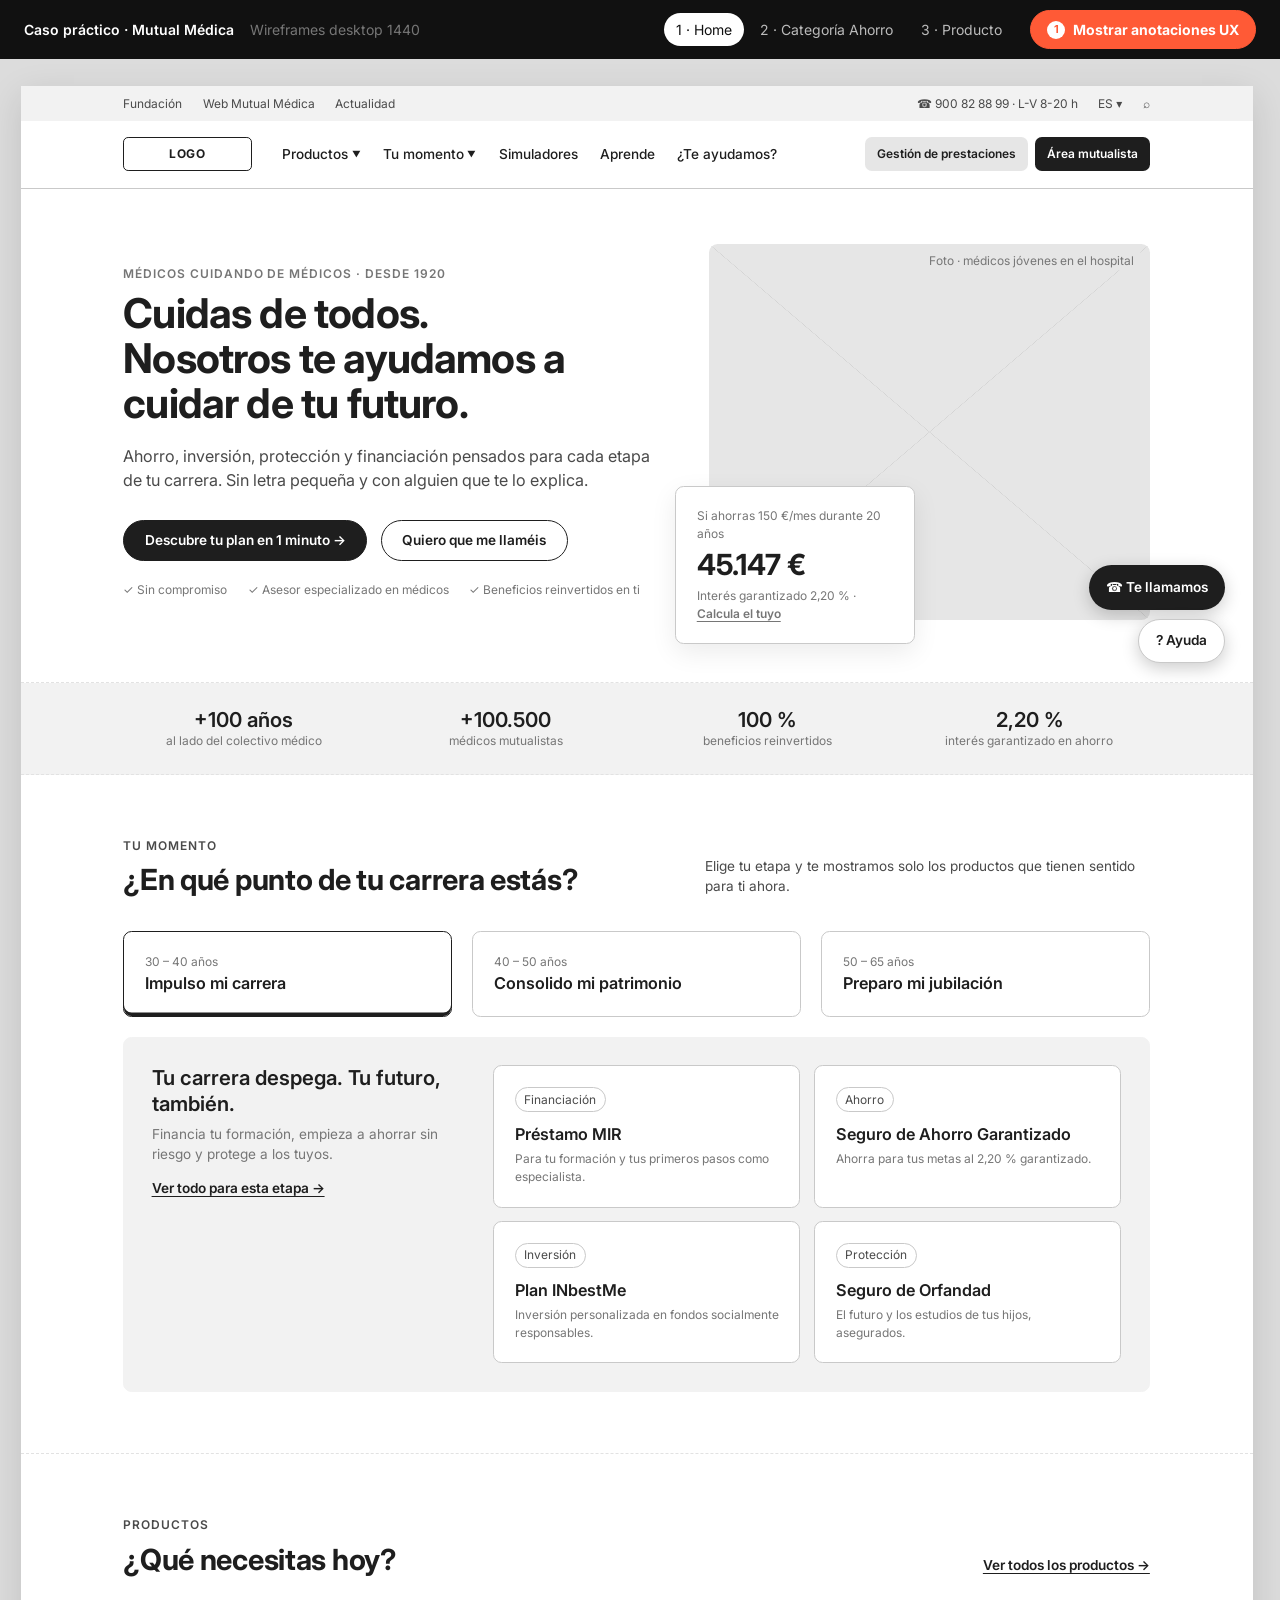
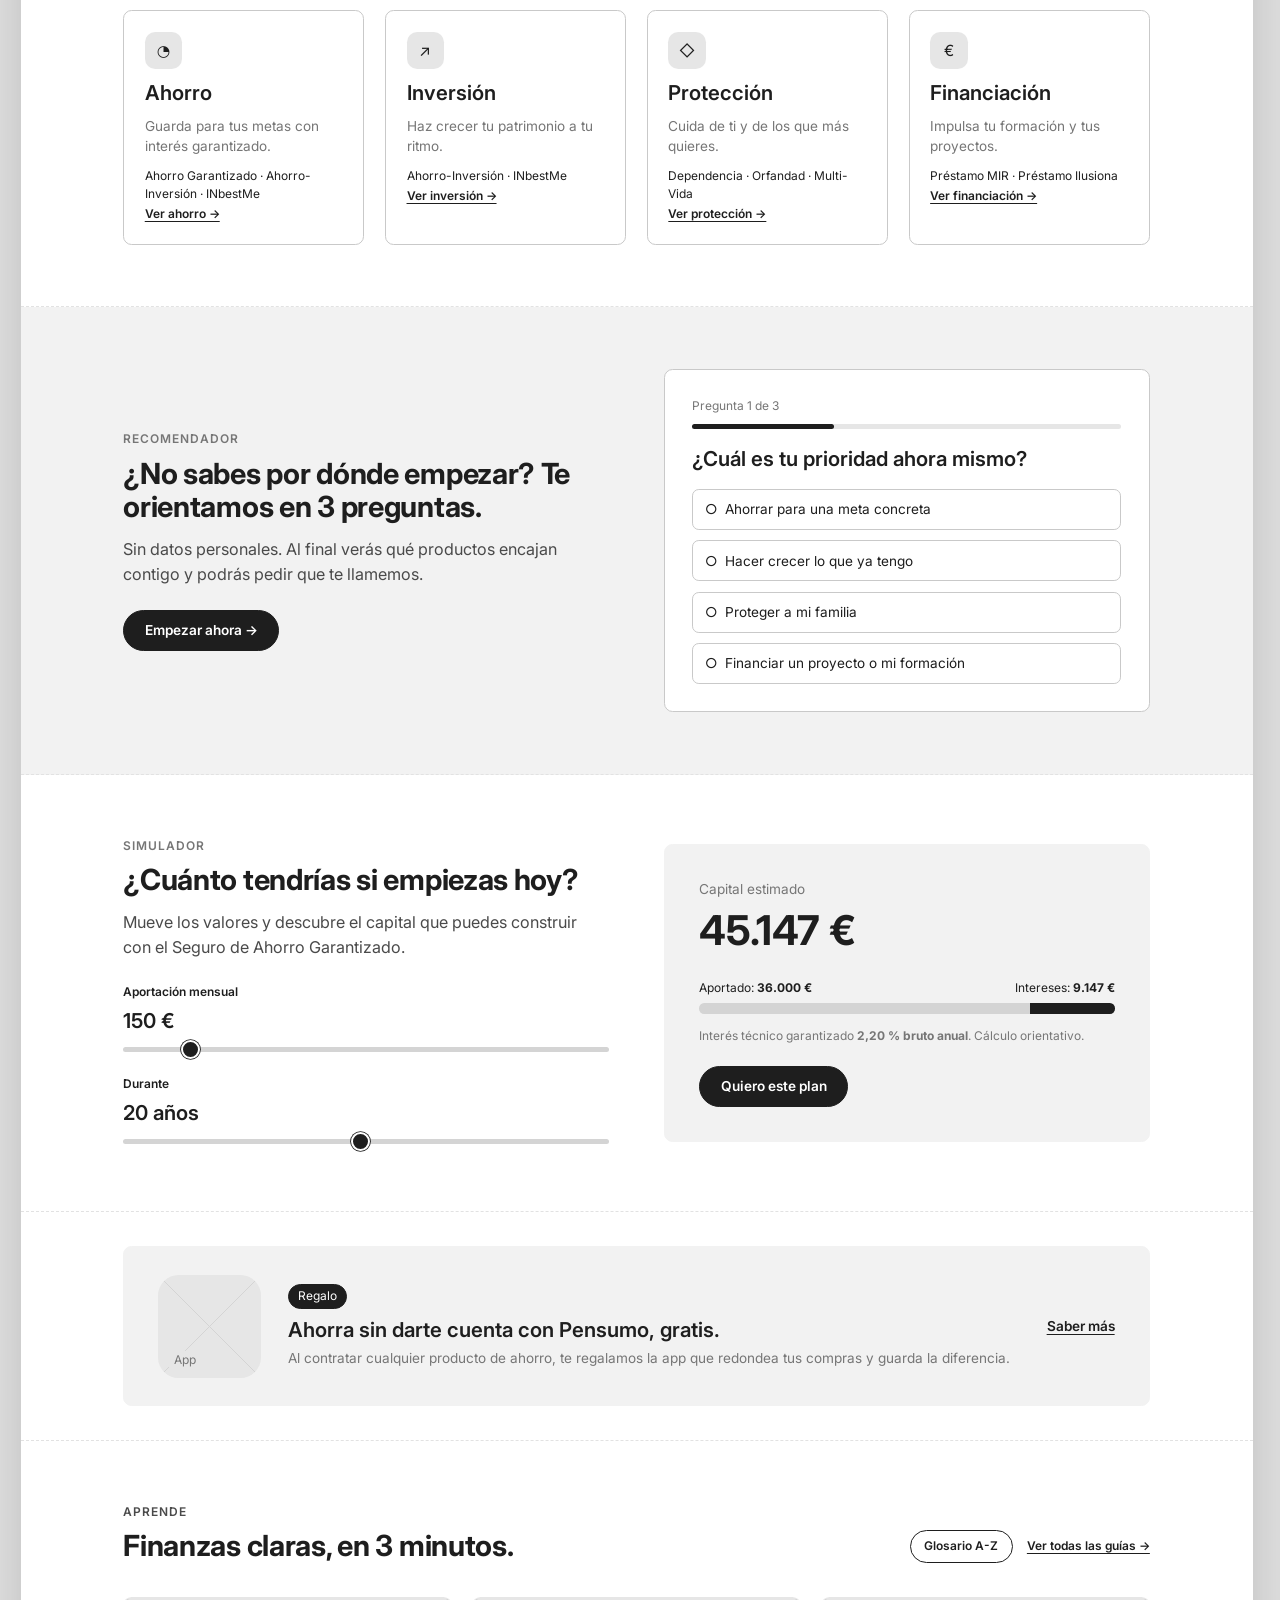
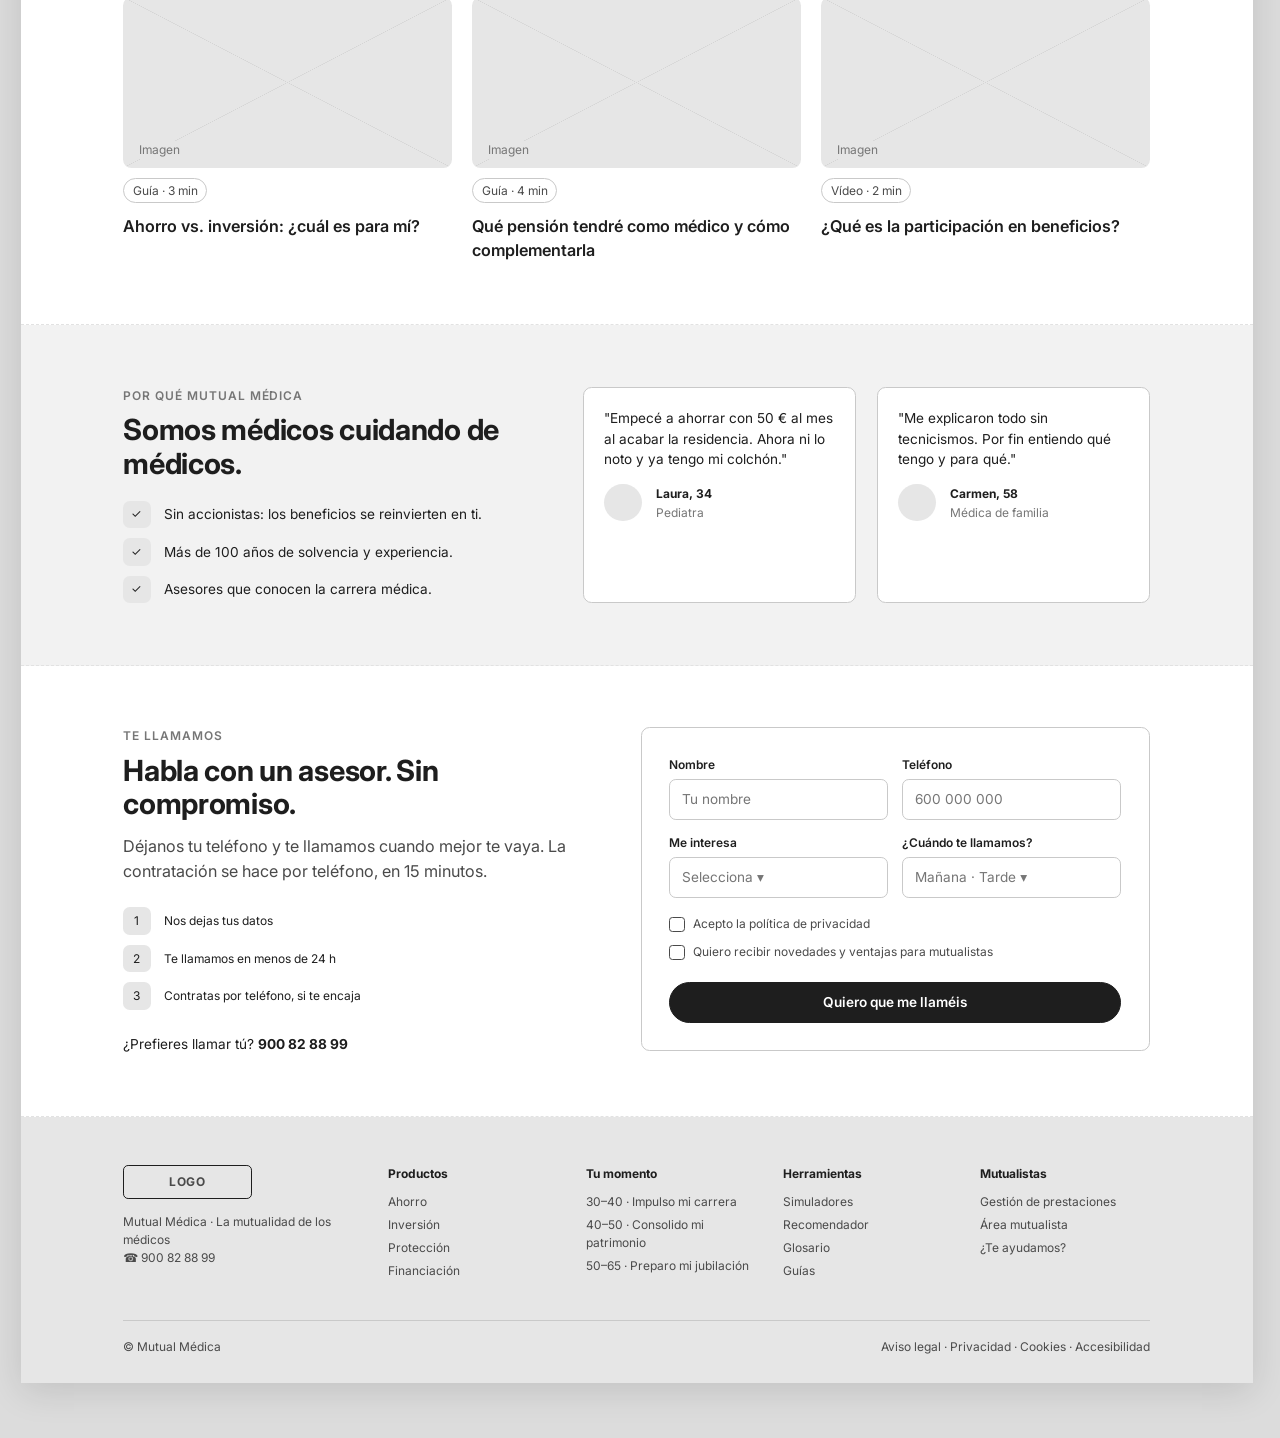
<file: wireframes/home.html>
<!DOCTYPE html>
<html lang="es">
<head>
<meta charset="utf-8">
<meta name="viewport" content="width=device-width, initial-scale=1">
<meta name="robots" content="noindex, nofollow">
<title>Wireframe · Home · Futuro del Médico</title>
<link rel="preconnect" href="https://fonts.googleapis.com">
<link href="https://fonts.googleapis.com/css2?family=Inter:wght@400;500;600;700&display=swap" rel="stylesheet">
<link rel="stylesheet" href="../css/wire.css">
</head>
<body>

<div class="deck-bar">
  <a href="../index.html"><strong>Caso práctico · Mutual Médica</strong></a>
  <span class="muted">Wireframes desktop 1440</span>
  <nav>
    <a href="home.html" aria-current="page">1 · Home</a>
    <a href="ahorro.html">2 · Categoría Ahorro</a>
    <a href="seguro-ahorro-garantizado.html">3 · Producto</a>
  </nav>
  <button data-toggle-notes aria-pressed="false" class="notes-btn"><span class="dot"></span>Mostrar anotaciones UX</button>
</div>

<main class="canvas">

  <!-- HEADER -->
  <div class="topbar">
    <div class="row"><span>Fundación</span><span>Web Mutual Médica</span><span>Actualidad</span></div>
    <div class="row"><span>☎ 900 82 88 99 · L-V 8-20 h</span><span>ES ▾</span><span>⌕</span></div>
  </div>
  <header class="header">
    <span class="n" style="left:76px;top:-14px">1</span>
    <div class="logo">LOGO</div>
    <nav class="menu">
      <a>Productos <span class="caret">▼</span></a>
      <a>Tu momento <span class="caret">▼</span></a>
      <a>Simuladores</a>
      <a>Aprende</a>
      <a>¿Te ayudamos?</a>
    </nav>
    <div class="keep">
      <span class="n" style="right:-18px;top:-14px">2</span>
      <a>Gestión de prestaciones</a>
      <a class="dark">Área mutualista</a>
    </div>
  </header>

  <!-- HERO -->
  <section style="padding:64px 0 72px">
    <span class="n" style="left:76px;top:40px">3</span>
    <div class="wrap grid" style="grid-template-columns:1.1fr .9fr;align-items:center;gap:56px">
      <div>
        <p class="eyebrow">Médicos cuidando de médicos · desde 1920</p>
        <h1>Cuidas de todos.<br>Nosotros te ayudamos a cuidar de tu futuro.</h1>
        <p class="lead" style="margin:20px 0 32px">Ahorro, inversión, protección y financiación pensados para cada etapa de tu carrera. Sin letra pequeña y con alguien que te lo explica.</p>
        <div class="row">
          <a class="btn primary">Descubre tu plan en 1 minuto →</a>
          <a class="btn">Quiero que me llaméis</a>
        </div>
        <div class="row small muted" style="margin-top:24px;gap:24px">
          <span>✓ Sin compromiso</span><span>✓ Asesor especializado en médicos</span><span>✓ Beneficios reinvertidos en ti</span>
        </div>
      </div>
      <div style="position:relative">
        <div class="img" style="height:440px"><span style="left:auto;right:12px;top:10px;bottom:auto">Foto · médicos jóvenes en el hospital</span></div>
        <div class="card" style="position:absolute;left:-40px;bottom:-28px;width:280px;box-shadow:0 10px 30px rgba(0,0,0,.08)">
          <span class="n" style="right:-12px;top:-12px">4</span>
          <p class="small muted">Si ahorras 150 €/mes durante 20 años</p>
          <p style="font-size:var(--fs-xl);font-weight:700">45.147 €</p>
          <p class="small muted">Interés garantizado 2,20&nbsp;% · <span class="link">Calcula el tuyo</span></p>
        </div>
      </div>
    </div>
  </section>

  <!-- TRUST BAR -->
  <section style="padding:28px 0;background:var(--fill)">
    <div class="wrap grid g4" style="text-align:center">
      <div><h3>+100 años</h3><p class="small muted">al lado del colectivo médico</p></div>
      <div><h3>+100.500</h3><p class="small muted">médicos mutualistas</p></div>
      <div><h3>100&nbsp;%</h3><p class="small muted">beneficios reinvertidos</p></div>
      <div><h3>2,20&nbsp;%</h3><p class="small muted">interés garantizado en ahorro</p></div>
    </div>
  </section>

  <!-- MOMENTO VITAL -->
  <section id="momento">
    <span class="n" style="left:76px;top:60px">5</span>
    <div class="wrap">
      <div class="sec-head">
        <div><p class="eyebrow">Tu momento</p><h2>¿En qué punto de tu carrera estás?</h2></div>
        <p>Elige tu etapa y te mostramos solo los productos que tienen sentido para ti ahora.</p>
      </div>
      <div data-tabs>
        <div role="tablist" class="grid g3" style="margin-bottom:24px">
          <button role="tab" aria-selected="true" aria-controls="t1" class="card" style="text-align:left;cursor:pointer"><p class="small muted">30 – 40 años</p><h4>Impulso mi carrera</h4></button>
          <button role="tab" aria-selected="false" aria-controls="t2" class="card" style="text-align:left;cursor:pointer"><p class="small muted">40 – 50 años</p><h4>Consolido mi patrimonio</h4></button>
          <button role="tab" aria-selected="false" aria-controls="t3" class="card" style="text-align:left;cursor:pointer"><p class="small muted">50 – 65 años</p><h4>Preparo mi jubilación</h4></button>
        </div>
        <div id="t1" role="tabpanel" class="card fill grid" style="grid-template-columns:1fr 2fr;gap:32px;padding:32px">
          <div><h3>Tu carrera despega. Tu futuro, también.</h3><p class="muted" style="margin-top:8px">Financia tu formación, empieza a ahorrar sin riesgo y protege a los tuyos.</p><a class="link" style="display:inline-block;margin-top:16px">Ver todo para esta etapa →</a></div>
          <div class="grid g2" style="gap:16px">
            <div class="card"><span class="tag">Financiación</span><h4 style="margin:12px 0 4px">Préstamo MIR</h4><p class="small muted">Para tu formación y tus primeros pasos como especialista.</p></div>
            <div class="card"><span class="tag">Ahorro</span><h4 style="margin:12px 0 4px">Seguro de Ahorro Garantizado</h4><p class="small muted">Ahorra para tus metas al 2,20&nbsp;% garantizado.</p></div>
            <div class="card"><span class="tag">Inversión</span><h4 style="margin:12px 0 4px">Plan INbestMe</h4><p class="small muted">Inversión personalizada en fondos socialmente responsables.</p></div>
            <div class="card"><span class="tag">Protección</span><h4 style="margin:12px 0 4px">Seguro de Orfandad</h4><p class="small muted">El futuro y los estudios de tus hijos, asegurados.</p></div>
          </div>
        </div>
        <div id="t2" role="tabpanel" hidden class="card fill grid" style="grid-template-columns:1fr 2fr;gap:32px;padding:32px">
          <div><h3>Casa, familia, proyectos.</h3><p class="muted" style="margin-top:8px">Haz crecer lo que ya has ahorrado y cuida de tu familia.</p><a class="link" style="display:inline-block;margin-top:16px">Ver todo para esta etapa →</a></div>
          <div class="grid g2" style="gap:16px">
            <div class="card"><span class="tag">Financiación</span><h4 style="margin:12px 0 4px">Préstamo Ilusiona</h4><p class="small muted">Para tus proyectos personales.</p></div>
            <div class="card"><span class="tag">Inversión</span><h4 style="margin:12px 0 4px">Seguro de Ahorro-Inversión</h4><p class="small muted">Rentabiliza tus ahorros con interés garantizado.</p></div>
            <div class="card"><span class="tag">Ahorro · Inversión</span><h4 style="margin:12px 0 4px">Plan INbestMe</h4><p class="small muted">Carteras adaptadas a tu perfil.</p></div>
            <div class="card"><span class="tag">Protección</span><h4 style="margin:12px 0 4px">Seguro Multi-Vida</h4><p class="small muted">Tranquilidad para ti y tu familia.</p></div>
          </div>
        </div>
        <div id="t3" role="tabpanel" hidden class="card fill grid" style="grid-template-columns:1fr 2fr;gap:32px;padding:32px">
          <div><h3>Jubílate con el nivel de vida que quieres.</h3><p class="muted" style="margin-top:8px">Maximiza tus ahorros y protege tu autonomía y la de tu familia.</p><a class="link" style="display:inline-block;margin-top:16px">Ver todo para esta etapa →</a></div>
          <div class="grid g2" style="gap:16px">
            <div class="card"><span class="tag">Ahorro</span><h4 style="margin:12px 0 4px">Seguro de Ahorro Garantizado</h4><p class="small muted">Conviértelo en una renta que complemente tu pensión.</p></div>
            <div class="card"><span class="tag">Inversión</span><h4 style="margin:12px 0 4px">Seguro de Ahorro-Inversión</h4><p class="small muted">Prima única, sin riesgo de mercado.</p></div>
            <div class="card"><span class="tag">Protección</span><h4 style="margin:12px 0 4px">Seguro de Dependencia</h4><p class="small muted">Tu autonomía, protegida.</p></div>
            <div class="card"><span class="tag">Protección</span><h4 style="margin:12px 0 4px">Seguro Multi-Vida</h4><p class="small muted">Para que a los tuyos no les falte de nada.</p></div>
          </div>
        </div>
      </div>
    </div>
  </section>

  <!-- CATEGORÍAS -->
  <section>
    <span class="n" style="left:76px;top:60px">6</span>
    <div class="wrap">
      <div class="sec-head">
        <div><p class="eyebrow">Productos</p><h2>¿Qué necesitas hoy?</h2></div>
        <a class="link">Ver todos los productos →</a>
      </div>
      <div class="grid g4">
        <div class="card stack"><div class="ico">◔</div><h3>Ahorro</h3><p class="muted">Guarda para tus metas con interés garantizado.</p><p class="small">Ahorro Garantizado · Ahorro-Inversión · INbestMe</p><a class="link small">Ver ahorro →</a></div>
        <div class="card stack"><div class="ico">↗</div><h3>Inversión</h3><p class="muted">Haz crecer tu patrimonio a tu ritmo.</p><p class="small">Ahorro-Inversión · INbestMe</p><a class="link small">Ver inversión →</a></div>
        <div class="card stack"><div class="ico">◇</div><h3>Protección</h3><p class="muted">Cuida de ti y de los que más quieres.</p><p class="small">Dependencia · Orfandad · Multi-Vida</p><a class="link small">Ver protección →</a></div>
        <div class="card stack"><div class="ico">€</div><h3>Financiación</h3><p class="muted">Impulsa tu formación y tus proyectos.</p><p class="small">Préstamo MIR · Préstamo Ilusiona</p><a class="link small">Ver financiación →</a></div>
      </div>
    </div>
  </section>

  <!-- RECOMENDADOR -->
  <section style="background:var(--fill)">
    <span class="n" style="left:76px;top:60px">7</span>
    <div class="wrap grid g2" style="align-items:center;gap:64px">
      <div>
        <p class="eyebrow">Recomendador</p>
        <h2>¿No sabes por dónde empezar? Te orientamos en 3 preguntas.</h2>
        <p class="lead" style="margin:16px 0 28px">Sin datos personales. Al final verás qué productos encajan contigo y podrás pedir que te llamemos.</p>
        <a class="btn primary">Empezar ahora →</a>
      </div>
      <div class="card" style="padding:32px">
        <p class="small muted">Pregunta 1 de 3</p>
        <div style="height:6px;background:var(--fill-2);border-radius:3px;margin:10px 0 20px"><div style="width:33%;height:100%;background:var(--ink);border-radius:3px"></div></div>
        <h3 style="margin-bottom:20px">¿Cuál es tu prioridad ahora mismo?</h3>
        <div class="stack">
          <div class="input" style="color:var(--ink)">○&nbsp; Ahorrar para una meta concreta</div>
          <div class="input" style="color:var(--ink)">○&nbsp; Hacer crecer lo que ya tengo</div>
          <div class="input" style="color:var(--ink)">○&nbsp; Proteger a mi familia</div>
          <div class="input" style="color:var(--ink)">○&nbsp; Financiar un proyecto o mi formación</div>
        </div>
      </div>
    </div>
  </section>

  <!-- CALCULADORA TEASER -->
  <section>
    <span class="n" style="left:76px;top:60px">8</span>
    <div class="wrap grid" style="grid-template-columns:1fr 1fr;gap:64px;align-items:center" data-calc>
      <div>
        <p class="eyebrow">Simulador</p>
        <h2>¿Cuánto tendrías si empiezas hoy?</h2>
        <p class="lead" style="margin:16px 0">Mueve los valores y descubre el capital que puedes construir con el Seguro de Ahorro Garantizado.</p>
        <div class="stack" style="margin-top:28px">
          <label class="field">Aportación mensual <span data-out="monthly" style="font-size:var(--fs-l)"></span></label>
          <input type="range" name="monthly" min="30" max="1000" step="10" value="150" aria-label="Aportación mensual">
          <label class="field" style="margin-top:20px">Durante <span data-out="years" style="font-size:var(--fs-l)"></span></label>
          <input type="range" name="years" min="1" max="40" value="20" aria-label="Años">
        </div>
      </div>
      <div class="card fill" style="padding:40px">
        <p class="muted">Capital estimado</p>
        <p data-out="total" style="font-size:var(--fs-xxl);font-weight:700"></p>
        <div class="row small" style="justify-content:space-between;margin:20px 0 8px"><span>Aportado: <b data-out="paid"></b></span><span>Intereses: <b data-out="interest"></b></span></div>
        <div style="height:12px;background:var(--fill-3);border-radius:6px;overflow:hidden;display:flex;justify-content:flex-end"><div data-out="bar" style="background:var(--ink);height:100%"></div></div>
        <p class="small muted" style="margin:16px 0 24px">Interés técnico garantizado <b>2,20&nbsp;% bruto anual</b>. Cálculo orientativo.</p>
        <a class="btn primary">Quiero este plan</a>
      </div>
    </div>
  </section>

  <!-- PENSUMO -->
  <section style="padding:40px 0">
    <span class="n" style="left:76px;top:30px">9</span>
    <div class="wrap card fill row" style="padding:32px 40px;gap:32px">
      <div class="img" style="width:120px;height:120px;flex:none;border-radius:24px"><span>App</span></div>
      <div style="flex:1"><span class="tag dark">Regalo</span><h3 style="margin:10px 0 6px">Ahorra sin darte cuenta con Pensumo, gratis.</h3><p class="muted">Al contratar cualquier producto de ahorro, te regalamos la app que redondea tus compras y guarda la diferencia.</p></div>
      <a class="link">Saber más</a>
    </div>
  </section>

  <!-- APRENDE -->
  <section>
    <span class="n" style="left:76px;top:60px">10</span>
    <div class="wrap">
      <div class="sec-head">
        <div><p class="eyebrow">Aprende</p><h2>Finanzas claras, en 3 minutos.</h2></div>
        <div class="row"><a class="btn sm">Glosario A-Z</a><a class="link small">Ver todas las guías →</a></div>
      </div>
      <div class="grid g3">
        <div class="stack"><div class="img" style="height:200px"><span>Imagen</span></div><span class="tag">Guía · 3 min</span><h4>Ahorro vs. inversión: ¿cuál es para mí?</h4></div>
        <div class="stack"><div class="img" style="height:200px"><span>Imagen</span></div><span class="tag">Guía · 4 min</span><h4>Qué pensión tendré como médico y cómo complementarla</h4></div>
        <div class="stack"><div class="img" style="height:200px"><span>Imagen</span></div><span class="tag">Vídeo · 2 min</span><h4>¿Qué es la participación en beneficios?</h4></div>
      </div>
    </div>
  </section>

  <!-- TESTIMONIOS + POR QUÉ -->
  <section style="background:var(--fill)">
    <span class="n" style="left:76px;top:60px">11</span>
    <div class="wrap grid" style="grid-template-columns:1fr 1.4fr;gap:64px">
      <div>
        <p class="eyebrow">Por qué Mutual Médica</p>
        <h2>Somos médicos cuidando de médicos.</h2>
        <ul class="stack" style="list-style:none;margin-top:24px">
          <li class="row"><div class="ico sm">✓</div>Sin accionistas: los beneficios se reinvierten en ti.</li>
          <li class="row"><div class="ico sm">✓</div>Más de 100 años de solvencia y experiencia.</li>
          <li class="row"><div class="ico sm">✓</div>Asesores que conocen la carrera médica.</li>
        </ul>
      </div>
      <div class="grid g2">
        <div class="card"><p>"Empecé a ahorrar con 50 € al mes al acabar la residencia. Ahora ni lo noto y ya tengo mi colchón."</p><div class="row" style="margin-top:16px"><div class="ico" style="border-radius:50%"></div><div><b class="small">Laura, 34</b><p class="small muted">Pediatra</p></div></div></div>
        <div class="card"><p>"Me explicaron todo sin tecnicismos. Por fin entiendo qué tengo y para qué."</p><div class="row" style="margin-top:16px"><div class="ico" style="border-radius:50%"></div><div><b class="small">Carmen, 58</b><p class="small muted">Médica de familia</p></div></div></div>
      </div>
    </div>
  </section>

  <!-- FORMULARIO -->
  <section id="contacto">
    <span class="n" style="left:76px;top:60px">12</span>
    <div class="wrap grid" style="grid-template-columns:1fr 1.1fr;gap:64px;align-items:start">
      <div>
        <p class="eyebrow">Te llamamos</p>
        <h2>Habla con un asesor. Sin compromiso.</h2>
        <p class="lead" style="margin:16px 0 28px">Déjanos tu teléfono y te llamamos cuando mejor te vaya. La contratación se hace por teléfono, en 15 minutos.</p>
        <div class="stack small">
          <div class="row"><div class="ico sm">1</div>Nos dejas tus datos</div>
          <div class="row"><div class="ico sm">2</div>Te llamamos en menos de 24 h</div>
          <div class="row"><div class="ico sm">3</div>Contratas por teléfono, si te encaja</div>
        </div>
        <p style="margin-top:28px">¿Prefieres llamar tú? <b>900 82 88 99</b></p>
      </div>
      <div class="card" style="padding:32px">
        <div class="grid g2" style="gap:16px">
          <label class="field">Nombre<span class="input">Tu nombre</span></label>
          <label class="field">Teléfono<span class="input">600 000 000</span></label>
          <label class="field">Me interesa<span class="input">Selecciona ▾</span></label>
          <label class="field">¿Cuándo te llamamos?<span class="input">Mañana · Tarde ▾</span></label>
        </div>
        <div class="stack" style="margin:20px 0 24px">
          <span class="check"><i></i>Acepto la política de privacidad</span>
          <span class="check"><i></i>Quiero recibir novedades y ventajas para mutualistas</span>
        </div>
        <a class="btn primary" style="width:100%;justify-content:center">Quiero que me llaméis</a>
      </div>
    </div>
  </section>

  <footer class="footer">
    <div class="cols">
      <div><div class="logo" style="margin-bottom:16px">LOGO</div><p>Mutual Médica · La mutualidad de los médicos<br>☎ 900 82 88 99</p></div>
      <div><h5>Productos</h5><ul><li>Ahorro</li><li>Inversión</li><li>Protección</li><li>Financiación</li></ul></div>
      <div><h5>Tu momento</h5><ul><li>30–40 · Impulso mi carrera</li><li>40–50 · Consolido mi patrimonio</li><li>50–65 · Preparo mi jubilación</li></ul></div>
      <div><h5>Herramientas</h5><ul><li>Simuladores</li><li>Recomendador</li><li>Glosario</li><li>Guías</li></ul></div>
      <div><h5>Mutualistas</h5><ul><li>Gestión de prestaciones</li><li>Área mutualista</li><li>¿Te ayudamos?</li></ul></div>
    </div>
    <div class="row" style="justify-content:space-between;border-top:1px solid var(--line);padding-top:20px"><span>© Mutual Médica</span><span>Aviso legal · Privacidad · Cookies · Accesibilidad</span></div>
  </footer>

  <div class="fab" style="top:560px">
    <span class="n" style="left:-34px;top:10px">13</span>
    <span class="pill">☎ Te llamamos</span>
    <span class="pill light">? Ayuda</span>
  </div>
</main>

<aside class="notes-panel" aria-label="Anotaciones UX">
  <h4>Anotaciones · Home</h4>
  <ol>
    <li><b>Nueva marca paraguas.</b> "Portal de jubilación" pasa a "Futuro del Médico": habla a los 30 y a los 60, no solo al jubilado.</li>
    <li><b>Se mantienen</b> "Gestión de prestaciones" y "Área mutualista", como pide el cliente, destacadas a la derecha como accesos de servicio.</li>
    <li><b>Hero orientado a conversión.</b> Propuesta de valor emocional, CTA principal hacia el recomendador (poca fricción) y CTA secundario directo a lead.</li>
    <li><b>Dato tangible</b> que engancha y lleva a la calculadora: da confianza con un número real.</li>
    <li><b>Navegación por momento vital</b> alineada con el target del brief: 30–40 años (financiación, ahorro, inversión y protección) y 50+ (jubilación, maximizar el ahorro y proteger a la familia). La etapa 40–50 hace de puente para no dejar a nadie fuera. El usuario no necesita entender las categorías financieras.</li>
    <li><b>Las 4 categorías</b> con los productos visibles: acceso directo para quien ya sabe lo que busca.</li>
    <li><b>Recomendador en 3 preguntas.</b> Ayuda al usuario no experto y genera leads cualificados (producto de interés ya informado).</li>
    <li><b>Calculadora funcional</b> en home: microconversión clave y enganche emocional. Interés 2,20&nbsp;% visible.</li>
    <li><b>Pensumo</b> como incentivo informativo en el momento de decisión.</li>
    <li><b>Contenido educativo</b> y glosario: capacita al target joven y trabaja el SEO.</li>
    <li><b>Prueba social</b> de médicos de ambos segmentos de edad.</li>
    <li><b>Formulario corto</b> (4 campos) y proceso explicado en 3 pasos: reduce la incertidumbre de la venta telefónica.</li>
    <li><b>CTA flotante persistente</b> "Te llamamos" y ayuda contextual en toda la navegación.</li>
  </ol>
</aside>

<script src="../js/app.js"></script>
</body>
</html>
</file>
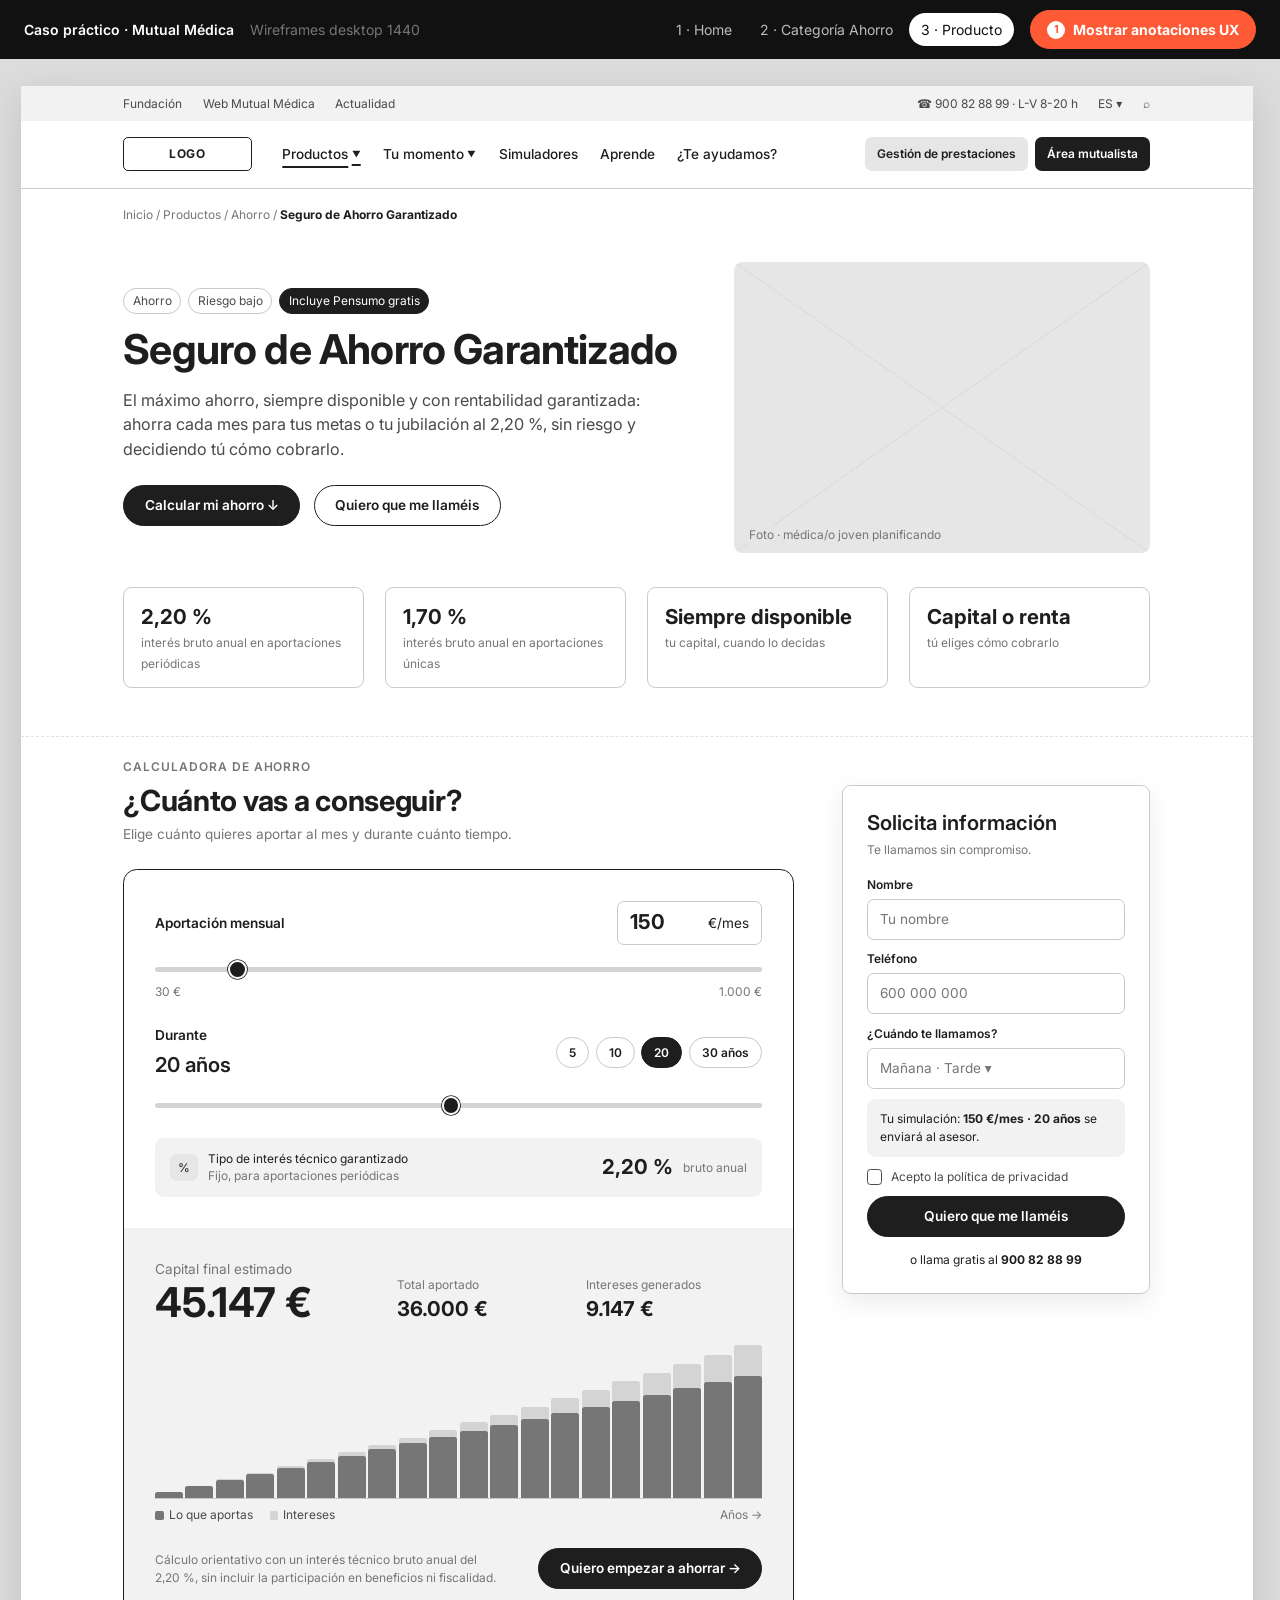
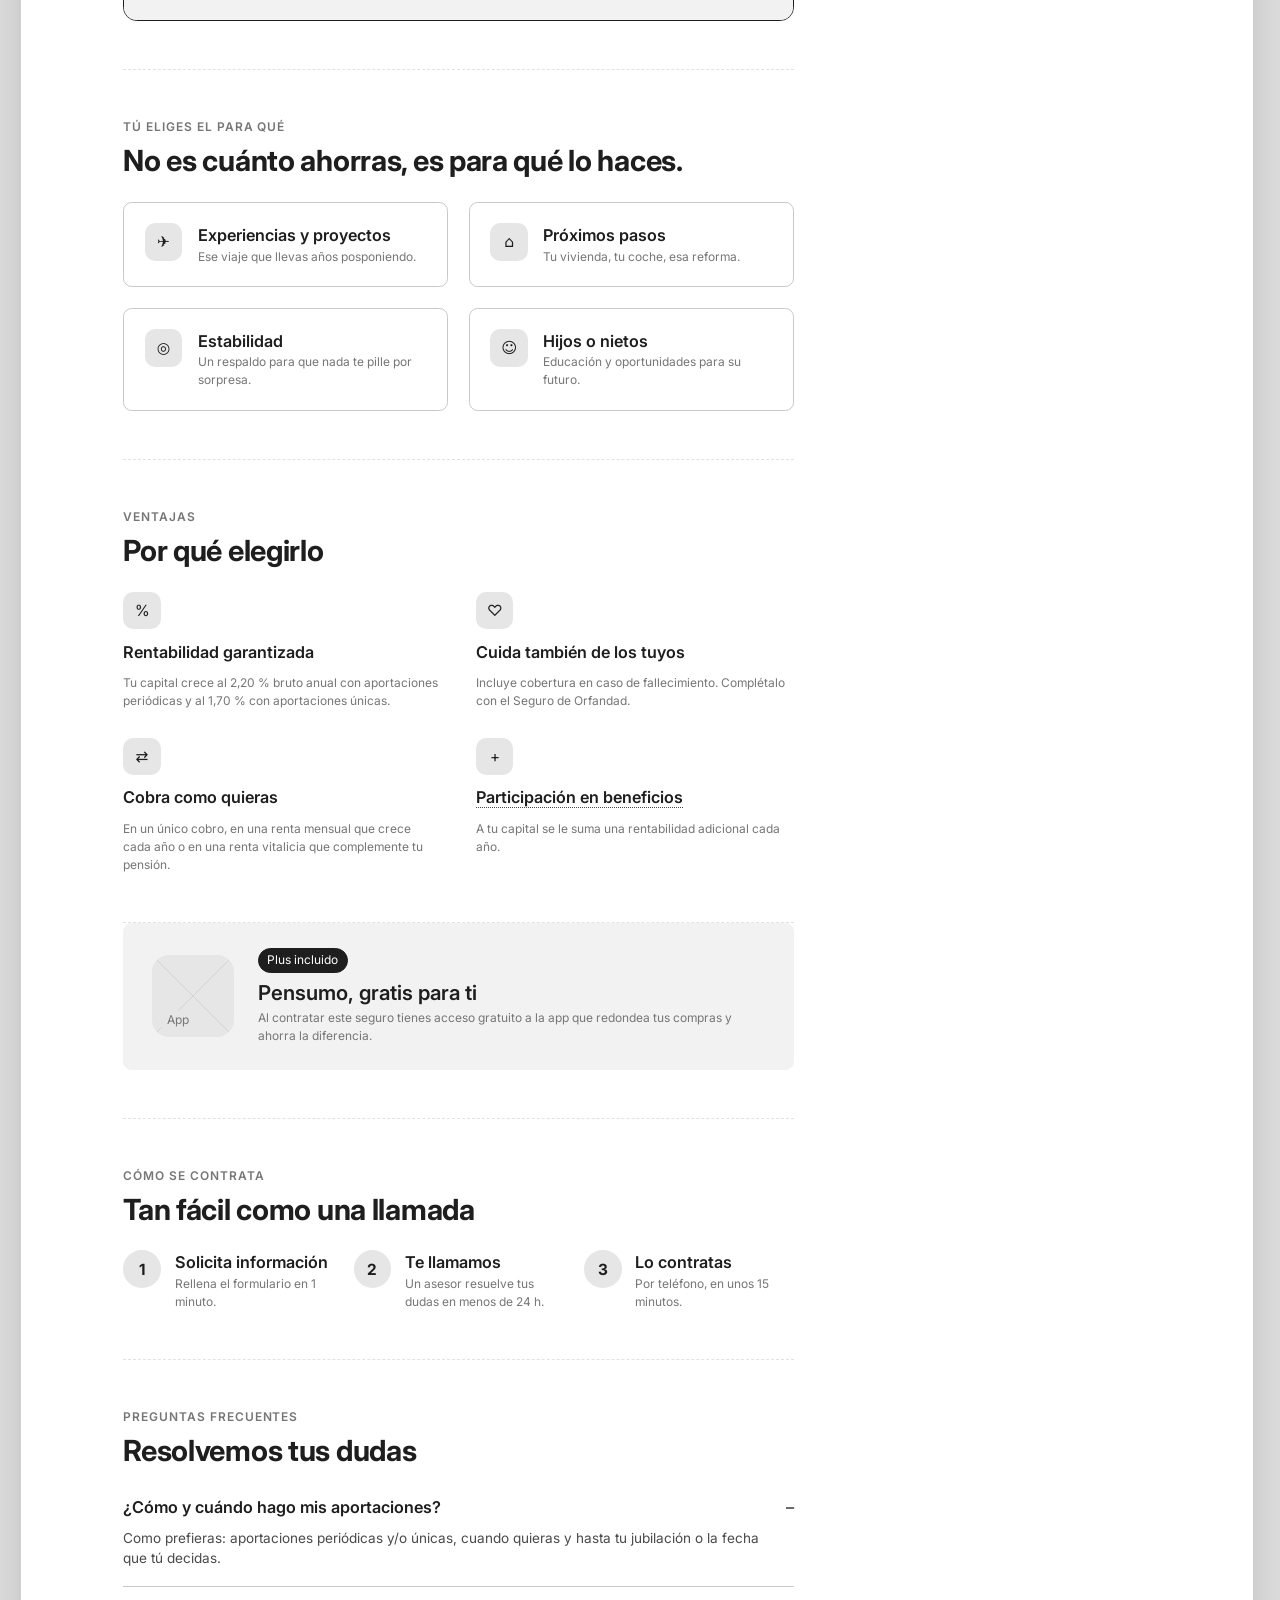
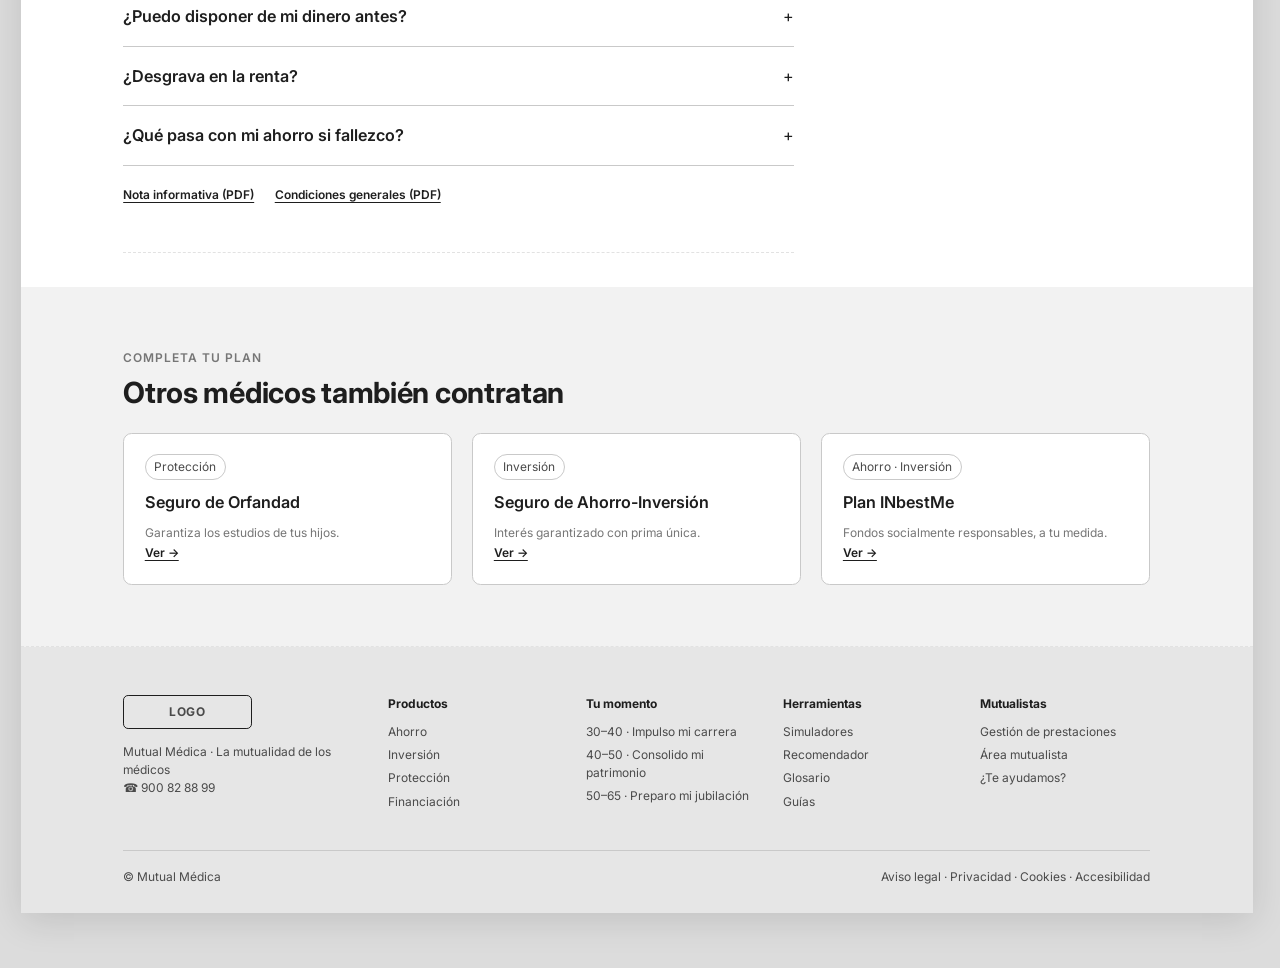
<file: wireframes/seguro-ahorro-garantizado.html>
<!DOCTYPE html>
<html lang="es">
<head>
<meta charset="utf-8">
<meta name="viewport" content="width=device-width, initial-scale=1">
<meta name="robots" content="noindex, nofollow">
<title>Wireframe · Seguro de Ahorro Garantizado · Futuro del Médico</title>
<link rel="preconnect" href="https://fonts.googleapis.com">
<link href="https://fonts.googleapis.com/css2?family=Inter:wght@400;500;600;700&display=swap" rel="stylesheet">
<link rel="stylesheet" href="../css/wire.css">
<style>
  .crumbs{padding:20px 120px;font-size:var(--fs-xs);color:var(--ink-3)}
  .layout{display:grid;grid-template-columns:1fr 360px;gap:56px;width:1200px;margin:0 auto}
  .layout section{padding:56px 0}
  .aside{position:sticky;top:64px;align-self:start;margin-top:56px}
  .fact{padding:16px 20px;border:1px solid var(--line);border-radius:var(--r)}
  .fact b{display:block;font-size:var(--fs-l)}
  .calc{border:2px solid var(--ink);border-radius:16px;overflow:hidden}
  .calc-in{padding:36px;display:grid;gap:28px}
  .calc-out{background:var(--fill);padding:36px}
  .yrs{display:flex;gap:8px}
  .yrs button{height:36px;padding:0 14px;border-radius:999px;border:1px solid var(--line);background:#fff;font-size:var(--fs-xs);font-weight:600;cursor:pointer}
  .yrs button[aria-pressed="true"]{background:var(--ink);color:#fff;border-color:var(--ink)}
  .num{display:flex;align-items:center;border:1px solid var(--line);border-radius:8px;height:52px;padding:0 14px;width:170px;background:#fff}
  .num input{border:0;outline:0;width:100%;font-size:var(--fs-l);font-weight:700;background:none}
  .rate{display:flex;align-items:center;gap:12px;padding:14px 18px;border-radius:10px;background:var(--fill);font-size:var(--fs-xs)}
  .rate b{font-size:var(--fs-l)}
  .chart{height:180px;display:flex;align-items:flex-end;gap:3px;margin:24px 0 8px;border-bottom:1px solid var(--line)}
  .chart .bar{flex:1;background:var(--fill-3);border-radius:3px 3px 0 0;display:flex;align-items:flex-end;min-height:2px}
  .chart .bar i{display:block;width:100%;background:var(--ink-3);border-radius:3px 3px 0 0}
  .legend{display:flex;gap:20px;font-size:var(--fs-xs);color:var(--ink-2)}
  .legend span::before{content:"";display:inline-block;width:10px;height:10px;border-radius:2px;margin-right:6px;vertical-align:-1px}
  .legend .a::before{background:var(--ink-3)}.legend .b::before{background:var(--fill-3)}
  .res{display:grid;grid-template-columns:1.3fr 1fr 1fr;gap:16px;align-items:end}
  .res p b{display:block;font-size:var(--fs-l)}
  .step{display:flex;gap:16px}
  .step .ico{border-radius:50%;font-weight:700}
</style>
</head>
<body>

<div class="deck-bar">
  <a href="../index.html"><strong>Caso práctico · Mutual Médica</strong></a>
  <span class="muted">Wireframes desktop 1440</span>
  <nav>
    <a href="home.html">1 · Home</a>
    <a href="ahorro.html">2 · Categoría Ahorro</a>
    <a href="seguro-ahorro-garantizado.html" aria-current="page">3 · Producto</a>
  </nav>
  <button data-toggle-notes aria-pressed="false" class="notes-btn"><span class="dot"></span>Mostrar anotaciones UX</button>
</div>

<main class="canvas">

  <div class="topbar">
    <div class="row"><span>Fundación</span><span>Web Mutual Médica</span><span>Actualidad</span></div>
    <div class="row"><span>☎ 900 82 88 99 · L-V 8-20 h</span><span>ES ▾</span><span>⌕</span></div>
  </div>
  <header class="header">
    <div class="logo">LOGO</div>
    <nav class="menu">
      <a style="text-decoration:underline;text-underline-offset:8px;text-decoration-thickness:2px">Productos <span class="caret">▼</span></a>
      <a>Tu momento <span class="caret">▼</span></a>
      <a>Simuladores</a>
      <a>Aprende</a>
      <a>¿Te ayudamos?</a>
    </nav>
    <div class="keep"><a>Gestión de prestaciones</a><a class="dark">Área mutualista</a></div>
  </header>

  <div class="crumbs">Inicio  /  Productos  /  Ahorro  /  <b style="color:var(--ink)">Seguro de Ahorro Garantizado</b></div>

  <!-- HERO PRODUCTO -->
  <section style="padding:24px 0 56px">
    <span class="n" style="left:76px;top:10px">1</span>
    <div class="wrap grid" style="grid-template-columns:1.15fr .85fr;gap:56px;align-items:center">
      <div>
        <div class="row" style="gap:8px;margin-bottom:16px"><span class="tag">Ahorro</span><span class="tag">Riesgo bajo</span><span class="tag dark">Incluye Pensumo gratis</span></div>
        <h1>Seguro de Ahorro Garantizado</h1>
        <p class="lead" style="margin:18px 0 28px">El máximo ahorro, siempre disponible y con rentabilidad garantizada: ahorra cada mes para tus metas o tu jubilación al 2,20&nbsp;%, sin riesgo y decidiendo tú cómo cobrarlo.</p>
        <div class="row"><a class="btn primary" href="#calc">Calcular mi ahorro ↓</a><a class="btn">Quiero que me llaméis</a></div>
      </div>
      <div class="img" style="height:340px"><span>Foto · médica/o joven planificando</span></div>
    </div>
    <div class="wrap grid g4" style="margin-top:40px">
      <span class="n" style="left:-36px;top:14px">2</span>
      <div class="fact"><b>2,20&nbsp;%</b><span class="small muted">interés bruto anual en aportaciones periódicas</span></div>
      <div class="fact"><b>1,70&nbsp;%</b><span class="small muted">interés bruto anual en aportaciones únicas</span></div>
      <div class="fact"><b>Siempre disponible</b><span class="small muted">tu capital, cuando lo decidas</span></div>
      <div class="fact"><b>Capital o renta</b><span class="small muted">tú eliges cómo cobrarlo</span></div>
    </div>
  </section>

  <div class="layout">
    <div>
      <!-- CALCULADORA -->
      <section id="calc" style="padding-top:24px">
        <span class="n" style="left:-36px;top:30px">3</span>
        <p class="eyebrow">Calculadora de ahorro</p>
        <h2 style="margin-bottom:8px">¿Cuánto vas a conseguir?</h2>
        <p class="muted" style="margin-bottom:28px">Elige cuánto quieres aportar al mes y durante cuánto tiempo.</p>

        <div class="calc" data-calc>
          <div class="calc-in">
            <div>
              <div class="row" style="justify-content:space-between;margin-bottom:14px">
                <label class="field" for="mnum" style="font-size:var(--fs-s)">Aportación mensual</label>
                <div class="num"><input id="mnum" name="monthly-num" type="number" min="30" max="1000" value="150" aria-label="Aportación mensual en euros"><span>€/mes</span></div>
              </div>
              <input type="range" name="monthly" min="30" max="1000" step="10" value="150" aria-label="Aportación mensual">
              <div class="row small muted" style="justify-content:space-between;margin-top:6px"><span>30 €</span><span>1.000 €</span></div>
            </div>
            <div>
              <div class="row" style="justify-content:space-between;margin-bottom:14px">
                <span class="field" style="font-size:var(--fs-s)">Durante <span data-out="years" style="font-size:var(--fs-l)"></span></span>
                <div class="yrs"><button data-years-set="5">5</button><button data-years-set="10">10</button><button data-years-set="20">20</button><button data-years-set="30">30 años</button></div>
              </div>
              <input type="range" name="years" min="1" max="40" value="20" aria-label="Número de años">
            </div>
            <div class="rate">
              <span class="n" style="position:static;margin-right:4px">4</span>
              <div class="ico sm">%</div>
              <div style="flex:1">Tipo de interés técnico garantizado<br><span class="muted">Fijo, para aportaciones periódicas</span></div>
              <b>2,20&nbsp;%</b><span class="muted">bruto anual</span>
            </div>
          </div>
          <div class="calc-out">
            <div class="res">
              <div><p class="muted">Capital final estimado</p><p data-out="total" style="font-size:var(--fs-xxl);font-weight:700;line-height:1.1"></p></div>
              <p class="small muted">Total aportado<b data-out="paid" style="color:var(--ink)"></b></p>
              <p class="small muted">Intereses generados<b data-out="interest" style="color:var(--ink)"></b></p>
            </div>
            <div class="chart" data-out="chart" aria-hidden="true"></div>
            <div class="row" style="justify-content:space-between">
              <div class="legend"><span class="a">Lo que aportas</span><span class="b">Intereses</span></div>
              <span class="small muted">Años →</span>
            </div>
            <div class="row" style="margin-top:28px;justify-content:space-between">
              <p class="small muted" style="max-width:420px">Cálculo orientativo con un interés técnico bruto anual del 2,20&nbsp;%, sin incluir la participación en beneficios ni fiscalidad.</p>
              <a class="btn primary" href="#form">Quiero empezar a ahorrar →</a>
            </div>
          </div>
        </div>
      </section>

      <!-- PARA QUÉ -->
      <section>
        <span class="n" style="left:-36px;top:60px">5</span>
        <p class="eyebrow">Tú eliges el para qué</p>
        <h2 style="margin-bottom:28px">No es cuánto ahorras, es para qué lo haces.</h2>
        <div class="grid g2">
          <div class="card row" style="gap:18px;align-items:flex-start"><div class="ico">✈</div><div><h4>Experiencias y proyectos</h4><p class="small muted">Ese viaje que llevas años posponiendo.</p></div></div>
          <div class="card row" style="gap:18px;align-items:flex-start"><div class="ico">⌂</div><div><h4>Próximos pasos</h4><p class="small muted">Tu vivienda, tu coche, esa reforma.</p></div></div>
          <div class="card row" style="gap:18px;align-items:flex-start"><div class="ico">◎</div><div><h4>Estabilidad</h4><p class="small muted">Un respaldo para que nada te pille por sorpresa.</p></div></div>
          <div class="card row" style="gap:18px;align-items:flex-start"><div class="ico">☺</div><div><h4>Hijos o nietos</h4><p class="small muted">Educación y oportunidades para su futuro.</p></div></div>
        </div>
      </section>

      <!-- VENTAJAS -->
      <section>
        <span class="n" style="left:-36px;top:60px">6</span>
        <p class="eyebrow">Ventajas</p>
        <h2 style="margin-bottom:28px">Por qué elegirlo</h2>
        <div class="grid g2" style="gap:32px 40px">
          <div class="stack"><div class="ico">%</div><h4>Rentabilidad garantizada</h4><p class="muted small">Tu capital crece al 2,20&nbsp;% bruto anual con aportaciones periódicas y al 1,70&nbsp;% con aportaciones únicas.</p></div>
          <div class="stack"><div class="ico">♡</div><h4>Cuida también de los tuyos</h4><p class="muted small">Incluye cobertura en caso de fallecimiento. Complétalo con el Seguro de Orfandad.</p></div>
          <div class="stack"><div class="ico">⇄</div><h4>Cobra como quieras</h4><p class="muted small">En un único cobro, en una renta mensual que crece cada año o en una renta vitalicia que complemente tu pensión.</p></div>
          <div class="stack"><div class="ico">+</div><h4><span class="gl" tabindex="0" data-tip="Como mutualidad sin accionistas, parte de los beneficios se suman a tu ahorro.">Participación en beneficios</span></h4><p class="muted small">A tu capital se le suma una rentabilidad adicional cada año.</p></div>
        </div>
      </section>

      <!-- PENSUMO -->
      <section style="padding-top:0">
        <span class="n" style="left:-36px;top:10px">7</span>
        <div class="card fill row" style="padding:28px 32px;gap:28px">
          <div class="img" style="width:96px;height:96px;flex:none;border-radius:20px"><span>App</span></div>
          <div style="flex:1"><span class="tag dark">Plus incluido</span><h3 style="margin:8px 0 4px">Pensumo, gratis para ti</h3><p class="small muted">Al contratar este seguro tienes acceso gratuito a la app que redondea tus compras y ahorra la diferencia.</p></div>
        </div>
      </section>

      <!-- CÓMO SE CONTRATA -->
      <section>
        <span class="n" style="left:-36px;top:60px">8</span>
        <p class="eyebrow">Cómo se contrata</p>
        <h2 style="margin-bottom:28px">Tan fácil como una llamada</h2>
        <div class="grid g3">
          <div class="step"><div class="ico">1</div><div><h4>Solicita información</h4><p class="small muted">Rellena el formulario en 1 minuto.</p></div></div>
          <div class="step"><div class="ico">2</div><div><h4>Te llamamos</h4><p class="small muted">Un asesor resuelve tus dudas en menos de 24 h.</p></div></div>
          <div class="step"><div class="ico">3</div><div><h4>Lo contratas</h4><p class="small muted">Por teléfono, en unos 15 minutos.</p></div></div>
        </div>
      </section>

      <!-- FAQ -->
      <section>
        <span class="n" style="left:-36px;top:60px">9</span>
        <p class="eyebrow">Preguntas frecuentes</p>
        <h2 style="margin-bottom:12px">Resolvemos tus dudas</h2>
        <details open><summary>¿Cómo y cuándo hago mis aportaciones?</summary><p>Como prefieras: aportaciones periódicas y/o únicas, cuando quieras y hasta tu jubilación o la fecha que tú decidas.</p></details>
        <details><summary>¿Puedo disponer de mi dinero antes?</summary><p>Sí. Tu capital está siempre disponible: puedes recuperarlo cuando lo decidas.</p></details>
        <details><summary>¿Desgrava en la renta?</summary><p>Las aportaciones no desgravan. Los rendimientos solo tributan cuando cobras el ahorro, como rendimiento del capital mobiliario.</p></details>
        <details><summary>¿Qué pasa con mi ahorro si fallezco?</summary><p>Los beneficiarios que tú designes heredan el ahorro o la renta que te corresponde.</p></details>
        <div class="row small" style="margin-top:24px;gap:24px"><a class="link">Nota informativa (PDF)</a><a class="link">Condiciones generales (PDF)</a></div>
      </section>
    </div>

    <!-- ASIDE STICKY LEAD -->
    <aside class="aside">
      <span class="n" style="left:-14px;top:-14px">10</span>
      <div class="card" id="form" style="padding:28px;box-shadow:0 10px 30px rgba(0,0,0,.08)">
        <h3 style="margin-bottom:6px">Solicita información</h3>
        <p class="small muted" style="margin-bottom:20px">Te llamamos sin compromiso.</p>
        <div class="stack">
          <label class="field">Nombre<span class="input">Tu nombre</span></label>
          <label class="field">Teléfono<span class="input">600 000 000</span></label>
          <label class="field">¿Cuándo te llamamos?<span class="input">Mañana · Tarde ▾</span></label>
          <div class="card fill small" style="padding:12px 14px">Tu simulación: <b>150 €/mes · 20 años</b> se enviará al asesor.</div>
          <span class="check"><i></i>Acepto la política de privacidad</span>
          <a class="btn primary" style="width:100%;justify-content:center">Quiero que me llaméis</a>
        </div>
        <p class="small" style="text-align:center;margin-top:16px">o llama gratis al <b>900 82 88 99</b></p>
      </div>
    </aside>
  </div>

  <!-- RELACIONADOS -->
  <section style="background:var(--fill);margin-top:40px">
    <span class="n" style="left:76px;top:60px">11</span>
    <div class="wrap">
      <p class="eyebrow">Completa tu plan</p>
      <h2 style="margin-bottom:28px">Otros médicos también contratan</h2>
      <div class="grid g3">
        <div class="card stack"><span class="tag">Protección</span><h4>Seguro de Orfandad</h4><p class="small muted">Garantiza los estudios de tus hijos.</p><a class="link small">Ver →</a></div>
        <div class="card stack"><span class="tag">Inversión</span><h4>Seguro de Ahorro-Inversión</h4><p class="small muted">Interés garantizado con prima única.</p><a class="link small">Ver →</a></div>
        <div class="card stack"><span class="tag">Ahorro · Inversión</span><h4>Plan INbestMe</h4><p class="small muted">Fondos socialmente responsables, a tu medida.</p><a class="link small">Ver →</a></div>
      </div>
    </div>
  </section>

  <footer class="footer">
    <div class="cols">
      <div><div class="logo" style="margin-bottom:16px">LOGO</div><p>Mutual Médica · La mutualidad de los médicos<br>☎ 900 82 88 99</p></div>
      <div><h5>Productos</h5><ul><li>Ahorro</li><li>Inversión</li><li>Protección</li><li>Financiación</li></ul></div>
      <div><h5>Tu momento</h5><ul><li>30–40 · Impulso mi carrera</li><li>40–50 · Consolido mi patrimonio</li><li>50–65 · Preparo mi jubilación</li></ul></div>
      <div><h5>Herramientas</h5><ul><li>Simuladores</li><li>Recomendador</li><li>Glosario</li><li>Guías</li></ul></div>
      <div><h5>Mutualistas</h5><ul><li>Gestión de prestaciones</li><li>Área mutualista</li><li>¿Te ayudamos?</li></ul></div>
    </div>
    <div class="row" style="justify-content:space-between;border-top:1px solid var(--line);padding-top:20px"><span>© Mutual Médica</span><span>Aviso legal · Privacidad · Cookies · Accesibilidad</span></div>
  </footer>
</main>

<aside class="notes-panel" aria-label="Anotaciones UX">
  <h4>Anotaciones · Seguro de Ahorro Garantizado</h4>
  <ol>
    <li><b>Hero de producto</b> con etiquetas de riesgo y el plus de Pensumo, más un CTA que baja directo a la calculadora.</li>
    <li><b>Datos clave escaneables:</b> las 4 respuestas que el médico busca antes de decidir.</li>
    <li><b>Calculadora protagonista.</b> Slider + campo numérico (accesible y preciso), atajos de años y resultado en tiempo real con capital, aportado e intereses.</li>
    <li><b>Tipo de interés del 2,20&nbsp;% visible</b> dentro de la calculadora, como pide el cliente, junto a la aclaración de que es bruto y garantizado.</li>
    <li><b>Metas emocionales</b> reutilizando el mensaje actual de marca: "No es cuánto ahorras, es para qué lo haces".</li>
    <li><b>Ventajas</b> con glosario contextual para términos técnicos.</li>
    <li><b>Pensumo</b> como plus informativo, sin robar protagonismo al producto.</li>
    <li><b>Proceso de contratación</b> explicado: elimina la incertidumbre de la venta telefónica.</li>
    <li><b>FAQ + documentación legal</b> (transparencia y cumplimiento normativo).</li>
    <li><b>Formulario sticky</b> siempre visible. Envía la simulación al asesor, así la llamada empieza con contexto y aumenta la conversión.</li>
    <li><b>Venta cruzada</b> para aumentar el valor por cliente.</li>
  </ol>
</aside>

<script src="../js/app.js"></script>
</body>
</html>
</file>
<file: css/wire.css>
/* Wireframes · Mutual Médica · escala de grises, desktop 1440 */
:root{
  --ink:#1e1e1e; --ink-2:#4a4a4a; --ink-3:#767676;
  --line:#c9c9c9; --line-2:#e2e2e2;
  --fill:#f2f2f2; --fill-2:#e6e6e6; --fill-3:#d4d4d4;
  --paper:#ffffff; --desk:#dcdcdc;
  --note:#ff5a36; /* solo para anotaciones UX */
  --r:10px;
  --fs-xs:14px; --fs-s:16px; --fs-m:19px; --fs-l:24px; --fs-xl:34px; --fs-xxl:48px;
}
*{box-sizing:border-box;margin:0;padding:0}
html{scroll-behavior:smooth}
body{font-family:"Inter",system-ui,sans-serif;font-size:var(--fs-s);line-height:1.5;color:var(--ink);background:var(--desk)}
a{color:inherit;text-decoration:none}
button,input,select{font:inherit;color:inherit}

/* barra de presentación (fuera del wireframe) */
.deck-bar{position:sticky;top:0;z-index:50;display:flex;align-items:center;gap:16px;padding:10px 24px;background:#111;color:#fff;font-size:var(--fs-xs)}
.deck-bar strong{font-weight:600}
.deck-bar nav{display:flex;gap:4px;margin-left:auto}
.deck-bar nav a{padding:6px 12px;border-radius:999px;color:#bbb}
.deck-bar nav a[aria-current]{background:#fff;color:#111}
.deck-bar button{border:1px solid #555;background:none;color:#fff;border-radius:999px;padding:6px 14px;cursor:pointer}
.deck-bar button[aria-pressed="true"]{background:var(--note);border-color:var(--note)}

.canvas{width:1440px;margin:32px auto 64px;background:var(--paper);box-shadow:0 10px 40px rgba(0,0,0,.12);position:relative}
.wrap{width:1200px;margin:0 auto}
section{padding:72px 0;border-bottom:1px dashed var(--line-2);position:relative}

/* tipografía */
.eyebrow{font-size:var(--fs-xs);letter-spacing:.08em;text-transform:uppercase;color:var(--ink-3);font-weight:600;margin-bottom:10px}
h1{font-size:var(--fs-xxl);line-height:1.1;font-weight:700;letter-spacing:-.02em}
h2{font-size:var(--fs-xl);line-height:1.15;font-weight:700;letter-spacing:-.01em}
h3{font-size:var(--fs-l);line-height:1.25;font-weight:600}
h4{font-size:var(--fs-m);font-weight:600}
.lead{font-size:var(--fs-m);color:var(--ink-2);max-width:620px}
.muted{color:var(--ink-3)}
.small{font-size:var(--fs-xs)}
.sec-head{display:flex;justify-content:space-between;align-items:end;gap:40px;margin-bottom:40px}
.sec-head p{max-width:520px;color:var(--ink-2)}

/* primitivos de wireframe */
.img{background:var(--fill-2);position:relative;border-radius:var(--r);overflow:hidden}
.img::before,.img::after{content:"";position:absolute;inset:0;background:linear-gradient(to top right,transparent calc(50% - .5px),var(--fill-3) 50%,transparent calc(50% + .5px)),linear-gradient(to top left,transparent calc(50% - .5px),var(--fill-3) 50%,transparent calc(50% + .5px))}
.img span{position:absolute;left:12px;bottom:10px;font-size:var(--fs-xs);color:var(--ink-3);z-index:1;background:var(--fill-2);padding:0 6px}
.ico{width:44px;height:44px;border-radius:12px;background:var(--fill-2);display:grid;place-items:center;font-size:18px;flex:none}
.ico.sm{width:32px;height:32px;border-radius:8px;font-size:14px}
.line{height:10px;background:var(--fill-2);border-radius:4px;margin:8px 0}
.card{border:1px solid var(--line);border-radius:var(--r);padding:24px;background:var(--paper)}
.card.fill{background:var(--fill);border-color:var(--fill)}
.tag{display:inline-flex;align-items:center;gap:6px;font-size:var(--fs-xs);padding:3px 10px;border-radius:999px;border:1px solid var(--line);color:var(--ink-2)}
.tag.dark{background:var(--ink);color:#fff;border-color:var(--ink)}

.btn{display:inline-flex;align-items:center;gap:8px;height:48px;padding:0 24px;border-radius:999px;border:1.5px solid var(--ink);font-weight:600;font-size:var(--fs-s);cursor:pointer;background:none}
.btn.primary{background:var(--ink);color:#fff}
.btn.sm{height:38px;padding:0 16px;font-size:var(--fs-xs)}
.link{font-weight:600;text-decoration:underline;text-underline-offset:4px}

.grid{display:grid;gap:24px}
.g2{grid-template-columns:repeat(2,1fr)}.g3{grid-template-columns:repeat(3,1fr)}.g4{grid-template-columns:repeat(4,1fr)}
.row{display:flex;gap:16px;align-items:center}
.stack>*+*{margin-top:12px}

/* header */
.topbar{display:flex;justify-content:space-between;align-items:center;height:40px;padding:0 120px;background:var(--fill);font-size:var(--fs-xs);color:var(--ink-2)}
.topbar .row{gap:24px}
.header{display:flex;align-items:center;height:80px;padding:0 120px;border-bottom:1px solid var(--line);gap:36px;position:relative}
.logo{width:150px;height:40px;border:1.5px solid var(--ink);border-radius:6px;display:grid;place-items:center;font-weight:700;font-size:var(--fs-xs);letter-spacing:.04em}
.menu{display:flex;gap:26px;font-weight:500;font-size:var(--fs-s)}
.menu a{display:flex;align-items:center;gap:4px}
.menu .caret{font-size:10px}
.header .keep{margin-left:auto;display:flex;gap:8px}
.keep a{display:flex;align-items:center;height:40px;padding:0 14px;border-radius:8px;font-size:var(--fs-xs);font-weight:600;background:var(--fill-2)}
.keep a.dark{background:var(--ink);color:#fff}

/* formularios */
.field{display:flex;flex-direction:column;gap:6px;font-size:var(--fs-xs);font-weight:600}
.input{height:48px;border:1px solid var(--line);border-radius:8px;padding:0 14px;display:flex;align-items:center;color:var(--ink-3);font-weight:400;font-size:var(--fs-s);background:#fff}
.check{display:flex;gap:10px;font-size:var(--fs-xs);color:var(--ink-2);align-items:flex-start}
.check i{width:18px;height:18px;border:1.5px solid var(--ink-2);border-radius:4px;flex:none;margin-top:2px}

/* slider */
input[type=range]{-webkit-appearance:none;appearance:none;width:100%;height:6px;background:var(--fill-3);border-radius:3px;outline-offset:6px}
input[type=range]::-webkit-slider-thumb{-webkit-appearance:none;width:22px;height:22px;border-radius:50%;background:var(--ink);cursor:pointer;border:3px solid #fff;box-shadow:0 0 0 1px var(--ink)}
input[type=range]::-moz-range-thumb{width:18px;height:18px;border-radius:50%;background:var(--ink);cursor:pointer;border:3px solid #fff}

/* acordeón */
details{border-bottom:1px solid var(--line);padding:20px 0}
summary{list-style:none;cursor:pointer;display:flex;justify-content:space-between;font-weight:600;font-size:var(--fs-m)}
summary::after{content:"+";font-weight:400}
details[open] summary::after{content:"–"}
details p{margin-top:10px;color:var(--ink-2);max-width:760px}

/* tooltip glosario */
.gl{border-bottom:1.5px dotted var(--ink-2);cursor:help;position:relative}
.gl:hover::after,.gl:focus::after{content:attr(data-tip);position:absolute;left:0;top:130%;width:280px;background:var(--ink);color:#fff;font-size:var(--fs-xs);font-weight:400;line-height:1.4;padding:10px 12px;border-radius:8px;z-index:5}

/* footer */
.footer{background:var(--fill-2);padding:56px 120px 32px;font-size:var(--fs-xs);color:var(--ink-2)}
.footer .cols{display:grid;grid-template-columns:1.4fr repeat(4,1fr);gap:32px;margin-bottom:40px}
.footer h5{font-size:var(--fs-xs);color:var(--ink);margin-bottom:12px}
.footer li{list-style:none;margin:6px 0}

/* flotantes */
.fab{position:absolute;right:32px;display:flex;flex-direction:column;gap:10px;align-items:flex-end;z-index:4}
.fab .pill{height:52px;padding:0 20px;border-radius:999px;background:var(--ink);color:#fff;display:flex;align-items:center;gap:10px;font-weight:600;box-shadow:0 6px 20px rgba(0,0,0,.2)}
.fab .pill.light{background:#fff;color:var(--ink);border:1px solid var(--line)}

/* anotaciones UX */
.n{position:absolute;width:28px;height:28px;border-radius:50%;background:var(--note);color:#fff;font-size:13px;font-weight:700;display:none;place-items:center;z-index:20;box-shadow:0 0 0 4px rgba(255,90,54,.2)}
body.notes .n{display:grid}
.notes-panel{display:none;position:fixed;right:20px;top:72px;bottom:20px;width:340px;overflow:auto;background:#fff;border-radius:14px;box-shadow:0 10px 40px rgba(0,0,0,.25);padding:24px;z-index:60;font-size:var(--fs-xs)}
body.notes .notes-panel{display:block}
.notes-panel h4{font-size:var(--fs-s);margin-bottom:14px}
.notes-panel ol{list-style:none;counter-reset:n}
.notes-panel li{counter-increment:n;position:relative;padding-left:38px;margin-bottom:14px;color:var(--ink-2)}
.notes-panel li b{color:var(--ink)}
.notes-panel li::before{content:counter(n);position:absolute;left:0;top:0;width:24px;height:24px;border-radius:50%;background:var(--note);color:#fff;font-weight:700;display:grid;place-items:center;font-size:12px}
@media (max-width:1500px){.canvas{margin-left:24px}}
@media print{.deck-bar,.notes-panel{display:none!important}body{background:#fff}.canvas{margin:0;box-shadow:none}}
[role=tab]{background:#fff}
[role=tab][aria-selected=true]{border:2px solid var(--ink);box-shadow:inset 0 -4px 0 var(--ink)}
[hidden]{display:none!important}
/* Botón de anotaciones destacado */
.deck-bar .notes-btn{display:inline-flex;align-items:center;gap:8px;background:var(--note);border-color:var(--note);font-weight:700;padding:8px 16px;font-size:14px}
.deck-bar .notes-btn .dot{width:18px;height:18px;border-radius:50%;background:#fff;color:var(--note);display:grid;place-items:center;font-size:11px}
.deck-bar .notes-btn .dot::before{content:"1"}
.deck-bar .notes-btn[aria-pressed="true"]{background:#fff;color:#111;border-color:#fff}
.deck-bar .notes-btn[aria-pressed="true"] .dot{background:var(--note);color:#fff}
</file>
